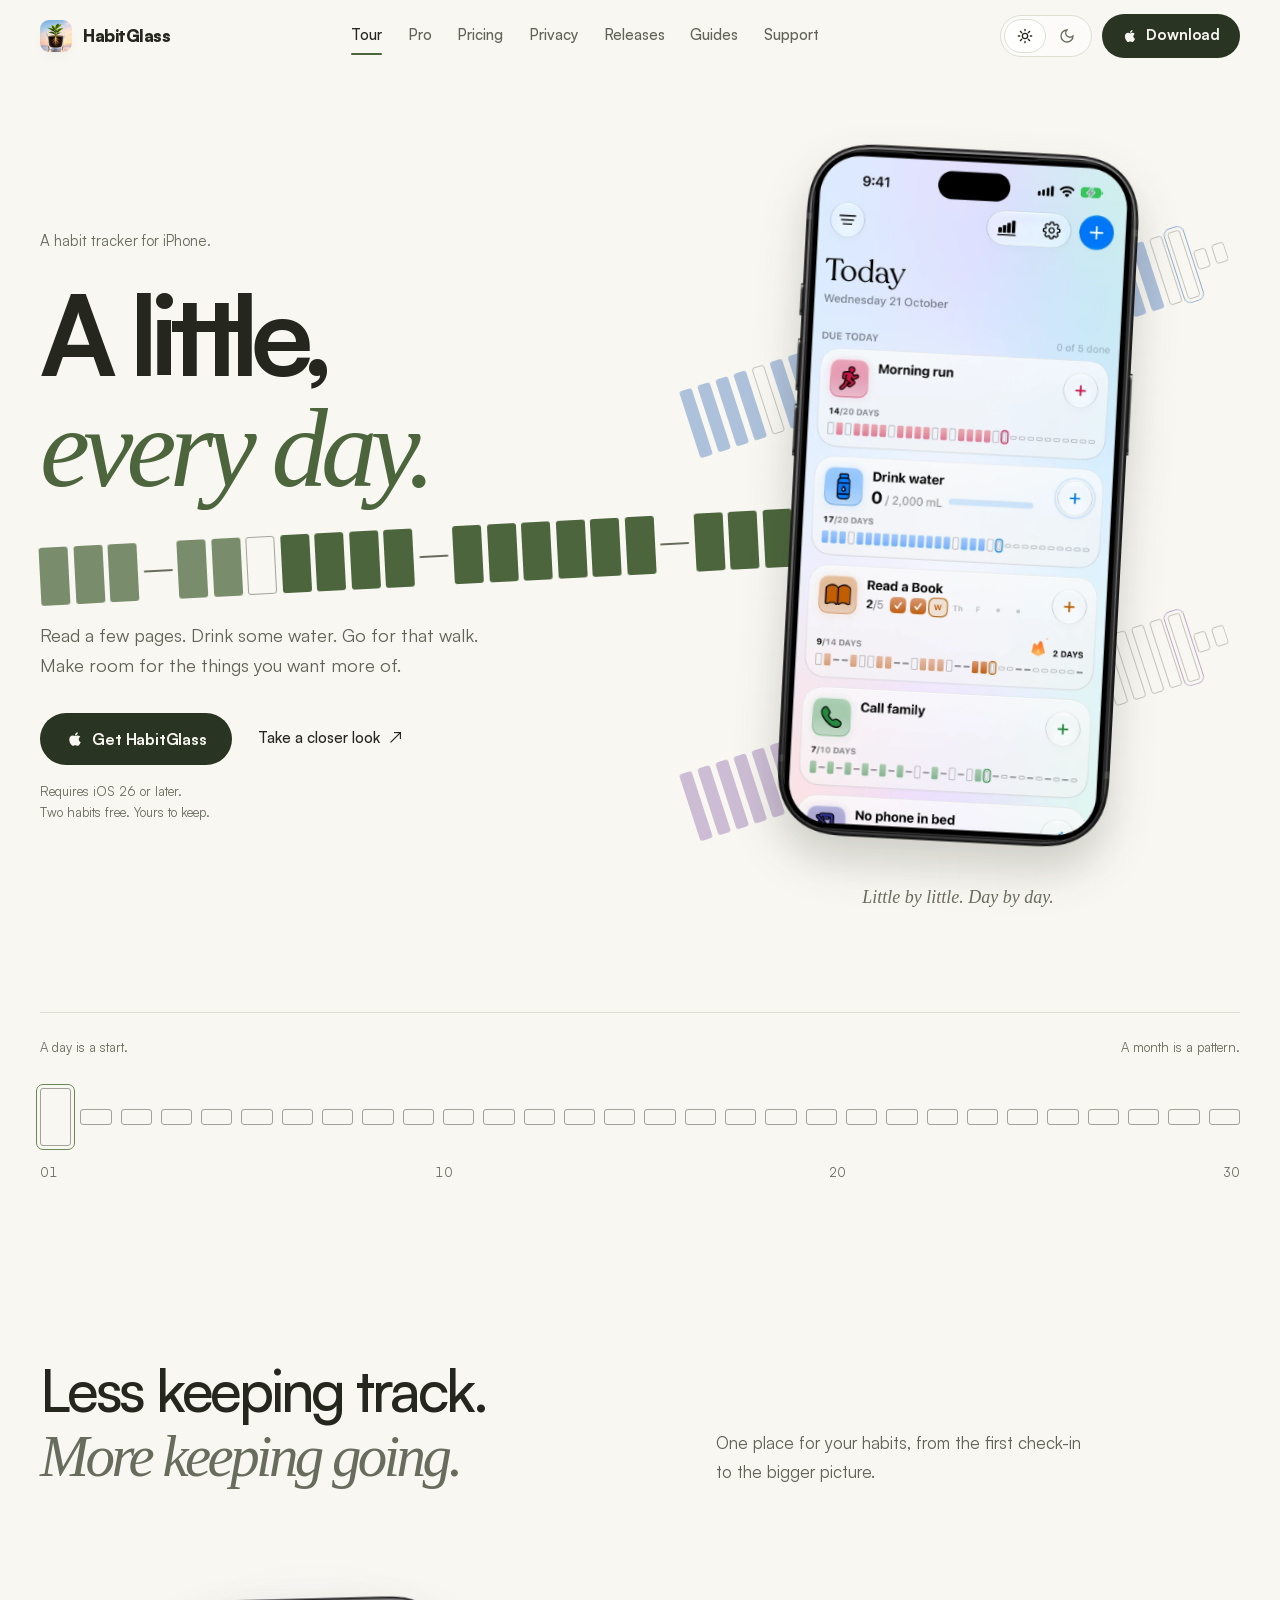
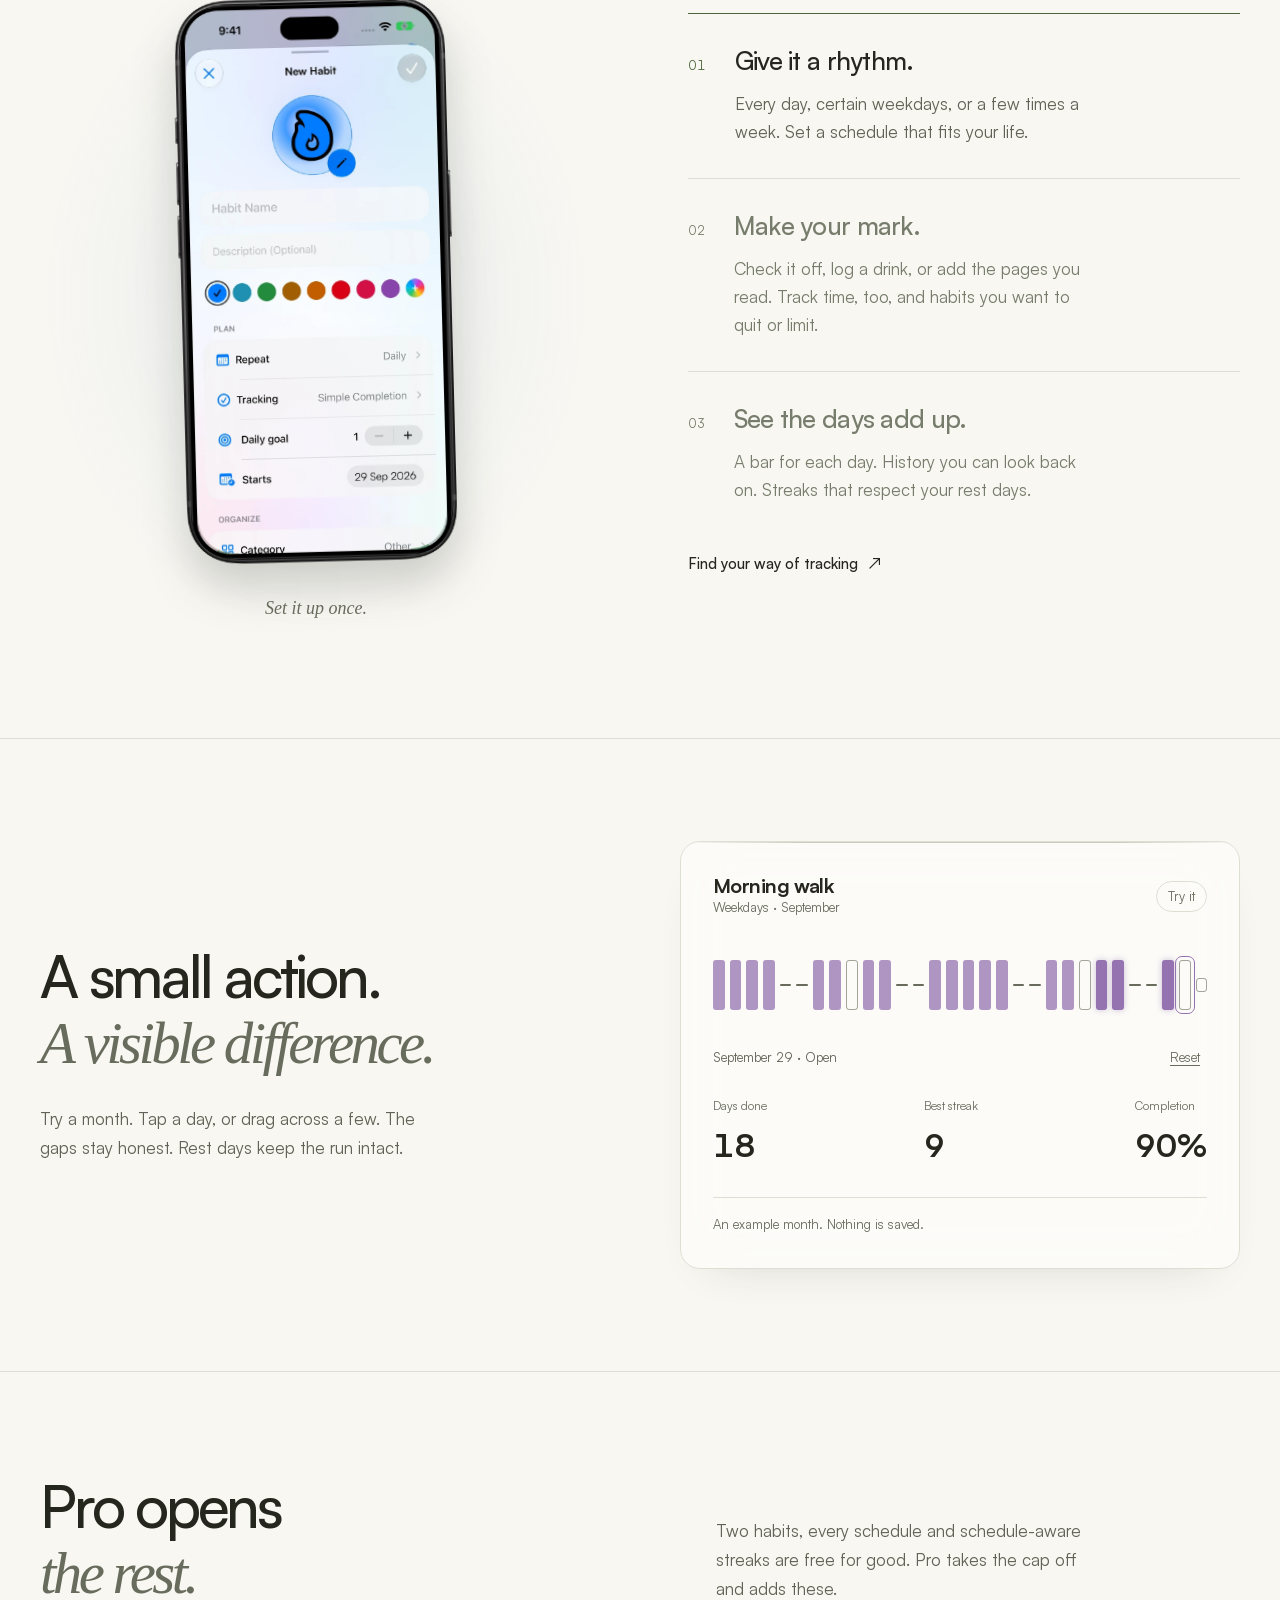
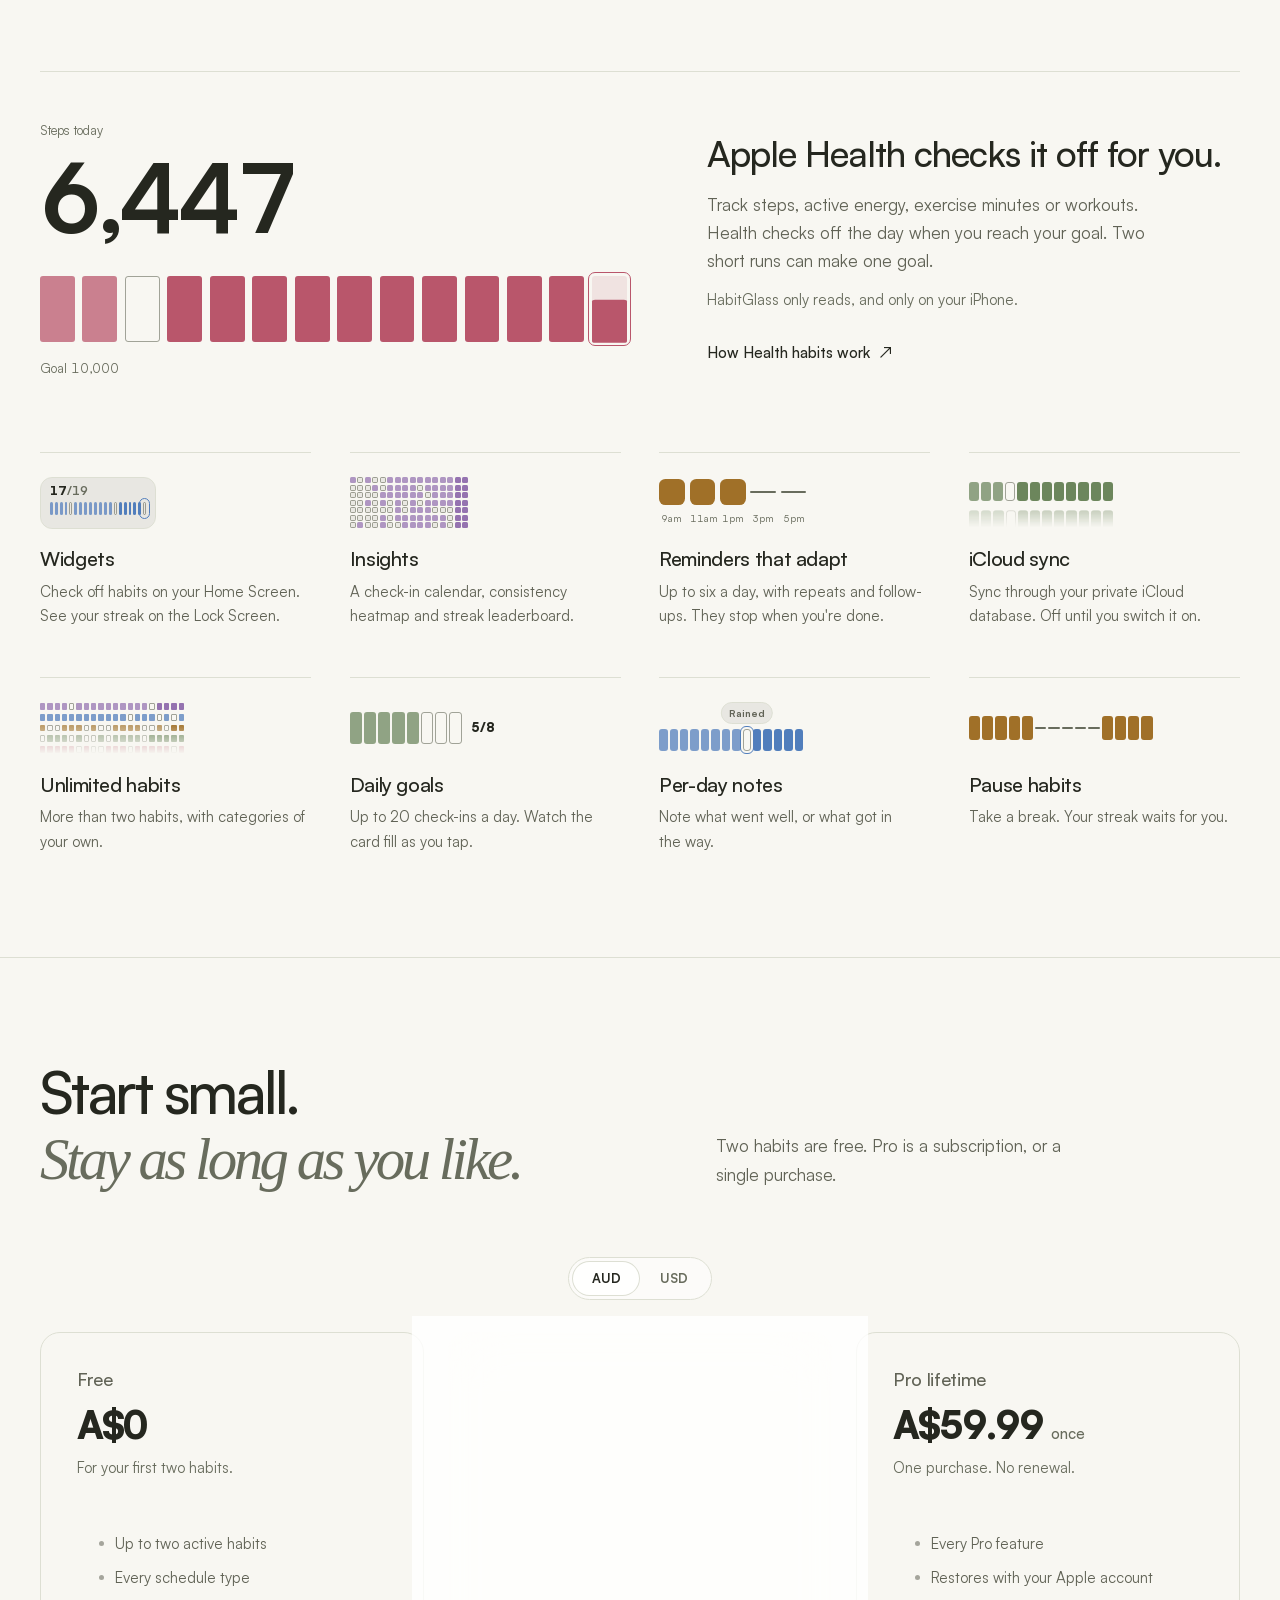
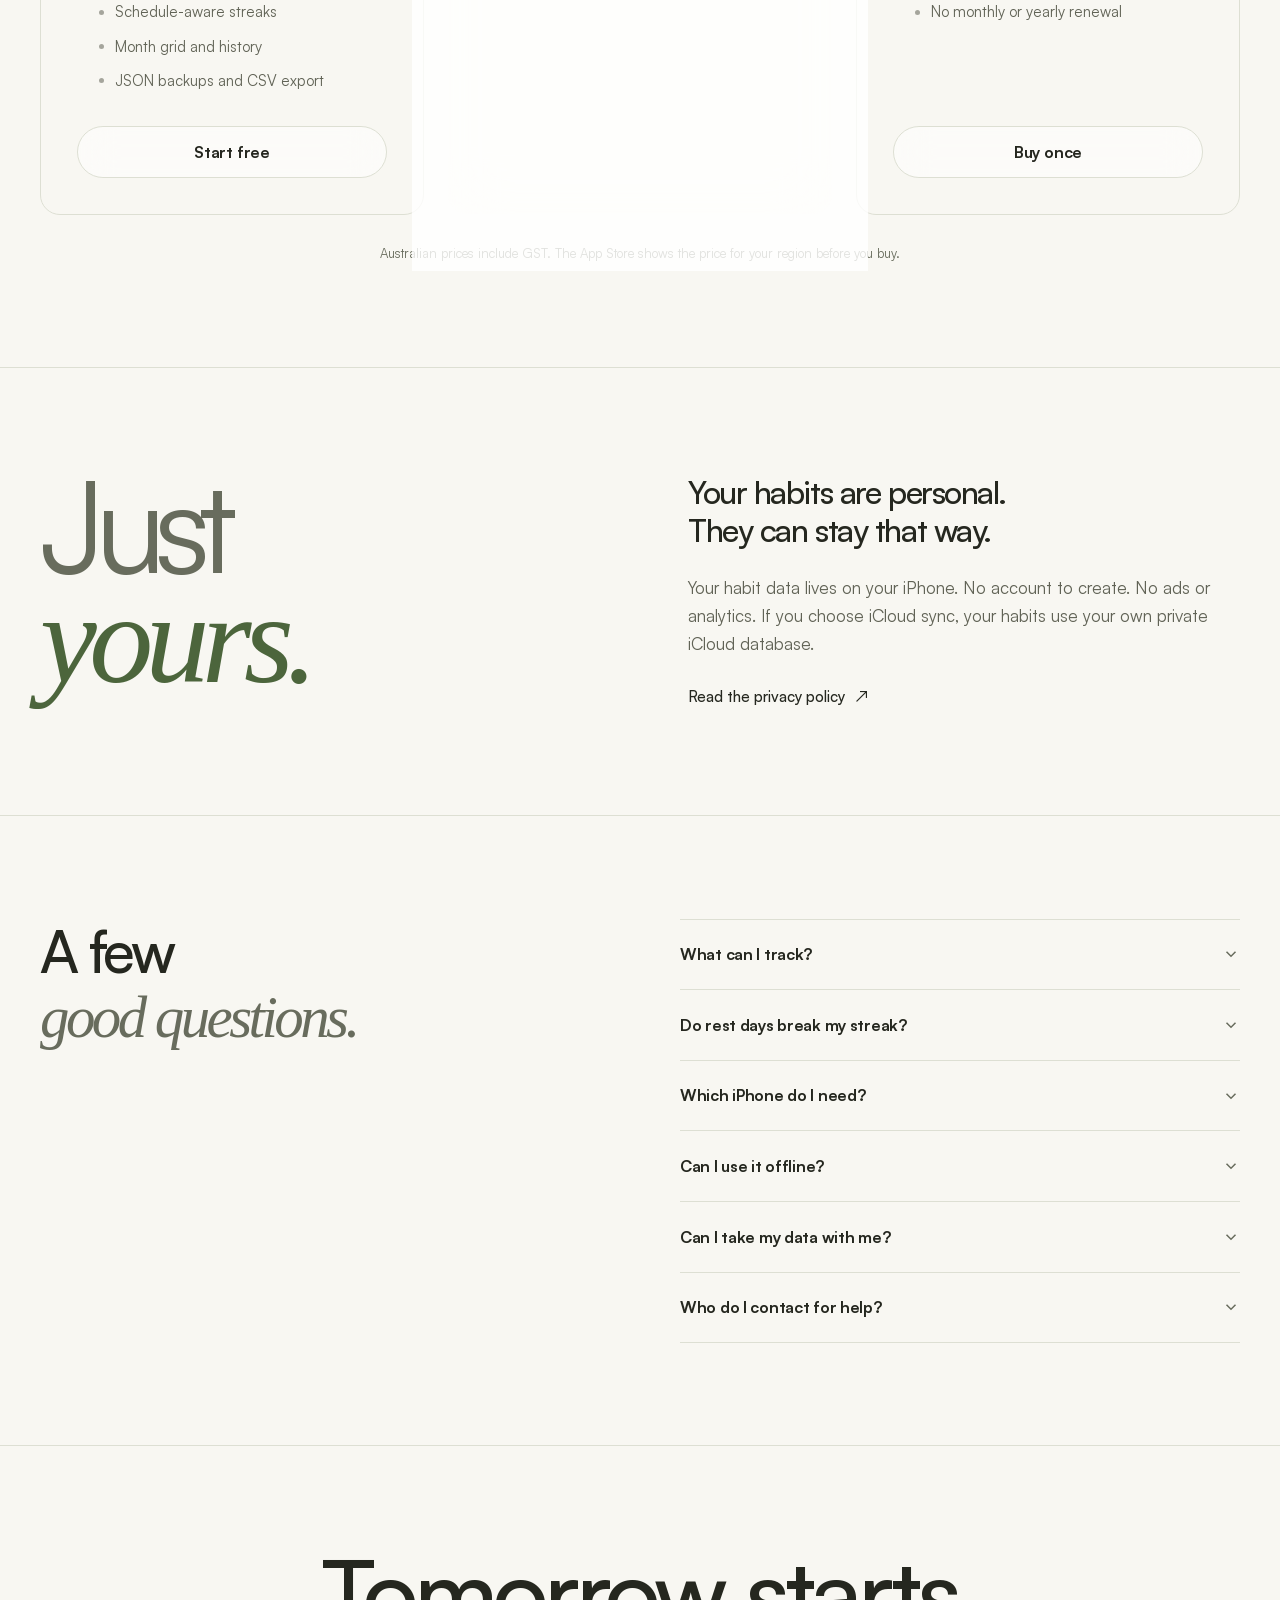
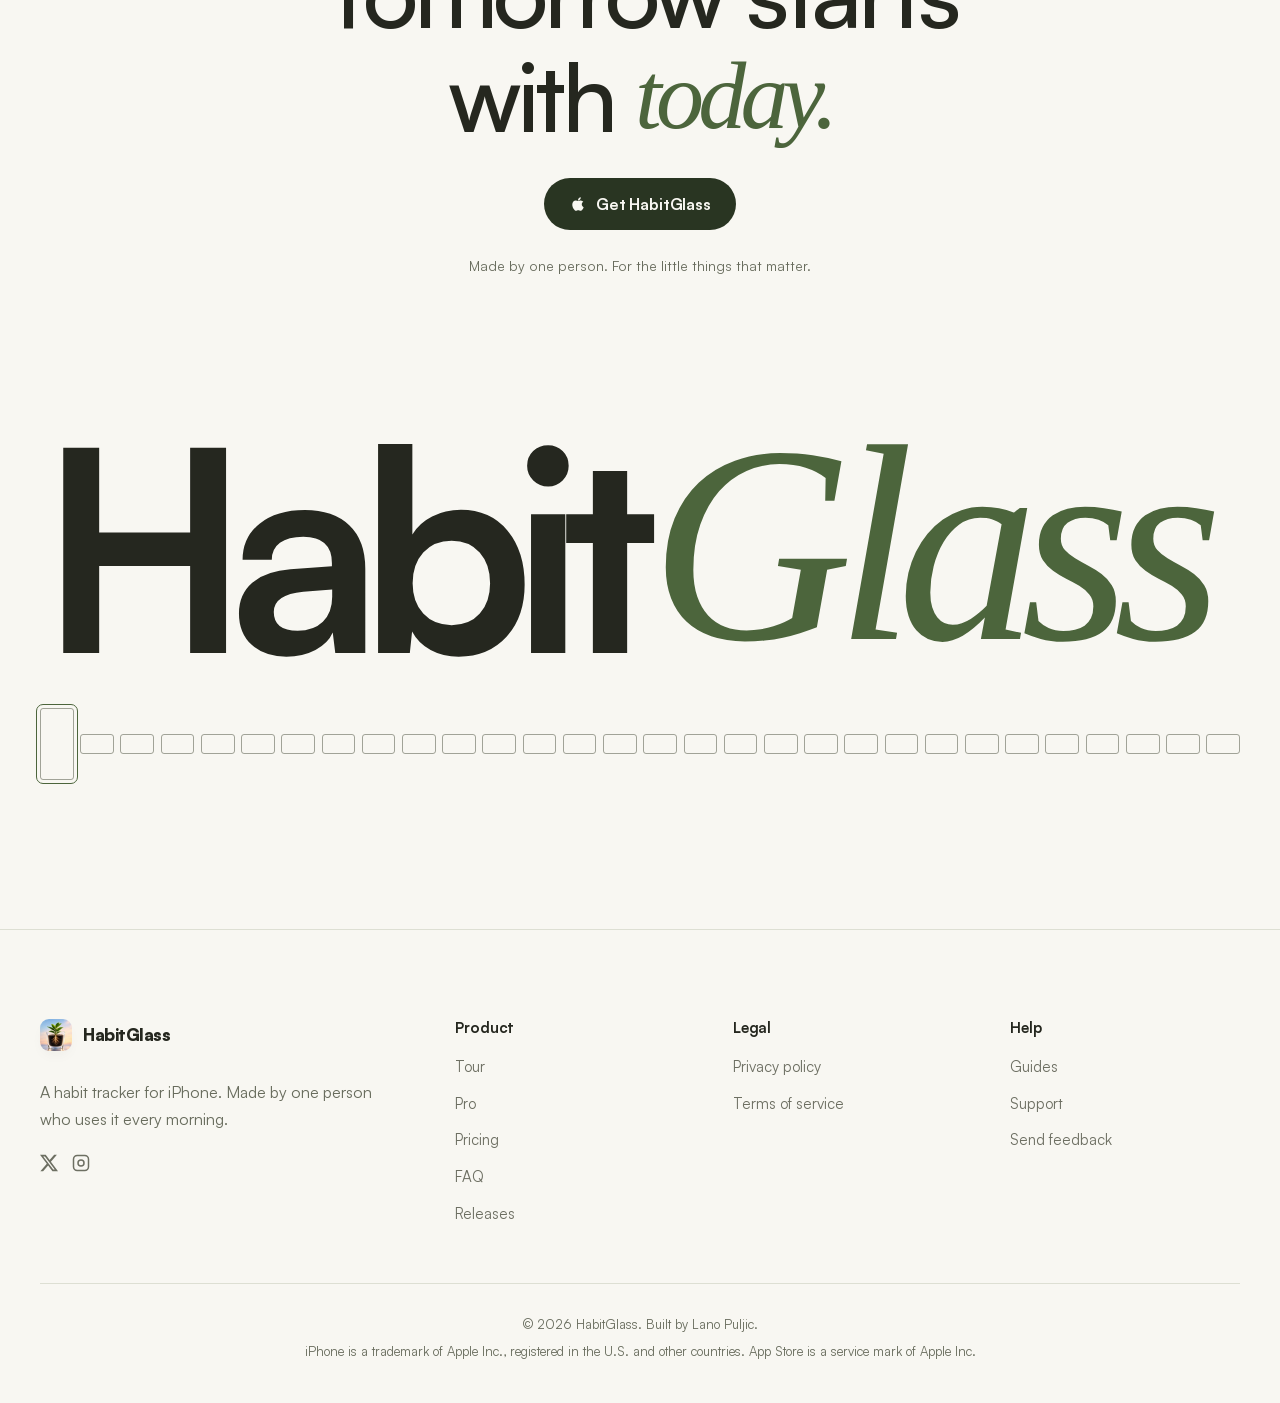
<file: index.html>
<!DOCTYPE html>
<html lang="en" data-theme="dark">
<head>
<meta charset="utf-8">
<meta name="viewport" content="width=device-width, initial-scale=1">
<meta name="theme-color" content="#07080c" media="(prefers-color-scheme: dark)">
<meta name="theme-color" content="#f8f7f2" media="(prefers-color-scheme: light)">
<title>HabitGlass: habit tracker for iPhone</title>
<meta name="description" content="A habit tracker for iPhone. Track water, reading, time and the things you want to do less. See your days add up. Two habits free, no account.">
<link rel="canonical" href="https://habitglass.info/">
<meta property="og:type" content="website">
<meta property="og:site_name" content="HabitGlass">
<meta property="og:title" content="HabitGlass: habit tracker for iPhone">
<meta property="og:description" content="A habit tracker for iPhone. See your days add up. Two habits free, no account.">
<meta property="og:url" content="https://habitglass.info/">
<meta property="og:image" content="https://habitglass.info/assets/og.jpg">
<meta property="og:image:width" content="1200">
<meta property="og:image:height" content="630">
<meta name="twitter:card" content="summary_large_image">
<meta name="twitter:site" content="@habitglass">
<meta name="apple-itunes-app" content="app-id=6807643942">
<meta name="apple-mobile-web-app-title" content="HabitGlass">
<link rel="icon" href="assets/favicon-32.png" sizes="32x32">
<link rel="apple-touch-icon" href="assets/apple-touch-icon.png">
<link rel="preload" href="assets/fonts/satoshi-900.woff2" as="font" type="font/woff2" crossorigin>
<link rel="stylesheet" href="assets/css/site.css">
<link rel="stylesheet" href="assets/css/landing.css">
<script>
  (function () {
    var t;
    try { t = localStorage.getItem('hg-theme'); } catch (e) {}
    if (t !== 'light' && t !== 'dark') t = matchMedia('(prefers-color-scheme: light)').matches ? 'light' : 'dark';
    document.documentElement.dataset.theme = t;
    document.documentElement.classList.add('js');
  })();
</script>
<script type="application/ld+json">
{"@context":"https://schema.org","@graph":[
{"@type":"WebSite","@id":"https://habitglass.info/#website","name":"HabitGlass","url":"https://habitglass.info/"},
{"@type":"MobileApplication","@id":"https://habitglass.info/#app","name":"HabitGlass","alternateName":["Habit Glass","Habit Tracker - HabitGlass"],"description":"A habit tracker for iPhone. Track water, reading, time and the things you want to do less. Two habits free, no account.","applicationCategory":"LifestyleApplication","operatingSystem":"iOS 26.0 or later","url":"https://habitglass.info/","downloadUrl":"https://apps.apple.com/us/app/habit-glass-habit-tracker/id6807643942","installUrl":"https://apps.apple.com/us/app/habit-glass-habit-tracker/id6807643942","image":"https://habitglass.info/assets/icon-512.png","screenshot":"https://habitglass.info/assets/shots/editorial-home-framed-light.webp","offers":{"@type":"Offer","price":"0","priceCurrency":"USD"},"author":{"@type":"Person","name":"Lano Puljic"},"sameAs":["https://apps.apple.com/us/app/habit-glass-habit-tracker/id6807643942","https://x.com/habitglass","https://www.instagram.com/habit_glass/"]}
]}
</script>
</head>
<body class="editorial">
<a class="skip-link" href="#main">Skip to content</a>
<svg width="0" height="0" style="position:absolute" aria-hidden="true" focusable="false">
  <defs>
    <symbol id="i-x" viewBox="0 0 24 24" fill="currentColor"><path d="M18.901 1.153h3.68l-8.04 9.19L24 22.846h-7.406l-5.8-7.584-6.638 7.584H.474l8.6-9.83L0 1.154h7.594l5.243 6.932ZM17.61 20.644h2.039L6.486 3.24H4.298Z"/></symbol>
    <symbol id="i-instagram" viewBox="0 0 24 24" fill="none" stroke="currentColor" stroke-width="2"><rect x="2" y="2" width="20" height="20" rx="5"/><circle cx="12" cy="12" r="4"/><path d="M17.5 6.5h.01"/></symbol>
    <symbol id="i-sun" viewBox="0 0 24 24" fill="none" stroke="currentColor" stroke-width="2" stroke-linecap="round"><circle cx="12" cy="12" r="4"/><path d="M12 2v2M12 20v2M5 5l2 2M17 17l2 2M2 12h2M20 12h2M5 19l2-2M17 7l2-2"/></symbol>
    <symbol id="i-moon" viewBox="0 0 24 24" fill="none" stroke="currentColor" stroke-width="2"><path d="M12 3a6 6 0 0 0 9 9 9 9 0 1 1-9-9Z"/></symbol>
    <symbol id="i-menu" viewBox="0 0 24 24" fill="none" stroke="currentColor" stroke-width="2" stroke-linecap="round"><path d="M4 7h16M4 12h16M4 17h16"/></symbol>
    <symbol id="i-close" viewBox="0 0 24 24" fill="none" stroke="currentColor" stroke-width="2"><path d="m6 6 12 12M6 18 18 6"/></symbol>
    <symbol id="i-arrow" viewBox="0 0 24 24" fill="none" stroke="currentColor" stroke-width="2" stroke-linecap="round" stroke-linejoin="round"><path d="M5 12h14m-6-7 7 7-7 7"/></symbol>
    <symbol id="i-chev" viewBox="0 0 24 24" fill="none" stroke="currentColor" stroke-width="2"><path d="m6 9 6 6 6-6"/></symbol>
    <symbol id="i-qr" viewBox="-2 -2 33 33" fill="currentColor"><path shape-rendering="crispEdges" d="M0 0h7v1H0zM9 0h3v1H9zM13 0h2v1H13zM17 0h3v1H17zM22 0h7v1H22zM0 1h1v1H0zM6 1h1v1H6zM10 1h1v1H10zM12 1h1v1H12zM15 1h3v1H15zM20 1h1v1H20zM22 1h1v1H22zM28 1h1v1H28zM0 2h1v1H0zM2 2h3v1H2zM6 2h1v1H6zM8 2h2v1H8zM11 2h2v1H11zM14 2h1v1H14zM20 2h1v1H20zM22 2h1v1H22zM24 2h3v1H24zM28 2h1v1H28zM0 3h1v1H0zM2 3h3v1H2zM6 3h1v1H6zM8 3h1v1H8zM10 3h1v1H10zM12 3h2v1H12zM15 3h3v1H15zM19 3h1v1H19zM22 3h1v1H22zM24 3h3v1H24zM28 3h1v1H28zM0 4h1v1H0zM2 4h3v1H2zM6 4h1v1H6zM8 4h2v1H8zM12 4h1v1H12zM14 4h1v1H14zM18 4h3v1H18zM22 4h1v1H22zM24 4h3v1H24zM28 4h1v1H28zM0 5h1v1H0zM6 5h1v1H6zM8 5h1v1H8zM14 5h2v1H14zM18 5h1v1H18zM20 5h1v1H20zM22 5h1v1H22zM28 5h1v1H28zM0 6h7v1H0zM8 6h1v1H8zM10 6h1v1H10zM12 6h1v1H12zM14 6h1v1H14zM16 6h1v1H16zM18 6h1v1H18zM20 6h1v1H20zM22 6h7v1H22zM8 7h1v1H8zM10 7h1v1H10zM12 7h1v1H12zM15 7h2v1H15zM19 7h2v1H19zM0 8h1v1H0zM2 8h5v1H2zM9 8h1v1H9zM12 8h2v1H12zM15 8h3v1H15zM19 8h1v1H19zM22 8h5v1H22zM3 9h1v1H3zM8 9h3v1H8zM14 9h1v1H14zM19 9h4v1H19zM24 9h1v1H24zM28 9h1v1H28zM0 10h4v1H0zM6 10h1v1H6zM8 10h1v1H8zM12 10h2v1H12zM15 10h1v1H15zM18 10h1v1H18zM20 10h1v1H20zM22 10h2v1H22zM5 11h1v1H5zM7 11h1v1H7zM9 11h4v1H9zM16 11h1v1H16zM18 11h2v1H18zM21 11h2v1H21zM24 11h2v1H24zM27 11h1v1H27zM1 12h4v1H1zM6 12h1v1H6zM10 12h3v1H10zM15 12h3v1H15zM23 12h1v1H23zM25 12h2v1H25zM0 13h1v1H0zM4 13h2v1H4zM8 13h2v1H8zM19 13h6v1H19zM28 13h1v1H28zM1 14h6v1H1zM8 14h1v1H8zM11 14h1v1H11zM15 14h2v1H15zM18 14h1v1H18zM21 14h1v1H21zM24 14h3v1H24zM2 15h2v1H2zM9 15h1v1H9zM11 15h1v1H11zM16 15h1v1H16zM18 15h3v1H18zM24 15h1v1H24zM27 15h1v1H27zM0 16h2v1H0zM6 16h1v1H6zM9 16h3v1H9zM15 16h5v1H15zM23 16h1v1H23zM25 16h2v1H25zM0 17h2v1H0zM3 17h1v1H3zM5 17h1v1H5zM7 17h1v1H7zM10 17h1v1H10zM12 17h2v1H12zM17 17h3v1H17zM22 17h3v1H22zM26 17h1v1H26zM28 17h1v1H28zM0 18h1v1H0zM2 18h1v1H2zM5 18h4v1H5zM10 18h1v1H10zM12 18h4v1H12zM17 18h1v1H17zM20 18h2v1H20zM24 18h1v1H24zM26 18h1v1H26zM0 19h1v1H0zM3 19h1v1H3zM5 19h1v1H5zM7 19h1v1H7zM9 19h1v1H9zM11 19h1v1H11zM13 19h1v1H13zM15 19h1v1H15zM20 19h2v1H20zM24 19h1v1H24zM27 19h1v1H27zM0 20h1v1H0zM4 20h5v1H4zM10 20h2v1H10zM14 20h4v1H14zM20 20h5v1H20zM26 20h3v1H26zM8 21h1v1H8zM10 21h1v1H10zM17 21h2v1H17zM20 21h1v1H20zM24 21h5v1H24zM0 22h7v1H0zM10 22h3v1H10zM15 22h1v1H15zM18 22h3v1H18zM22 22h1v1H22zM24 22h3v1H24zM0 23h1v1H0zM6 23h1v1H6zM8 23h2v1H8zM11 23h2v1H11zM14 23h2v1H14zM19 23h2v1H19zM24 23h1v1H24zM28 23h1v1H28zM0 24h1v1H0zM2 24h3v1H2zM6 24h1v1H6zM8 24h3v1H8zM16 24h2v1H16zM20 24h5v1H20zM26 24h1v1H26zM0 25h1v1H0zM2 25h3v1H2zM6 25h1v1H6zM8 25h1v1H8zM10 25h1v1H10zM12 25h3v1H12zM18 25h1v1H18zM23 25h1v1H23zM25 25h4v1H25zM0 26h1v1H0zM2 26h3v1H2zM6 26h1v1H6zM8 26h1v1H8zM12 26h4v1H12zM19 26h2v1H19zM22 26h6v1H22zM0 27h1v1H0zM6 27h1v1H6zM12 27h3v1H12zM16 27h1v1H16zM18 27h1v1H18zM20 27h2v1H20zM23 27h3v1H23zM27 27h1v1H27zM0 28h7v1H0zM8 28h1v1H8zM10 28h1v1H10zM13 28h7v1H13zM21 28h1v1H21zM24 28h1v1H24zM26 28h1v1H26z"/></symbol>
    <symbol id="i-apple" viewBox="0 0 24 24" fill="currentColor"><path d="M17.05 20.28c-.98.95-2.05.88-3.08.4-1.09-.5-2.08-.48-3.24 0-1.44.62-2.2.44-3.06-.4C2.79 15.25 3.51 7.59 9.05 7.31c1.35.07 2.29.74 3.08.8 1.18-.24 2.31-.93 3.57-.84 1.51.12 2.65.72 3.4 1.8-3.12 1.87-2.38 5.98.48 7.13-.57 1.5-1.31 2.99-2.54 4.09zM12.03 7.25c-.15-2.23 1.66-4.07 3.74-4.25.29 2.58-2.34 4.5-3.74 4.25z"/></symbol>
  </defs>
</svg>

<header class="site-head">
  <div class="shell">
    <div class="head-row">
      <a class="brand" href="/"><img class="brand-mark" src="assets/brand-mark.webp" alt="" width="32" height="32">HabitGlass</a>
      <nav class="nav" aria-label="Main navigation">
        <a href="#tour">Tour</a><a href="#features">Pro</a><a href="#pricing">Pricing</a><a href="#privacy">Privacy</a><a href="releases.html">Releases</a><a href="guides.html">Guides</a><a href="support.html">Support</a>
      </nav>
      <div class="head-actions">
        <div class="theme-toggle" role="group" aria-label="Appearance">
          <button type="button" data-set-theme="light" aria-pressed="false" title="Light appearance"><svg aria-hidden="true"><use href="#i-sun"/></svg><span class="sr-only">Light</span></button>
          <button type="button" data-set-theme="dark" aria-pressed="true" title="Dark appearance"><svg aria-hidden="true"><use href="#i-moon"/></svg><span class="sr-only">Dark</span></button>
        </div>
        <a class="btn btn-primary btn-sm" href="https://apps.apple.com/us/app/habit-glass-habit-tracker/id6807643942"><svg width="16" height="16" aria-hidden="true"><use href="#i-apple"/></svg>Download</a>
        <button class="menu-btn" type="button" data-menu-toggle aria-expanded="false" aria-controls="mobile-menu"><svg class="icon-open" aria-hidden="true"><use href="#i-menu"/></svg><svg class="icon-close" aria-hidden="true"><use href="#i-close"/></svg><span class="sr-only">Menu</span></button>
      </div>
    </div>
    <div class="mobile-menu glass" id="mobile-menu" hidden>
      <ul><li><a href="#tour">Tour</a></li><li><a href="#features">Pro</a></li><li><a href="#pricing">Pricing</a></li><li><a href="#privacy">Privacy</a></li><li><a href="releases.html">Releases</a></li><li><a href="guides.html">Guides</a></li><li><a href="support.html">Support</a></li></ul>
      <a class="btn btn-primary" href="https://apps.apple.com/us/app/habit-glass-habit-tracker/id6807643942"><svg width="18" height="18" aria-hidden="true"><use href="#i-apple"/></svg>Download</a>
    </div>
  </div>
</header>

<main id="main">
  <section class="hero editorial-hero shell">
    <div class="opening-copy">
      <p class="opening-note">A habit tracker for iPhone.</p>
      <h1>A little,<br><em>every day.</em></h1>
      <div class="opening-rhythm" aria-hidden="true">
        <div class="ribbon ribbon-lead"><div class="month" data-opening-days data-editorial-days="111-1101111-111111-11111111000" data-today="27" style="--c:var(--accent)"></div></div>
      </div>
      <p class="opening-lede">Read a few pages. Drink some water. Go for that walk.<br class="wide-only"> Make room for the things you want more of.</p>
      <div class="cta-row">
        <a class="btn btn-primary has-qr" href="https://apps.apple.com/us/app/habit-glass-habit-tracker/id6807643942"><svg width="18" height="18" aria-hidden="true"><use href="#i-apple"/></svg>Get HabitGlass<span class="store-qr" aria-hidden="true"><svg width="165" height="165"><use href="#i-qr"/></svg>Scan with your iPhone</span></a>
        <a class="quiet-link" href="#tour">Take a closer look <span aria-hidden="true">↗</span></a>
      </div>
      <p class="opening-small">Requires iOS 26 or later.<br>Two habits free. Yours to keep.</p>
    </div>
    <figure class="opening-art">
      <div class="ribbon ribbon-one" aria-hidden="true"><div class="month" data-opening-days data-editorial-days="111101111111011111111111110000" data-today="27" style="--c:var(--day-blue)"></div></div>
      <div class="ribbon ribbon-two" aria-hidden="true"><div class="month" data-opening-days data-editorial-days="111111111011111111111110000000" data-today="27" style="--c:var(--day-lilac)"></div></div>
      <div class="opening-phone">
        <picture data-shot="editorial-home-framed"><source media="(prefers-color-scheme: light)" srcset="assets/shots/editorial-home-framed-light.webp"><img src="assets/shots/editorial-home-framed-dark.webp" width="900" height="1840" fetchpriority="high" alt="HabitGlass Home, showing morning run, water, reading and family habits with a month of day bars."></picture>
      </div>
      <figcaption>Little by little. Day by day.</figcaption>
    </figure>
  </section>

  <section class="month-interlude shell" aria-label="A month of small steps">
    <div class="interlude-label"><span>A day is a start.</span><span>A month is a pattern.</span></div>
    <div class="month" data-editorial-days="111011111011111101111111111000" data-today="27" data-scrub="0.4" style="--c:var(--day-green)" aria-hidden="true"></div>
    <div class="interlude-scale" aria-hidden="true"><span>01</span><span>10</span><span>20</span><span>30</span></div>
  </section>

  <section id="tour" class="editorial-section shell">
    <div class="section-head editorial-heading reveal"><h2>Less keeping track.<br><em>More keeping going.</em></h2><p>One place for your habits, from the first check-in to the bigger picture.</p></div>
    <div class="product-story">
      <div class="story-screen reveal">
        <div class="story-stack">
          <picture data-shot="create-current-framed" data-step="0"><source media="(prefers-color-scheme: light)" srcset="assets/shots/create-current-framed-light.webp"><img src="assets/shots/create-current-framed-dark.webp" width="900" height="1840" loading="lazy" decoding="async" alt="New Habit, with a colour, a daily repeat, the tracking type and a daily goal."></picture>
          <picture data-shot="log-water-framed" data-step="1"><source media="(prefers-color-scheme: light)" srcset="assets/shots/log-water-framed-light.webp"><img src="assets/shots/log-water-framed-dark.webp" width="900" height="1840" loading="lazy" decoding="async" alt="Log Water, with 750 mL of a 2 L goal in the bottle and an Add 200 mL button."></picture>
          <picture data-shot="editorial-detail-framed" data-step="2"><source media="(prefers-color-scheme: light)" srcset="assets/shots/editorial-detail-framed-light.webp"><img src="assets/shots/editorial-detail-framed-dark.webp" width="900" height="1840" loading="lazy" decoding="async" alt="Drink water details with daily progress, a single stats card, consistency grid and history."></picture>
        </div>
        <p class="story-captions"><span data-step="0">Set it up once.</span><span data-step="1">A tap, a drink, a page.</span><span data-step="2">A little perspective goes a long way.</span></p>
      </div>
      <div class="story-copy">
        <article class="story-point reveal"><span class="story-number" aria-hidden="true">01</span><div><h3>Give it a rhythm.</h3><p>Every day, certain weekdays, or a few times a week. Set a schedule that fits your life.</p></div></article>
        <article class="story-point reveal"><span class="story-number" aria-hidden="true">02</span><div><h3>Make your mark.</h3><p>Check it off, log a drink, or add the pages you read. Track time, too, and habits you want to quit or limit.</p></div></article>
        <article class="story-point reveal"><span class="story-number" aria-hidden="true">03</span><div><h3>See the days add up.</h3><p>A bar for each day. History you can look back on. Streaks that respect your rest days.</p></div></article>
        <a class="quiet-link reveal" href="guides.html">Find your way of tracking <span aria-hidden="true">↗</span></a>
      </div>
    </div>
  </section>

  <section class="editorial-section playground-section">
    <div class="shell playground">
      <div class="section-head editorial-heading reveal"><h2>A small action.<br><em>A visible difference.</em></h2><p>Try a month. Tap a day, or drag across a few. The gaps stay honest. Rest days keep the run intact.</p></div>
      <div class="month-card glass reveal" style="--c:var(--day-lilac)">
        <div class="sample-heading"><div><h3>Morning walk</h3><p>Weekdays · September</p></div><span class="sample-label">Try it</span></div>
        <div class="month field" data-field data-seed="1111--11011--11111--11011--100" data-today="29" data-first="1" role="group" aria-label="Try marking days for a weekday habit in September"></div>
        <div class="sample-feedback" data-month-feedback hidden><p data-day-status role="status" aria-atomic="true"></p><button class="sample-reset" type="button" data-month-reset>Reset<span class="sr-only"> example month</span></button></div>
        <dl class="sample-stats"><div><dt>Days done</dt><dd data-out="days">18</dd></div><div><dt>Best streak</dt><dd data-out="best">8</dd></div><div><dt>Completion</dt><dd data-out="rate">90%</dd></div></dl>
        <p class="sample-footnote">An example month. Nothing is saved.</p>
      </div>
    </div>
  </section>

  <section id="features" class="editorial-section shell">
    <div class="section-head editorial-heading reveal"><h2>Pro opens<br><em>the rest.</em></h2><p>Two habits, every schedule and schedule-aware streaks are free for good. Pro takes the cap off and adds these.</p></div>
    <article class="health-lead" style="--tint:var(--day-pink)" data-health-demo>
      <div class="health-demo reveal" aria-hidden="true">
        <p class="health-label">Steps today</p>
        <p class="health-count" data-steps>10,000</p>
        <div class="month" data-health-days></div>
        <p class="health-note"><span>Goal 10,000</span><span data-health-done>Checked off by Apple Health</span></p>
      </div>
      <div class="health-copy reveal" style="--delay:80ms">
        <h3>Apple Health checks it off for you.</h3>
        <p>Track steps, active energy, exercise minutes or workouts. Health checks off the day when you reach your goal. Two short runs can make one goal.</p>
        <p>HabitGlass only reads, and only on your iPhone.</p>
        <a class="quiet-link" href="guides.html#health">How Health habits work <span aria-hidden="true">↗</span></a>
      </div>
    </article>
    <ul class="perks">
      <li class="reveal" style="--tint:var(--day-blue)"><div class="mini" data-mini="widget" aria-hidden="true"></div><h3>Widgets</h3><p>Check off habits on your Home Screen. See your streak on the Lock Screen.</p></li>
      <li class="reveal" style="--tint:var(--day-lilac);--delay:60ms"><div class="mini" data-mini="insights" aria-hidden="true"></div><h3>Insights</h3><p>A check-in calendar, consistency heatmap and streak leaderboard.</p></li>
      <li class="reveal" style="--tint:var(--day-amber);--delay:120ms"><div class="mini" data-mini="reminders" aria-hidden="true"></div><h3>Reminders that adapt</h3><p>Up to six a day, with repeats and follow-ups. They stop when you're done.</p></li>
      <li class="reveal" style="--tint:var(--day-green);--delay:180ms"><div class="mini" data-mini="sync" aria-hidden="true"></div><h3>iCloud sync</h3><p>Sync through your private iCloud database. Off until you switch it on.</p></li>
      <li class="reveal" style="--tint:var(--day-lilac)"><div class="mini" data-mini="unlimited" aria-hidden="true"></div><h3>Unlimited habits</h3><p>More than two habits, with categories of your own.</p></li>
      <li class="reveal" style="--tint:var(--day-green);--delay:60ms"><div class="mini" data-mini="goals" aria-hidden="true"></div><h3>Daily goals</h3><p>Up to 20 check-ins a day. Watch the card fill as you tap.</p></li>
      <li class="reveal" style="--tint:var(--day-blue);--delay:120ms"><div class="mini" data-mini="notes" aria-hidden="true"></div><h3>Per-day notes</h3><p>Note what went well, or what got in the way.</p></li>
      <li class="reveal" style="--tint:var(--day-amber);--delay:180ms"><div class="mini" data-mini="pause" aria-hidden="true"></div><h3>Pause habits</h3><p>Take a break. Your streak waits for you.</p></li>
    </ul>
  </section>

  <section id="pricing" class="editorial-section shell">
    <div class="section-head editorial-heading reveal"><h2>Start small.<br><em>Stay as long as you like.</em></h2><p>Two habits are free. Pro is a subscription, or a single purchase.</p></div>
    <div class="currency-row reveal"><div class="currency" role="group" aria-label="Currency"><button type="button" data-currency="aud" aria-pressed="true">AUD</button><button type="button" data-currency="usd" aria-pressed="false">USD</button></div></div>
    <div class="plans">
      <div class="plan reveal">
        <h3 class="plan-name">Free</h3>
        <p class="plan-price"><span data-price data-aud="A$0" data-usd="US$0">A$0</span></p>
        <p class="plan-sub">For your first two habits.</p>
        <ul class="dots">
          <li>Up to two active habits</li>
          <li>Every schedule type</li>
          <li>Schedule-aware streaks</li>
          <li>Month grid and history</li>
          <li>JSON backups and CSV export</li>
        </ul>
        <a class="btn btn-ghost plan-action" href="https://apps.apple.com/us/app/habit-glass-habit-tracker/id6807643942">Start free</a>
      </div>
      <div class="plan plan-featured glass reveal" style="--delay:80ms">
        <h3 class="plan-name">Pro yearly</h3>
        <p class="plan-price"><span data-price data-aud="A$17.99" data-usd="US$9.99">A$17.99</span><small>/ year</small></p>
        <p class="plan-sub">Or <span data-price data-aud="A$2.99" data-usd="US$1.99">A$2.99</span> a month.</p>
        <ul class="dots">
          <li>Unlimited habits and categories</li>
          <li>Widgets and Apple Health</li>
          <li>Insights, reminders and iCloud sync</li>
          <li>Per-day notes and habit pauses</li>
        </ul>
        <a class="btn btn-primary plan-action" href="https://apps.apple.com/us/app/habit-glass-habit-tracker/id6807643942">Get Pro</a>
      </div>
      <div class="plan reveal" style="--delay:160ms">
        <h3 class="plan-name">Pro lifetime</h3>
        <p class="plan-price"><span data-price data-aud="A$59.99" data-usd="US$39.99">A$59.99</span><small>once</small></p>
        <p class="plan-sub">One purchase. No renewal.</p>
        <ul class="dots">
          <li>Every Pro feature</li>
          <li>Restores with your Apple account</li>
          <li>No monthly or yearly renewal</li>
        </ul>
        <a class="btn btn-ghost plan-action" href="https://apps.apple.com/us/app/habit-glass-habit-tracker/id6807643942">Buy once</a>
      </div>
    </div>
    <p class="pricing-note" data-price-note>Australian prices include GST. The App Store shows the price for your region before you buy.</p>
  </section>

  <section id="privacy" class="editorial-section shell privacy-note">
    <div class="privacy-type reveal" aria-hidden="true">Just<br><em>yours.</em></div>
    <div class="reveal"><h2>Your habits are personal.<br>They can stay that way.</h2><p>Your habit data lives on your iPhone. No account to create. No ads or analytics. If you choose iCloud sync, your habits use your own private iCloud database.</p><a class="quiet-link" href="privacy.html">Read the privacy policy <span aria-hidden="true">↗</span></a></div>
  </section>

  <section id="faq" class="editorial-section shell questions">
    <div class="section-head editorial-heading reveal"><h2>A few<br><em>good questions.</em></h2></div>
    <div class="faq">
      <details class="reveal"><summary>What can I track?<svg class="chev" aria-hidden="true"><use href="#i-chev"/></svg></summary><div class="answer">Simple check-ins, water, reading, time, habits you want to quit, and habits you want to limit. Apple Health tracking is part of Pro. <a class="inline-link" href="guides.html">Read the guides</a>.</div></details>
      <details class="reveal"><summary>Do rest days break my streak?<svg class="chev" aria-hidden="true"><use href="#i-chev"/></svg></summary><div class="answer">No. Streaks follow each habit's schedule. A day you weren't meant to do the habit doesn't count against you.</div></details>
      <details class="reveal"><summary>Which iPhone do I need?<svg class="chev" aria-hidden="true"><use href="#i-chev"/></svg></summary><div class="answer">An iPhone running iOS 26 or later.</div></details>
      <details class="reveal"><summary>Can I use it offline?<svg class="chev" aria-hidden="true"><use href="#i-chev"/></svg></summary><div class="answer">Yes. Track habits and browse your history offline. Purchases and optional iCloud sync need an internet connection.</div></details>
      <details class="reveal"><summary>Can I take my data with me?<svg class="chev" aria-hidden="true"><use href="#i-chev"/></svg></summary><div class="answer">Yes. Export a JSON backup, restore it later, or export CSV for a spreadsheet. These are available on Free, too.</div></details>
      <details class="reveal"><summary>Who do I contact for help?<svg class="chev" aria-hidden="true"><use href="#i-chev"/></svg></summary><div class="answer">Me, directly: <a class="inline-link" href="mailto:support@habitglass.info">support@habitglass.info</a>. Or start with the <a class="inline-link" href="support.html">support page</a>.</div></details>
    </div>
  </section>

  <section class="editorial-section shell editorial-closer">
    <div class="section-head reveal"><h2>Tomorrow starts<br>with <em>today.</em></h2></div>
    <a class="btn btn-primary has-qr reveal" href="https://apps.apple.com/us/app/habit-glass-habit-tracker/id6807643942"><svg width="18" height="18" aria-hidden="true"><use href="#i-apple"/></svg>Get HabitGlass<span class="store-qr" aria-hidden="true"><svg width="165" height="165"><use href="#i-qr"/></svg>Scan with your iPhone</span></a>
    <p class="reveal">Made by one person. For the little things that matter.</p>
    <div class="closer-mark" aria-hidden="true">
      <div class="wordmark">Habit<em>Glass</em></div>
      <div class="month" data-finale data-editorial-days="111111111111111111111111111111" data-today="29" data-scrub="0.55" style="--c:var(--accent)"></div>
    </div>
  </section>
</main>

<footer class="site-foot">
  <div class="shell">
    <div class="foot-grid">
      <div><a class="brand" href="/"><img class="brand-mark" src="assets/brand-mark.webp" alt="" width="32" height="32">HabitGlass</a><p class="foot-blurb">A habit tracker for iPhone. Made by one person who uses it every morning.</p><div class="foot-social"><a href="https://x.com/habitglass" aria-label="HabitGlass on X"><svg width="18" height="18" aria-hidden="true"><use href="#i-x"/></svg></a><a href="https://www.instagram.com/habit_glass/" aria-label="HabitGlass on Instagram"><svg width="18" height="18" aria-hidden="true"><use href="#i-instagram"/></svg></a></div></div>
      <div class="foot-col"><h2>Product</h2><ul><li><a href="#tour">Tour</a></li><li><a href="#features">Pro</a></li><li><a href="#pricing">Pricing</a></li><li><a href="#faq">FAQ</a></li><li><a href="releases.html">Releases</a></li></ul></div>
      <div class="foot-col"><h2>Legal</h2><ul><li><a href="privacy.html">Privacy policy</a></li><li><a href="terms.html">Terms of service</a></li></ul></div>
      <div class="foot-col"><h2>Help</h2><ul><li><a href="guides.html">Guides</a></li><li><a href="support.html">Support</a></li><li><a href="mailto:feedback@habitglass.info?subject=HabitGlass%20feedback">Send feedback</a></li></ul></div>
    </div>
    <div class="foot-base"><span>&copy; <span data-year>2026</span> HabitGlass. Built by Lano Puljic.</span><span>iPhone is a trademark of Apple Inc., registered in the U.S. and other countries. App Store is a service mark of Apple Inc.</span></div>
  </div>
</footer>
<script src="assets/js/site.js" defer></script>
</body>
</html>
</file>
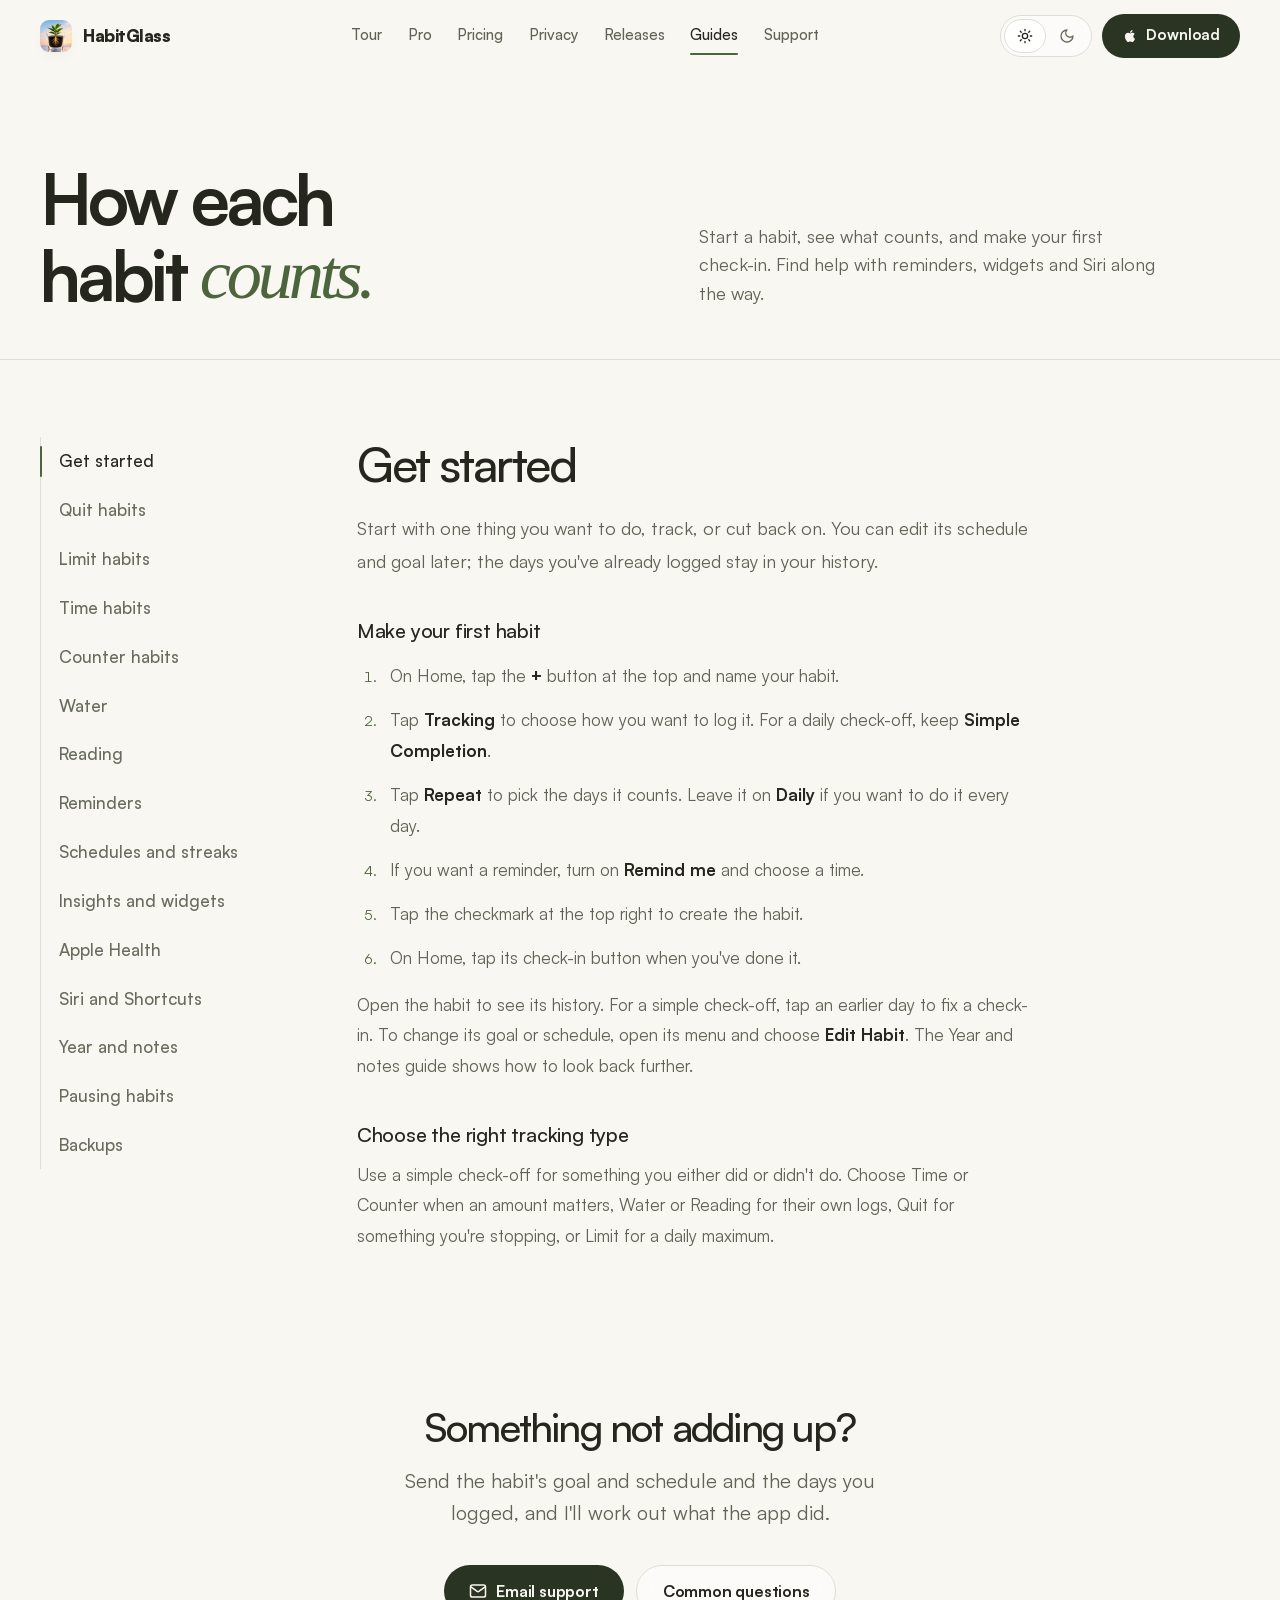
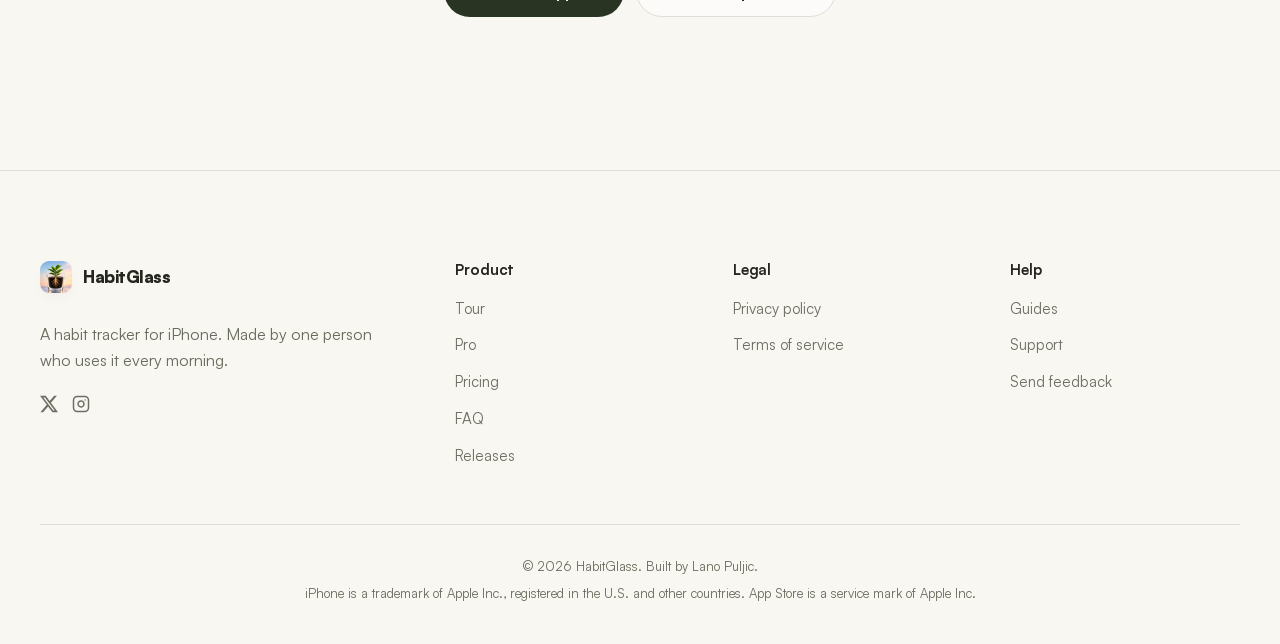
<file: guides.html>
<!DOCTYPE html>
<html lang="en" data-theme="dark">
<head>
<meta charset="utf-8">
<meta name="viewport" content="width=device-width, initial-scale=1">
<title>Guides — HabitGlass</title>
<meta name="description" content="Learn how HabitGlass counts habits, tracks yearly history and notes, pauses routines, restores backups, uses Apple Health, and works with Siri and Shortcuts.">
<link rel="canonical" href="https://habitglass.info/guides.html">
<meta name="theme-color" content="#07080c" media="(prefers-color-scheme: dark)">
<meta name="theme-color" content="#f8f7f2" media="(prefers-color-scheme: light)">
<meta property="og:type" content="article">
<meta property="og:site_name" content="HabitGlass">
<meta property="og:title" content="Guides — HabitGlass">
<meta property="og:description" content="Learn how HabitGlass counts habits, tracks yearly history and notes, pauses routines, restores backups, uses Apple Health, and works with Siri and Shortcuts.">
<meta property="og:url" content="https://habitglass.info/guides.html">
<meta property="og:image" content="https://habitglass.info/assets/og.jpg">
<meta property="og:image:width" content="1200">
<meta property="og:image:height" content="630">
<meta name="twitter:card" content="summary_large_image">
<meta name="twitter:site" content="@habitglass">
<link rel="icon" href="assets/icon-512.png" sizes="512x512">
<link rel="icon" href="assets/favicon-32.png" sizes="32x32">
<link rel="apple-touch-icon" href="assets/apple-touch-icon.png">
<link rel="preload" href="assets/fonts/satoshi-900.woff2" as="font" type="font/woff2" crossorigin>
<link rel="preload" href="assets/fonts/satoshi-400.woff2" as="font" type="font/woff2" crossorigin>
<link rel="stylesheet" href="assets/css/site.css">
<script>
  (function () {
    var t;
    try { t = localStorage.getItem('hg-theme'); } catch (e) {}
    if (t !== 'light' && t !== 'dark') {
      t = window.matchMedia('(prefers-color-scheme: light)').matches ? 'light' : 'dark';
    }
    document.documentElement.dataset.theme = t;
    document.documentElement.classList.add('js');
  })();
</script>
</head>
<body>
<a class="skip-link" href="#main">Skip to content</a>

<svg width="0" height="0" style="position:absolute" aria-hidden="true" focusable="false">
  <defs>
    <symbol id="i-sun" viewBox="0 0 24 24" fill="none" stroke="currentColor" stroke-width="2" stroke-linecap="round" stroke-linejoin="round"><circle cx="12" cy="12" r="4"/><path d="M12 2v2M12 20v2M4.93 4.93l1.41 1.41M17.66 17.66l1.41 1.41M2 12h2M20 12h2M6.34 17.66l-1.41 1.41M19.07 4.93l-1.41 1.41"/></symbol>
    <symbol id="i-moon" viewBox="0 0 24 24" fill="none" stroke="currentColor" stroke-width="2" stroke-linecap="round" stroke-linejoin="round"><path d="M12 3a6 6 0 0 0 9 9 9 9 0 1 1-9-9Z"/></symbol>
    <symbol id="i-chev" viewBox="0 0 24 24" fill="none" stroke="currentColor" stroke-width="2.2" stroke-linecap="round" stroke-linejoin="round"><path d="m6 9 6 6 6-6"/></symbol>
    <symbol id="i-mail" viewBox="0 0 24 24" fill="none" stroke="currentColor" stroke-width="2" stroke-linecap="round" stroke-linejoin="round"><rect x="2" y="4" width="20" height="16" rx="2.5"/><path d="m2.5 6.5 8.4 6a2 2 0 0 0 2.2 0l8.4-6"/></symbol>
    <symbol id="i-sparkle" viewBox="0 0 24 24" fill="none" stroke="currentColor" stroke-width="2" stroke-linecap="round" stroke-linejoin="round"><path d="m12 3-1.9 5.8a2 2 0 0 1-1.3 1.3L3 12l5.8 1.9a2 2 0 0 1 1.3 1.3L12 21l1.9-5.8a2 2 0 0 1 1.3-1.3L21 12l-5.8-1.9a2 2 0 0 1-1.3-1.3Z"/></symbol>
    <symbol id="i-card" viewBox="0 0 24 24" fill="none" stroke="currentColor" stroke-width="2" stroke-linecap="round" stroke-linejoin="round"><rect x="2" y="5" width="20" height="14" rx="2.5"/><path d="M2 10h20"/></symbol>
    <symbol id="i-apple" viewBox="0 0 24 24" fill="currentColor"><path d="M17.05 20.28c-.98.95-2.05.88-3.08.4-1.09-.5-2.08-.48-3.24 0-1.44.62-2.2.44-3.06-.4C2.79 15.25 3.51 7.59 9.05 7.31c1.35.07 2.29.74 3.08.8 1.18-.24 2.31-.93 3.57-.84 1.51.12 2.65.72 3.4 1.8-3.12 1.87-2.38 5.98.48 7.13-.57 1.5-1.31 2.99-2.54 4.09zM12.03 7.25c-.15-2.23 1.66-4.07 3.74-4.25.29 2.58-2.34 4.5-3.74 4.25z"/></symbol>
    <symbol id="i-close" viewBox="0 0 24 24" fill="none" stroke="currentColor" stroke-width="2" stroke-linecap="round"><path d="M18 6 6 18M6 6l12 12"/></symbol>
    <symbol id="i-instagram" viewBox="0 0 24 24" fill="none" stroke="currentColor" stroke-width="2" stroke-linecap="round" stroke-linejoin="round"><rect x="2" y="2" width="20" height="20" rx="5"/><path d="M16 11.37A4 4 0 1 1 12.63 8 4 4 0 0 1 16 11.37z"/><line x1="17.5" y1="6.5" x2="17.51" y2="6.5"/></symbol>
    <symbol id="i-menu" viewBox="0 0 24 24" fill="none" stroke="currentColor" stroke-width="2" stroke-linecap="round"><path d="M4 7h16M4 12h16M4 17h16"/></symbol>
    <symbol id="i-x" viewBox="0 0 24 24" fill="currentColor"><path d="M18.901 1.153h3.68l-8.04 9.19L24 22.846h-7.406l-5.8-7.584-6.638 7.584H.474l8.6-9.83L0 1.154h7.594l5.243 6.932ZM17.61 20.644h2.039L6.486 3.24H4.298Z"/></symbol>
  </defs>
</svg>

<header class="site-head">
  <div class="shell">
    <div class="head-row">
      <a class="brand" href="index.html">
        <img class="brand-mark" src="assets/brand-mark.webp" alt="" width="32" height="32">
        HabitGlass
      </a>

      <nav class="nav" aria-label="Primary">
        <a href="index.html#tour">Tour</a>
        <a href="index.html#features">Pro</a>
        <a href="index.html#pricing">Pricing</a>
        <a href="index.html#privacy">Privacy</a>
        <a href="releases.html">Releases</a>
        <a href="guides.html" aria-current="page">Guides</a>
        <a href="support.html">Support</a>
      </nav>

      <div class="head-actions">
        <div class="theme-toggle" role="group" aria-label="Appearance">
          <button type="button" data-set-theme="light" aria-pressed="false" title="Light appearance">
            <svg aria-hidden="true"><use href="#i-sun"/></svg>
            <span class="sr-only">Light</span>
          </button>
          <button type="button" data-set-theme="dark" aria-pressed="true" title="Dark appearance">
            <svg aria-hidden="true"><use href="#i-moon"/></svg>
            <span class="sr-only">Dark</span>
          </button>
        </div>
        <a class="btn btn-primary btn-sm" href="https://apps.apple.com/us/app/habit-glass-habit-tracker/id6807643942">
          <svg width="16" height="16" aria-hidden="true"><use href="#i-apple"/></svg>
          Download
        </a>
        <button class="menu-btn" type="button" data-menu-toggle aria-expanded="false" aria-controls="mobile-menu">
          <svg class="icon-open" aria-hidden="true"><use href="#i-menu"/></svg>
          <svg class="icon-close" aria-hidden="true"><use href="#i-close"/></svg>
          <span class="sr-only">Menu</span>
        </button>
      </div>
    </div>

    <div class="mobile-menu glass" id="mobile-menu" hidden>
      <ul>
        <li><a href="index.html#tour">Tour</a></li>
        <li><a href="index.html#features">Pro</a></li>
        <li><a href="index.html#pricing">Pricing</a></li>
        <li><a href="index.html#privacy">Privacy</a></li>
        <li><a href="releases.html">Releases</a></li>
        <li><a href="guides.html" aria-current="page">Guides</a></li>
        <li><a href="support.html">Support</a></li>
      </ul>
      <a class="btn btn-primary" href="https://apps.apple.com/us/app/habit-glass-habit-tracker/id6807643942">
        <svg width="18" height="18" aria-hidden="true"><use href="#i-apple"/></svg>
        Download
      </a>
    </div>
  </div>
</header>

<main id="main" class="guides">
  <section class="shell guides-hero">
    <h1>How each habit <em>counts.</em></h1>
    <p class="lede">
      Start a habit, see what counts, and make your first check-in.
      Find help with reminders, widgets and Siri along the way.
    </p>
  </section>

  <section class="band">
    <div class="shell guides-layout">
      <nav class="guides-nav" aria-label="Guides">
        <ul>
          <li><a href="#start" data-guide-link>Get started</a></li>
          <li><a href="#quit" data-guide-link>Quit habits</a></li>
          <li><a href="#limit" data-guide-link>Limit habits</a></li>
          <li><a href="#time" data-guide-link>Time habits</a></li>
          <li><a href="#counter" data-guide-link>Counter habits</a></li>
          <li><a href="#water" data-guide-link>Water</a></li>
          <li><a href="#reading" data-guide-link>Reading</a></li>
          <li><a href="#reminders" data-guide-link>Reminders</a></li>
          <li><a href="#schedule" data-guide-link>Schedules and streaks</a></li>
          <li><a href="#insights" data-guide-link>Insights and widgets</a></li>
          <li><a href="#health" data-guide-link>Apple Health</a></li>
          <li><a href="#shortcuts" data-guide-link>Siri and Shortcuts</a></li>
          <li><a href="#history" data-guide-link>Year and notes</a></li>
          <li><a href="#pausing" data-guide-link>Pausing habits</a></li>
          <li><a href="#backup" data-guide-link>Backups</a></li>
        </ul>
      </nav>

      <div class="guide">
        <article id="start" data-guide>
          <h2>Get started</h2>
          <p>
            Start with one thing you want to do, track, or cut back on. You can edit its
            schedule and goal later; the days you've already logged stay in your history.
          </p>
          <h3>Make your first habit</h3>
          <ol class="guide-steps">
            <li>On Home, tap the <kbd>+</kbd> button at the top and name your habit.</li>
            <li>Tap <kbd>Tracking</kbd> to choose how you want to log it. For a daily check-off, keep <kbd>Simple Completion</kbd>.</li>
            <li>Tap <kbd>Repeat</kbd> to pick the days it counts. Leave it on <kbd>Daily</kbd> if you want to do it every day.</li>
            <li>If you want a reminder, turn on <kbd>Remind me</kbd> and choose a time.</li>
            <li>Tap the checkmark at the top right to create the habit.</li>
            <li>On Home, tap its check-in button when you've done it.</li>
          </ol>
          <p>
            Open the habit to see its history. For a simple check-off, tap an earlier day
            to fix a check-in. To change its goal or schedule, open its menu and choose
            <kbd>Edit Habit</kbd>.
            The <a href="#history">Year and notes</a> guide shows how to look back further.
          </p>
          <h3>Choose the right tracking type</h3>
          <p>
            Use a simple check-off for something you either did or didn't do. Choose
            <a href="#time">Time</a> or <a href="#counter">Counter</a> when an amount matters,
            <a href="#water">Water</a> or <a href="#reading">Reading</a> for their own logs,
            <a href="#quit">Quit</a> for something you're stopping, or
            <a href="#limit">Limit</a> for a daily maximum.
          </p>
        </article>

        <article id="quit" data-guide>
          <h2>Quit habits</h2>
          <p>
            For something you're stopping, like smoking or late-night snacking. Each
            scheduled day after the start date counts as on track unless you log a slip.
            You don't need a daily check-in.
          </p>
          <figure class="guide-example">
            <dl><div><dt>Slips, Monday to Thursday</dt><dd>0</dd></div><div><dt>Your streak</dt><dd>4 days</dd></div></dl>
            <figcaption>Four finished days without a slip. Each one counts.</figcaption>
          </figure>

          <h3>Set one up</h3>
          <p>When you create a habit, tap <kbd>Tracking</kbd> and choose <kbd>Quit Habit</kbd>.</p>

          <h3>Today stays open</h3>
          <p>
            Today counts once it's over, so a bad evening can still go in. Want it on the
            board now? Tap the check-in control on the card, choose <kbd>Stayed On Track</kbd>,
            then tap <kbd>Save</kbd>.
          </p>

          <h3>Didn't open the app?</h3>
          <p>
            That's not a missed day. For a quit habit, the only way to miss a day is a slip,
            and only you can log one. A day you didn't answer counts as on track.
          </p>

          <h3>Logging a slip</h3>
          <p>
            Tap the check-in control on the card, choose <kbd>Had a Slip</kbd>, add a note if it helps,
            then tap <kbd>Save</kbd>. The streak starts again the next day. Every day before the slip stays
            in your history.
          </p>

          <h3>Fixing an earlier day</h3>
          <p>
            Open the habit and tap any day in its history to change it.
            <kbd>Clear Check-In</kbd> takes a logged slip back off, and that day counts as
            on track again.
          </p>

          <h3>From a reminder or the widget</h3>
          <p>
            Quit habits get one daily reminder, without repeats or follow-ups. Tapping it,
            or the habit on a widget, opens the check-in. Nothing gets logged for you.
          </p>
        </article>

        <article id="limit" data-guide>
          <h2>Limit habits</h2>
          <p>
            For something you want to cut back on rather than stop, like no more than 2
            coffees a day. Set a <kbd>Daily Limit</kbd> when you create the habit and log each
            one. A day only counts against you once you go over.
          </p>
          <figure class="guide-example">
            <dl><div><dt>Within your limit</dt><dd>2 coffees</dd></div><div><dt>Over your limit</dt><dd>3 coffees</dd></div></dl>
            <figcaption>With a daily limit of 2, only the third coffee takes you over.</figcaption>
          </figure>

          <h3>Set one up</h3>
          <p>
            When you create a habit, tap <kbd>Tracking</kbd>, choose <kbd>Limit Habit</kbd>,
            then set its <kbd>Daily Limit</kbd>.
          </p>

          <h3>Logging one</h3>
          <p>
            Tap <kbd>+</kbd> on the card to open <kbd>Log Occurrences</kbd>. <kbd>Logged</kbd>
            is today's total, not how many to add. If you've already logged one coffee,
            set it to 2 for the next one, then tap <kbd>Save</kbd>. The card shows your
            total, like <b class="n">2 / 2</b> within limit.
          </p>

          <h3>Today stays open</h3>
          <p>
            Being at or under the limit only counts once the day is over, so a third coffee
            at night still goes in. Going over counts straight away and ends the streak. Every
            day before it stays in your history.
          </p>

          <h3>Didn't log anything?</h3>
          <p>
            A day with nothing logged is zero, which is within any limit. Like a quit habit,
            you only miss a day by going over.
          </p>

          <h3>Changing the limit</h3>
          <p>
            Edit the habit to change it. The new limit starts today, and earlier days keep the
            limit they had, so tightening it doesn't rescore last week.
          </p>

          <h3>Fixing an earlier day</h3>
          <p>
            Open the habit and tap an earlier day in History to set that day's total,
            just as you would today.
          </p>

          <h3>From a reminder or the widget</h3>
          <p>
            Limit habits get one daily reminder, without repeats or follow-ups, and it still
            comes on days you've logged some. Tapping it, or the habit on a widget, opens
            <kbd>Log Occurrences</kbd>.
          </p>
        </article>

        <article id="time" data-guide>
          <h2>Time habits</h2>
          <p>
            Track how long you spend on something. Set a goal per day, like 30 minutes of
            stretching, or per week, like 3 hours of guitar. A weekly goal adds up every
            minute you log that week, however you spread it.
          </p>
          <figure class="guide-example">
            <dl><div><dt>Sessions this week</dt><dd>3</dd></div><div><dt>Weekly goal met</dt><dd>3 hours</dd></div></dl>
            <figcaption>45 minutes, then 1 hour 15 minutes, then 1 hour. It all adds up.</figcaption>
          </figure>

          <h3>Logging a session</h3>
          <p>
            Tap the check-in button on the card to open <kbd>Log Time</kbd>, set the time in minutes or
            hours, and tap <kbd>Add</kbd>.
          </p>
          <p>
            A daily goal completes once the full time is in.
            A weekly goal's streak counts weeks, and the week you're in can't break it
            before it ends.
          </p>

          <h3>Logged too much?</h3>
          <p>
            Tap <kbd>Adjust</kbd> to undo the last log, remove 5, 15 or 30 minutes, remove a
            custom amount, or reset today. A day holds up to 24 hours.
          </p>

          <h3>Missed a session?</h3>
          <p>
            Tap an earlier day in the habit's History to add the time to that day.
            <kbd>Adjust</kbd> works there too, and today's total stays as it was.
          </p>

          <h3>From a reminder or the widget</h3>
          <p>
            A reminder or widget tap opens today's time log, since only you know how long
            it took.
          </p>
        </article>

        <article id="counter" data-guide>
          <h2>Counter habits</h2>
          <p>
            Count anything with a number: reps, kilometres, pages, words. Pick a unit, set a
            goal per day, like 50 push-ups, or per week, like 20 km of running, and log as
            you go. Everything you log adds up.
          </p>
          <figure class="guide-example">
            <dl><div><dt>Runs this week</dt><dd>3</dd></div><div><dt>Weekly goal met</dt><dd>20 km</dd></div></dl>
            <figcaption>8 km, then 3.5 km, then 8.5 km. Decimals add up too.</figcaption>
          </figure>

          <h3>Choosing a unit</h3>
          <p>
            Pick reps, sets, kilometres, miles, kilograms, pounds, pages, words or servings,
            or choose <kbd>Custom</kbd> and type your own, like laps. Changing the unit later
            keeps the numbers you've logged, so 5 km switched to miles reads 5 mi.
          </p>

          <h3>Logging</h3>
          <p>
            Tap the button on the card to open <kbd>Log Progress</kbd>, set the amount, and
            tap <kbd>Add</kbd>. The steps fit the unit: one rep at a time, or half a
            kilometre. A daily goal completes once the day's total reaches it.
          </p>

          <h3>Per day or per week</h3>
          <p>
            Set <kbd>Goal Period</kbd> to Per Week and everything you log that week counts,
            however you spread it. Days with something logged fill in on the week, and the
            streak counts weeks.
          </p>

          <h3 id="counter-health">Track distance with Apple Health</h3>
          <p>
            Choose kilometres or miles and turn on <kbd>Track with Apple Health</kbd>.
            With Pro and your permission, HabitGlass reads everyday walking and running
            distance from your iPhone or Apple Watch toward the same daily or weekly goal.
            This includes movement outside recorded workouts, and updates may take up to an hour.
          </p>
          <p>
            While linked, the card opens Apple Health progress instead of a manual log.
            Health distance and manual entries never add together. Your earlier logs stay
            saved, and you can turn the switch off to log manually again, even without Pro.
            Health readings stay on your iPhone; only earned completion is saved and synced.
          </p>

          <h3>Logged too much?</h3>
          <p>
            Tap <kbd>Adjust</kbd> to undo the last log, remove a custom amount, or reset the
            day. Resetting asks first and keeps your notes and other days.
          </p>

          <h3>Missed a day?</h3>
          <p>
            Tap an earlier day in the habit's History to add to that day or fix it.
            <kbd>Adjust</kbd> works there too, and today's total stays as it was.
          </p>

          <h3>From a reminder or the widget</h3>
          <p>
            With a daily goal, tap <kbd>Complete</kbd> on a reminder or <kbd>+</kbd> on the
            widget to log without opening the app. HabitGlass adds one reminder's share of
            the goal, like 17 of 50 reps over 3 reminders, or just what's left. Once the goal
            is met, those taps don't add anything. A weekly goal has no share to guess, so
            the tap opens <kbd>Log Progress</kbd> instead.
          </p>
        </article>

        <article id="water" data-guide>
          <h2>Water</h2>
          <p>
            Set a daily goal and a reminder schedule. HabitGlass splits your goal into
            one sip per reminder, so each check-in brings you closer to a full bottle.
          </p>
          <figure class="guide-example">
            <dl><div><dt>Daily goal</dt><dd>2,000 mL</dd></div><div><dt>Each reminder</dt><dd>≈160 mL</dd></div></dl>
            <figcaption>13 hourly reminders, from 7:30 am to 7:30 pm, split the goal into sips.</figcaption>
          </figure>
          <h3>Logging a sip</h3>
          <ol class="guide-steps">
            <li>On Home, tap <kbd>+</kbd> on the water card to open <kbd>Log Water</kbd>.</li>
            <li>Under <kbd>Amount to Add</kbd>, keep the suggested sip or enter what you drank. Use the plus and minus buttons to adjust it in 50 mL steps.</li>
            <li>Tap <kbd>Add</kbd> with the amount shown on the button to record it.</li>
          </ol>
          <figure class="guide-phone">
            <div class="guide-phone-shot">
              <picture data-shot="log-water-framed"><source media="(prefers-color-scheme: light)" srcset="assets/shots/log-water-framed-light.webp"><img src="assets/shots/log-water-framed-dark.webp" width="900" height="1840" loading="lazy" decoding="async" alt="Log Water open over Home, showing 750 mL consumed, Amount to Add set to 200 mL, and the Add 200 mL button."></picture>
              <svg class="guide-callout" viewBox="0 0 900 1840" aria-hidden="true" focusable="false"><path d="M652 1644 L732 1572 M732 1572 L698 1580 M732 1572 L724 1606"/><rect class="guide-callout-label" x="416" y="1644" width="236" height="86" rx="43"/><text x="534" y="1700" text-anchor="middle">Tap Add</text></svg>
            </div>
            <figcaption>Tap <kbd>Add</kbd> to record the amount.</figcaption>
          </figure>
          <p>
            With the 2,000 mL goal above, the sheet suggests 160 mL, one reminder's share.
            You can change it to the amount you actually drank, as in the 200 mL example.
          </p>
          <p>
            The last tick fills when you reach 2,000 mL. The bottle's badge turns green
            and reads <span class="state">Goal Met</span>. The day is done and reminders
            stop, but you can still log more.
          </p>

          <h3>Logged too much?</h3>
          <p>
            Tap <kbd>Adjust</kbd>, or the amount inside the bottle, to remove 100, 250 or
            500 mL, remove a custom amount, or reset today. Resetting asks first and keeps
            your notes and earlier days. To change the goal itself, edit the habit.
          </p>

          <h3>From a reminder or the widget</h3>
          <p>
            Tap <kbd>Complete</kbd> on a reminder or <kbd>+</kbd> on the widget to log a sip
            without opening the app. HabitGlass adds 160 mL, one reminder's share of your
            2,000 mL goal, or just what's left if you're closer than that. Once the goal is
            met, those taps don't add anything.
          </p>

          <h3>See your progress</h3>
          <p>Open the water habit to see today's total, your goal and your history together.</p>
        </article>

        <article id="reading" data-guide>
          <h2>Reading</h2>
          <p>
            Reading splits a daily goal of pages or minutes into one tick per reminder, like
            water does. Set 30 pages a day with 6 reminders and each tick is 5 pages. Read
            12 pages and you're on <b class="n">2/6</b>. The day completes at 30.
          </p>
          <figure class="guide-example">
            <dl><div><dt>Daily goal</dt><dd>30 pages</dd></div><div><dt>Each tick</dt><dd>5 pages</dd></div></dl>
            <figcaption>Six reminders split your daily goal into six ticks.</figcaption>
          </figure>

          <h3>Set up a book</h3>
          <ol class="guide-steps">
            <li>When creating the habit, choose <kbd>Book / Reading</kbd> under <kbd>Tracking</kbd>.</li>
            <li>Under <kbd>Book</kbd>, tap <kbd>Add Book</kbd> to choose what you're reading.</li>
            <li>Choose <kbd>Goal</kbd>, set the <kbd>Daily Goal</kbd>, then save the habit.</li>
          </ol>

          <h3>Logging your reading</h3>
          <p>
            Tap the check-in button on the reading card to open <kbd>Read a Book</kbd>.
            Choose <kbd>Pages</kbd> to enter how many you read, or <kbd>Current Page</kbd>
            to update your place. If your goal is in minutes, log the time you read.
            Tap <kbd>Save</kbd> to add the session to today's progress.
          </p>
          <figure class="guide-phone">
            <div class="guide-phone-shot">
              <picture data-shot="log-book-framed"><source media="(prefers-color-scheme: light)" srcset="assets/shots/log-book-framed-light.webp"><img src="assets/shots/log-book-framed-dark.webp" width="900" height="1840" loading="lazy" decoding="async" alt="Read a Book open over Home, with Pages selected, 20 pages entered, and the Save button below."></picture>
              <svg class="guide-callout" viewBox="0 0 900 1840" aria-hidden="true" focusable="false"><path d="M652 1644 L732 1572 M732 1572 L698 1580 M732 1572 L724 1606"/><rect class="guide-callout-label" x="404" y="1644" width="260" height="86" rx="43"/><text x="534" y="1700" text-anchor="middle">Tap Save</text></svg>
            </div>
            <figcaption>Tap <kbd>Save</kbd> to add the session to today.</figcaption>
          </figure>

          <h3>Reading by the clock</h3>
          <p>
            Set a minutes goal and log the time you read. Pages are optional, so you don't
            have to move your bookmark. If you finish a book halfway through the day, its
            pages still count after you start the next one.
          </p>

          <h3>From a reminder or the widget</h3>
          <p>
            A reading reminder or widget tap opens the reading log, so you can say exactly
            how much you read. Nothing gets checked off for you.
          </p>
        </article>

        <article id="health" data-guide>
          <h2>Apple Health</h2>
          <p>
            Link a habit to Apple Health and it checks itself off once Health shows the goal
            met. Pick one reading: steps, active energy, exercise minutes or workouts. Apple
            Health habits are part of Pro.
          </p>
          <figure class="guide-example">
            <dl><div><dt>Daily step goal</dt><dd>10,000</dd></div><div><dt>When Health reaches it</dt><dd>Day done</dd></div></dl>
            <figcaption>7,400 steps in the morning and 2,600 in the evening complete the day.</figcaption>
          </figure>

          <h3>Setting one up</h3>
          <ol class="guide-steps">
            <li>In the habit, tap <kbd>Tracking</kbd> and choose <kbd>Apple Health</kbd>.</li>
            <li>Pick a reading and set your daily goal.</li>
            <li>For workouts, choose which types count, or leave it on <kbd>Any Workout</kbd>.</li>
            <li>Read what HabitGlass needs, then allow access in Health.</li>
          </ol>
          <p>Health asks for that reading only. Every matching workout that day adds up, so two short runs can make one goal.</p>

          <h3>When it checks off</h3>
          <p>
            HabitGlass checks the day off when it receives a Health reading that meets your
            goal. A Watch can take a while to sync, so the app checks the last two days too.
            It can update with the app closed, but Health stays locked while your iPhone is;
            sometimes the check-in lands when you next unlock or open the app.
          </p>

          <h3>Progress and completion alerts</h3>
          <p>
            Apple Health reminders can show your latest reading and goal, such as
            <kbd>6,240 of 10,000 steps as of 4:10 PM</kbd>. In the habit's Apple Health
            settings, turn on <kbd>Notify When Done</kbd> to get an alert when you reach
            your goal. It can take up to an hour.
          </p>

          <h3>Checking in by hand</h3>
          <p>
            Left the Watch at home? Tap the check-in button as usual. The card says
            <kbd>checked in by hand</kbd> next to what Health has so far. Health only ever
            adds check-ins, so it never takes yours back.
          </p>

          <h3>From a reminder or the widget</h3>
          <p>
            Reminders come at the times you set, 7 pm for a new habit, and stop once Health
            shows you're done. There are no repeats or follow-up nudges, since a locked
            iPhone can't always tell in time. <kbd>Complete</kbd> on a reminder, or a widget
            tap, checks the day in by hand.
          </p>

          <h3>Your Health data</h3>
          <p>
            HabitGlass only reads, and only on your iPhone. Readings are never saved, synced
            to iCloud or put in backups. What syncs is the check-in itself, like any other.
            To change access, open the Health app, tap your profile picture, then Apps.
          </p>

          <h3>If Pro ends</h3>
          <p>
            The habit and its history stay, and you check it in by hand. You can switch it to
            any other tracking type.
          </p>
        </article>

        <article id="reminders" data-guide>
          <h2>Reminders</h2>
          <p>
            Every habit can remind you once a day for free. Pro adds more times, your own
            words, and reminders that repeat or follow up.
          </p>
          <figure class="guide-example">
            <dl><div><dt>Free</dt><dd>1 time</dd></div><div><dt>Pro</dt><dd>Up to 6</dd></div></dl>
            <figcaption>Reminder times per day. Pro also adds custom text, repeats and follow-ups.</figcaption>
          </figure>

          <h3>Free: one reminder a day</h3>
          <p>
            Turn on <kbd>Remind me</kbd> in the habit and pick a time. It goes off on each day
            the habit is scheduled, and stays quiet once that day is done.
          </p>
          <h3>Weekly and monthly goals</h3>
          <p>Reminders stop once you meet the goal, then start again next week or month.</p>

          <h3>Pro: several set times</h3>
          <p>
            Tap <kbd>Add Time</kbd> for up to 6 times a day, like 8 am and 10 pm for brushing
            your teeth. For a simple check-off habit, two times set a target of two
            check-ins that day. Measured habits use the times to split their daily goal;
            weekly goals, Apple Health, quit and limit habits have their own rules below.
            Once a daily goal is met, the rest stay quiet.
          </p>

          <h3>Pro: your own words</h3>
          <p>
            Write what the reminder says, like "Floss too", under
            <kbd>Reminder Text</kbd>. It shows on every reminder for that habit. Leave it
            empty and HabitGlass writes its own.
          </p>

          <h3>Pro: repeats and follow-ups</h3>
          <p>
            <kbd>Repeat</kbd> reminds you every 30 minutes to 4 hours between two times,
            which suits water. Follow-up nudges send up to 5 more after the day's last
            reminder if you haven't finished, and stop as soon as you do.
          </p>

          <h3>Quit and limit habits</h3>
          <p>
            Quit and limit habits get one daily reminder, without repeats or follow-ups. With
            Pro you can still write its text.
          </p>

          <h3>Apple Health habits</h3>
          <p>
            Apple Health habits keep every set time you add, but the day still takes one
            check-off, and there are no repeats or follow-ups. Each reminder stops once Health
            shows the goal met.
          </p>

          <h3>Measured and weekly goals</h3>
          <p>
            Water, reading and daily counter goals use reminder times to divide the goal
            into smaller steps. Time and weekly counter goals open a log so you can enter
            the amount you did.
          </p>

          <h3>If Pro ends</h3>
          <p>
            Your reminders keep coming. Each habit gets its first time with HabitGlass's own
            text, and a habit set to repeat gets one daily reminder. Your other times and
            your text stay saved, and come back if you subscribe again.
          </p>
        </article>

        <article id="schedule" data-guide>
          <h2>Schedules and streaks</h2>
          <p>
            A schedule decides which days count for a habit. Set it when you create or edit
            the habit, under <kbd>Repeat</kbd>.
          </p>

          <h3>Choose a schedule <span class="release-status"><span aria-hidden="true"></span>Coming in 1.10</span></h3>
          <ul class="dots">
            <li><kbd>Days of Week</kbd> repeats on the days you pick, such as Monday, Wednesday and Friday. Tap <kbd>Every Day</kbd>, <kbd>Weekdays</kbd> or <kbd>Weekends</kbd> to pick them in one go.</li>
            <li>Turn on <kbd>Every Other Week</kbd> under <kbd>Days of Week</kbd> to repeat on your days every second week, starting with the week of the start date.</li>
            <li><kbd>Times per Week or Month</kbd> sets a number of check-ins on any days: 1 to 7 <kbd>Per Week</kbd>, or 1 to 31 <kbd>Per Month</kbd>. The count starts over each week, or on the first of the month.</li>
            <li><kbd>Custom Interval</kbd> repeats every 2 to 30 days, 1 to 12 weeks, 1 to 12 months, or 1 to 10 years from the start date. A short month uses its last day; February 29 uses February 28 in other years.</li>
            <li><kbd>Once</kbd> is due on the date you pick. Finish it early or late and it stays in <kbd>Done</kbd> for the rest of that day, then moves to Archived without losing its history.</li>
            <li>For a schedule that skips weeks, months or years, <kbd>Repeat</kbd> shows its next dates as you set it up.</li>
          </ul>
          <h3>Custom intervals</h3>
          <ul class="dots">
            <li>Turn on <kbd>Count From Last Done</kbd> for chores like mopping every two weeks. The habit shows up when it's due and stays due until you check it off. The next date is two weeks from the day you did it, early or late.</li>
            <li>Its streak counts the times you did it by the due date. Paused days don't use up the interval.</li>
            <li>While it's overdue, its reminder comes every day until you check it off.</li>
          </ul>
          <p>
            Set the first day of the week in <kbd>Settings</kbd>, under <kbd>General</kbd>.
            Weekly goals, calendars and streaks use that day as their boundary.
          </p>

          <h3>How streaks count</h3>
          <p>
            Streaks follow the schedule: a day that isn't due doesn't break a daily streak.
            Weekly habits build a week streak by reaching their check-in target. Today stays
            open until the day ends, so you have time to finish.
          </p>
          <h3>Monthly goals</h3>
          <p>
            A monthly goal builds a month streak. Home shows it under <kbd>This month</kbd>
            until you reach the goal. Your check-ins count on any unpaused day in the month.
          </p>
          <p>
            Home groups weekly habits under <kbd>This week</kbd> until their target is met.
            Habits that aren't due today appear under <kbd>Not today</kbd>; finished habits
            appear under <kbd>Done</kbd>.
          </p>
        </article>

        <article id="insights" data-guide>
          <h2>Insights and widgets</h2>
          <p>
            Insights and widgets are part of Pro. Open Insights from Home to see progress
            across habits. Choose <kbd>7 Days</kbd>, <kbd>4 Weeks</kbd> or <kbd>3 Months</kbd>
            for coaching, habit performance, a check-in calendar and a consistency heatmap.
          </p>

          <h3>See your year</h3>
          <p>
            Tap <kbd>View Year</kbd> under the check-in calendar to see every month across
            your habits, each day shaded by how much of it you got done, and your best month.
            Tap a month or a day to open it in the calendar.
          </p>

          <h3>Add a widget</h3>
          <p>With Pro, add a widget from your iPhone's Home Screen or Lock Screen edit controls:</p>
          <ul class="dots">
            <li><kbd>Today</kbd> shows a checklist. Touch and hold it to choose which habits it lists.</li>
            <li><kbd>Habit Focus</kbd> shows the next habit due. Touch and hold it to pin one habit instead.</li>
            <li><kbd>Habit Streak</kbd> puts a habit's streak and today's progress on the Lock Screen.</li>
          </ul>
          <p>
            Tap a habit to open it. Widget check-in buttons work for habits that support a
            direct check-in. Without Pro, widgets open the upgrade screen.
          </p>
        </article>

        <article id="shortcuts" data-guide>
          <h2>Siri and Shortcuts</h2>
          <p>
            Check off a habit, log water, or hear how today is going without opening
            HabitGlass. Ask Siri, or build the same actions into a shortcut, an automation or
            the Action button. All of it is free.
          </p>
          <figure class="guide-example">
            <dl><div><dt>Your shortcut</dt><dd>Log Water</dd></div><div><dt>Added each run</dt><dd>250 mL</dd></div></dl>
            <figcaption>Set up the shortcut below, then say “Hey Siri, Log Water”.</figcaption>
          </figure>

          <h3>Ask Siri</h3>
          <p>Say these with your own habit's name in place of Morning run:</p>
          <ul class="dots">
            <li>“Check off Morning run in HabitGlass” completes the whole daily target. Saying it again leaves the day done.</li>
            <li>“Log water in HabitGlass” asks how much, in millilitres. With more than one water habit, it asks which one too.</li>
            <li>“Check today's progress in HabitGlass” tells you how many habits are left today.</li>
            <li>“Check progress for Morning run in HabitGlass” tells you where that habit stands.</li>
          </ul>
          <p>
            The same four are in the Shortcuts app under HabitGlass, ready to run.
          </p>

          <h3>Which habits work</h3>
          <p>
            <kbd>Check Off Habit</kbd> completes plain and Apple Health habits, so those are
            the only ones it lists. Water takes an amount through <kbd>Log Amount</kbd>. Time,
            reading, quit and limit habits still log in the app. Checking off an Apple Health
            habit counts as checked in by hand, and nothing is written to Health.
          </p>

          <h3>Add to a counter</h3>
          <p>
            <kbd>Log Count</kbd> adds an amount to a counter habit in its own unit, like
            20 reps or 5 km. Say “Log a count in HabitGlass”, or “Add to Push-ups in
            HabitGlass”, and Siri asks how much. Each run adds more, even after the goal is
            met.
          </p>

          <h3>Make a water shortcut</h3>
          <ol class="guide-steps">
            <li>Open Shortcuts and tap <kbd>+</kbd>.</li>
            <li>Search for <kbd>Log Amount</kbd> and add it.</li>
            <li>Set the amount to <b class="n">250</b> and leave the unit on <kbd>Milliliters</kbd>.</li>
            <li>Pick your water habit.</li>
            <li>Name the shortcut <kbd>Log Water</kbd>.</li>
          </ol>
          <p>Tap play once. HabitGlass confirms that it logged 250 mL.</p>
          <p>
            Now “Hey Siri, Log Water” adds a drink. Every run adds another 250 mL, even after
            the goal is met. Leave the amount empty to be asked each time, or switch the unit
            to Liters to log 0.25.
          </p>

          <h3>On the Action button or Lock Screen</h3>
          <p>
            On an iPhone with an Action button, open Settings, then <kbd>Action Button</kbd>,
            swipe to <kbd>Shortcut</kbd> and pick Log Water. Press and hold the Action button
            to log a drink. The
            Shortcut control puts it in Control Center or on the Lock Screen too.
          </p>

          <h3>Check off with an NFC tag</h3>
          <p>Put a tag by your running shoes to check off Morning run with a tap. Your iPhone needs to support NFC automations.</p>
          <ol class="guide-steps">
            <li>In Shortcuts, open <kbd>Automation</kbd> and tap <kbd>+</kbd>.</li>
            <li>Choose <kbd>NFC</kbd> and scan your tag.</li>
            <li>Pick <kbd>Run Immediately</kbd>.</li>
            <li>Add <kbd>Check Off Habit</kbd> and choose Morning run.</li>
          </ol>
          <p>
            Other triggers work the same way: a time of day, arriving somewhere, a Focus, or
            an Apple Watch workout.
          </p>

          <h3>Use your progress in a shortcut</h3>
          <p>
            <kbd>Get Habit Progress</kbd> returns Completed Today, Check-Ins Today, Daily
            Target, Due Today, Paused and Weekly Goal Met. Put it in an
            <kbd>If</kbd> action to build your own nudge, like a 6 pm automation that sends a
            notification when Morning run isn't Completed Today. Weekly Goal Met is separate
            from Completed Today for weekly habits.
          </p>
          <p>
            <kbd>Get Today's Progress</kbd> returns Completed, Total and Remaining for the
            habits due today, the same count as Home. Weekly goals come back separately,
            and paused habits aren't counted.
          </p>
          <h3>Monthly goal status</h3>
          <p>
            <kbd>Get Habit Progress</kbd> also returns Monthly Goal Met. Monthly goals come
            back separately from today's completion in <kbd>Get Today's Progress</kbd>.
          </p>
          <p>
            For a quit habit, Completed Today means you checked in on track, and Slipped Today
            means you logged a slip. A limit habit returns Logged Today and Daily Limit, like
            <b class="n">1 / 2</b>, and Slipped Today once you go over. Its Completed Today is
            always off, since a day under the limit only counts once it's over.
          </p>

          <h3>Ideas to try</h3>
          <ul class="dots">
            <li>Put an NFC tag on your water bottle. Tapping it runs <kbd>Log Amount</kbd> with the bottle's size, like 500 mL.</li>
            <li>Tag your toothbrush holder or yoga mat, and a tap checks off Floss or Stretch.</li>
            <li>When an Apple Watch workout ends, check off Morning run.</li>
            <li>When you arrive at the gym, check off Gym.</li>
            <li>At 9 pm, run <kbd>Get Today's Progress</kbd>. If Remaining is more than 0, show a notification with how many are left.</li>
            <li>When your iPhone goes on the charger at night, have Siri read out today's progress.</li>
            <li>Set the Action button to Log Water, so one press logs a glass.</li>
            <li>Add a shortcut to your Home Screen from its share menu, for a one-tap check-off next to your other apps.</li>
          </ul>

          <h3>When an action can't run</h3>
          <p>
            A deleted or archived habit needs picking again. A paused habit says so; resume it
            in HabitGlass first. If HabitGlass can't save, the action tells you rather than
            saying it worked. With your iPhone locked, iOS may ask you to unlock it first.
          </p>
        </article>

        <article id="history" data-guide>
          <h2>Year and notes</h2>
          <p>
            Habit details hold your month-by-month history. Open a habit to see its calendar,
            add or edit a note on a day, and review the year without losing the daily view.
          </p>
          <h3>Review the year</h3>
          <ol class="guide-steps">
            <li>Open a habit and scroll to its History.</li>
            <li>Tap <kbd>View Year</kbd> to see the best month and a dot grid for each month.</li>
            <li>Use the year controls to move through earlier years.</li>
            <li>Tap a month or a day to return to that point in History.</li>
          </ol>
          <p>
            The best month uses completion rate, or most check-ins for a weekly habit.
          </p>
          <figure class="guide-phone">
            <picture data-shot="guide-year-framed"><source media="(prefers-color-scheme: light)" srcset="assets/shots/guide-year-framed-light.webp"><img src="assets/shots/guide-year-framed-dark.webp" width="900" height="1840" loading="lazy" decoding="async" alt="Year view showing September 2026 as the best month, then monthly progress grids from January to June."></picture>
            <figcaption>Year view, with the best month at the top.</figcaption>
          </figure>
          <h3>Start at the first month</h3>
          <p>The year opens at the month the habit began, without earlier empty months.</p>

          <h3>See a day's totals</h3>
          <p>
            Touch and hold a day in History to open <kbd>Day Details</kbd>. See the water,
            time, counts, and reading you logged that day, including progress above your goal.
            Reading totals include every book you logged that day. A manual check-in on its own
            has no recorded amount.
          </p>
          <p>
            A day with some progress but not its goal fills part way up its square, with the
            percentage underneath. Scoring doesn't change: a partial day doesn't count as done
            and doesn't add to a streak.
          </p>
          <p>
            Apple Health habits read the selected day's steps, energy, exercise minutes, or
            workouts from Health on your iPhone. These readings require Pro and Health access.
            If no reading is available, Day Details says so. Viewing a day doesn't change its check-in.
          </p>

          <h3>Add or change a day note</h3>
          <p>
            Day notes are part of Pro. Days with notes have a dot on the calendar. The
            <kbd>Notes</kbd> card shows notes in the selected month; tap a note there to edit
            it. Changing a check-in doesn't erase its note.
          </p>
          <h3>From a day in History</h3>
          <p>
            Touch and hold a day, then choose <kbd>Add Note</kbd> or <kbd>Edit Note</kbd>.
            For quit and limit habits, choose <kbd>Edit Log</kbd> to change the note with
            that day's log.
          </p>
        </article>

        <article id="pausing" data-guide>
          <h2>Pausing habits</h2>
          <p>
            Pause a habit for a trip, illness or another break. Its pause dates are excluded
            from its schedule and streak, so the break doesn't count as missed progress.
            Starting or changing a pause requires Pro; resuming or cancelling one is free.
          </p>

          <h3>Set a pause</h3>
          <ol class="guide-steps">
            <li>Open the habit's menu and choose <kbd>Pause Habit</kbd>.</li>
            <li>Choose the first and last paused days on the calendar.</li>
            <li>Optionally turn on <kbd>No End Date</kbd> to keep the pause open.</li>
            <li>Add a reason, such as <kbd>Travelling</kbd>, then tap <kbd>Pause Habit</kbd>.</li>
          </ol>
          <p>The habit card and its details show the pause and reason while it is active.</p>

          <h3>Change or end a pause</h3>
          <p>
            Open the habit menu and choose <kbd>Edit Pause</kbd> to change its dates or reason.
            Choose <kbd>Resume Habit</kbd> to end a running pause; days already paused stay
            paused. For a pause that hasn't started, choose <kbd>Cancel Pause</kbd> to remove it.
          </p>
        </article>

        <article id="backup" data-guide>
          <h2>Backups</h2>
          <p>
            Export a JSON backup before changing phones or to keep a copy of your habits and
            history. Backups are free. CSV exports are for spreadsheets; they aren't restore
            files.
          </p>
          <h3>Save a backup</h3>
          <ol class="guide-steps">
            <li>Open <kbd>Settings</kbd>, then <kbd>Data &amp; Backup</kbd>.</li>
            <li>Tap <kbd>Export Backup</kbd> and save or share the JSON file somewhere safe.</li>
            <li>For a spreadsheet, choose <kbd>Export Spreadsheet</kbd> instead.</li>
          </ol>
          <p>Export a fresh backup before each restore if you want a recent way back.</p>
          <figure class="guide-phone">
            <picture data-shot="guide-backup-framed"><source media="(prefers-color-scheme: light)" srcset="assets/shots/guide-backup-framed-light.webp"><img src="assets/shots/guide-backup-framed-dark.webp" width="900" height="1840" loading="lazy" decoding="async" alt="Data &amp; Backup screen with Export Backup, Export Spreadsheet and Import Backup."></picture>
            <figcaption>Data &amp; Backup holds export and import together.</figcaption>
          </figure>

          <h3>Restore a backup</h3>
          <ol class="guide-steps">
            <li>In <kbd>Data &amp; Backup</kbd>, tap <kbd>Import Backup</kbd> and choose a HabitGlass JSON backup in Files.</li>
            <li>Review its habits, check-ins and history dates before restoring.</li>
            <li>If you already have habits on this iPhone, tap <kbd>Save Current Data First</kbd> to export them, or cancel.</li>
            <li>Tap <kbd>Restore This Backup</kbd> to replace the current habits and history.</li>
          </ol>
          <p>
            Restoring deletes the current habits and their history on this iPhone, then
            brings back the backup's data. If iCloud sync is on, the replacement also
            reaches your other devices. Save your current data first if you might need it.
            Health readings aren't included in backups.
          </p>

          <h3>Check iCloud sync</h3>
          <p>
            The <kbd>iCloud Sync</kbd> row near the top of <kbd>Settings</kbd> says whether sync
            is off, waiting, syncing or has no issues. When it needs you, like signing in to
            your Apple Account or freeing up iCloud storage, it says what to do. Turning it on
            or off takes effect after you close and reopen HabitGlass. iCloud sync is part of Pro.
          </p>
        </article>
      </div>
    </div>
  </section>

  <!-- ============================================================== contact -->
  <section class="band">
    <div class="shell guides-foot reveal">
      <h2>Something not adding up?</h2>
      <p class="lede">
        Send the habit's goal and schedule and the days you logged, and I'll work out what
        the app did.
      </p>
      <div class="cta-row">
        <a class="btn btn-primary" href="mailto:support@habitglass.info?subject=HabitGlass%20support">
          <svg width="18" height="18" aria-hidden="true"><use href="#i-mail"/></svg>
          Email support
        </a>
        <a class="btn btn-ghost" href="support.html#questions">Common questions</a>
      </div>
    </div>
  </section>
</main>

<footer class="site-foot">
  <div class="shell">
    <div class="foot-grid">
      <div>
        <a class="brand" href="index.html">
          <img class="brand-mark" src="assets/brand-mark.webp" alt="" width="32" height="32">
          HabitGlass
        </a>
        <p class="foot-blurb">
          A habit tracker for iPhone. Made by one person who uses it every morning.
        </p>
        <div class="foot-social">
          <a href="https://x.com/habitglass" aria-label="HabitGlass on X">
            <svg width="18" height="18" aria-hidden="true"><use href="#i-x"/></svg>
          </a>
          <a href="https://www.instagram.com/habit_glass/" aria-label="HabitGlass on Instagram">
            <svg width="18" height="18" aria-hidden="true"><use href="#i-instagram"/></svg>
          </a>
        </div>
      </div>

      <div class="foot-col">
        <h2>Product</h2>
        <ul>
          <li><a href="index.html#tour">Tour</a></li>
          <li><a href="index.html#features">Pro</a></li>
          <li><a href="index.html#pricing">Pricing</a></li>
          <li><a href="index.html#faq">FAQ</a></li>
          <li><a href="releases.html">Releases</a></li>
        </ul>
      </div>

      <div class="foot-col">
        <h2>Legal</h2>
        <ul>
          <li><a href="privacy.html">Privacy policy</a></li>
          <li><a href="terms.html">Terms of service</a></li>
        </ul>
      </div>

      <div class="foot-col">
        <h2>Help</h2>
        <ul>
          <li><a href="guides.html">Guides</a></li>
          <li><a href="support.html">Support</a></li>
          <li><a href="mailto:feedback@habitglass.info?subject=HabitGlass%20feedback">Send feedback</a></li>
        </ul>
      </div>
    </div>

    <div class="foot-base">
      <span>&copy; <span data-year>2026</span> HabitGlass. Built by Lano Puljic.</span>
      <span>iPhone is a trademark of Apple Inc., registered in the U.S. and other countries. App Store is a service mark of Apple Inc.</span>
    </div>
  </div>
</footer>

<script src="assets/js/site.js" defer></script>
</body>
</html>
</file>
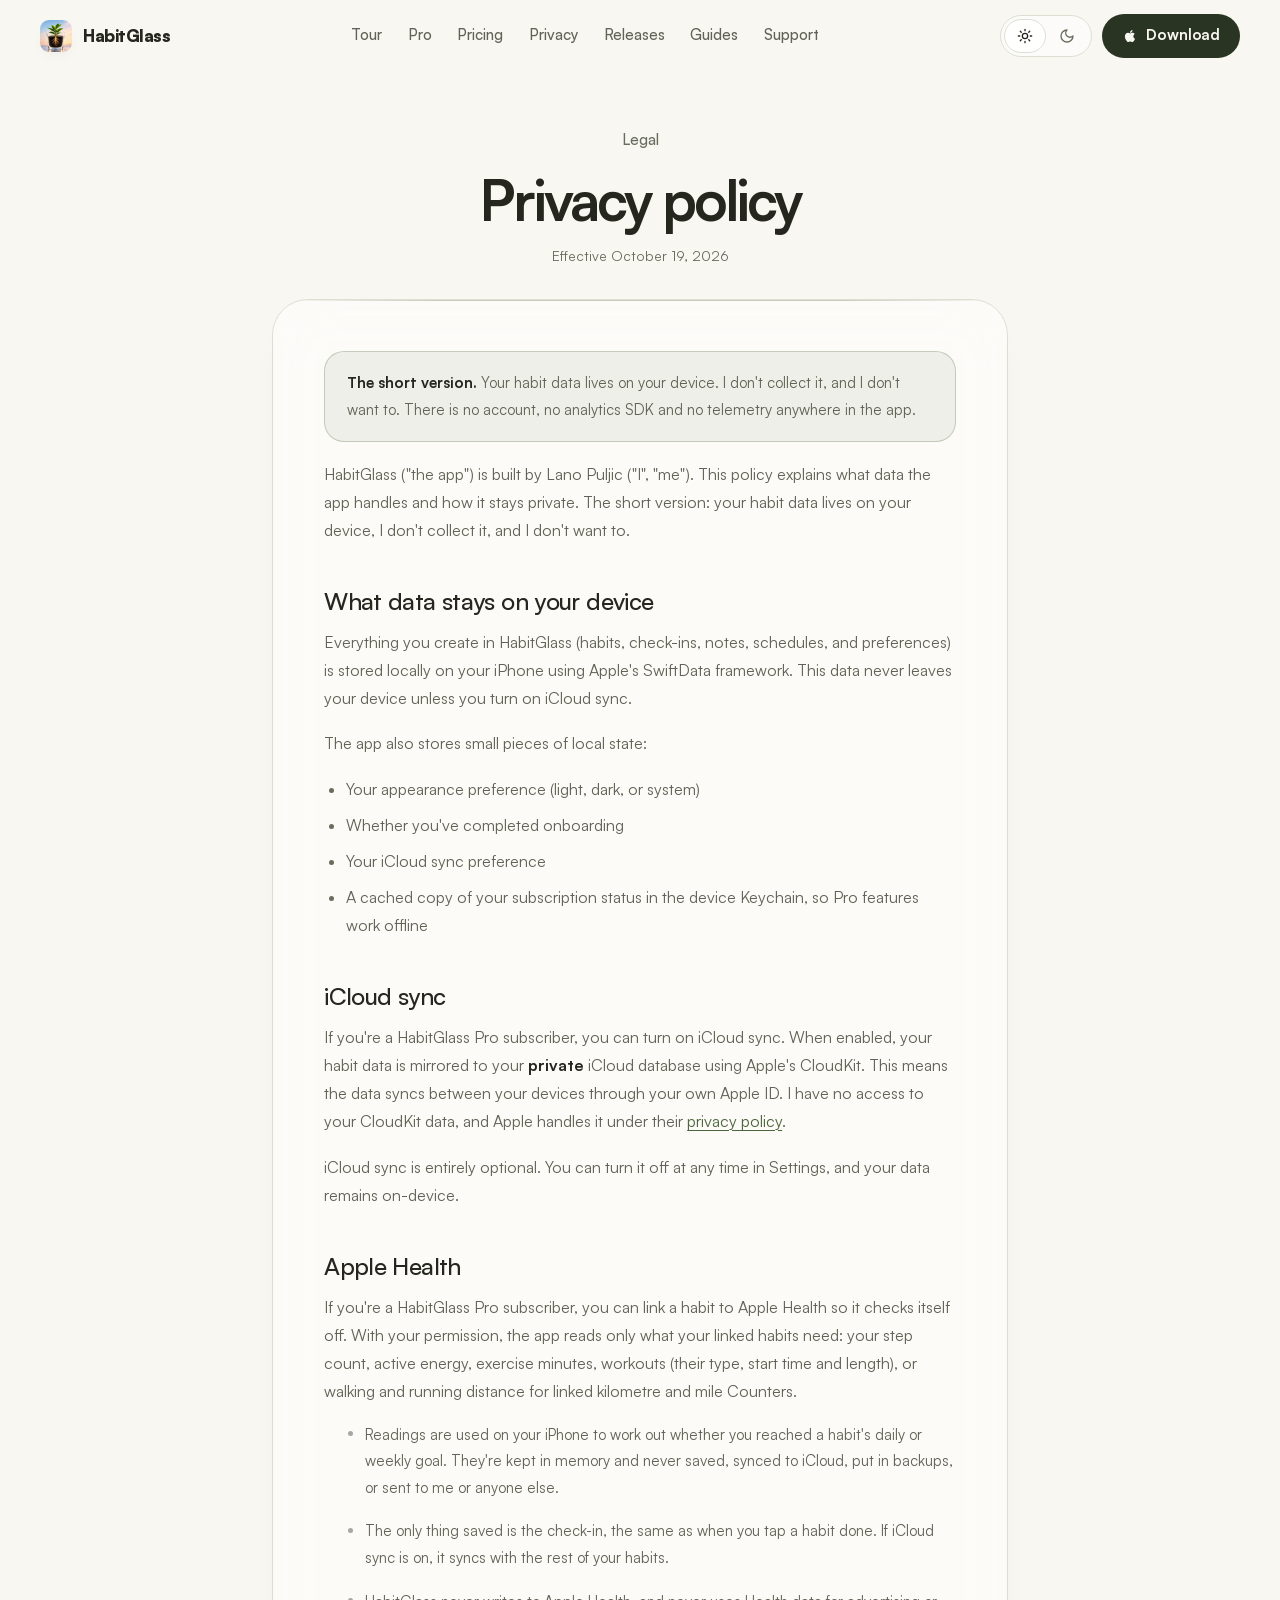
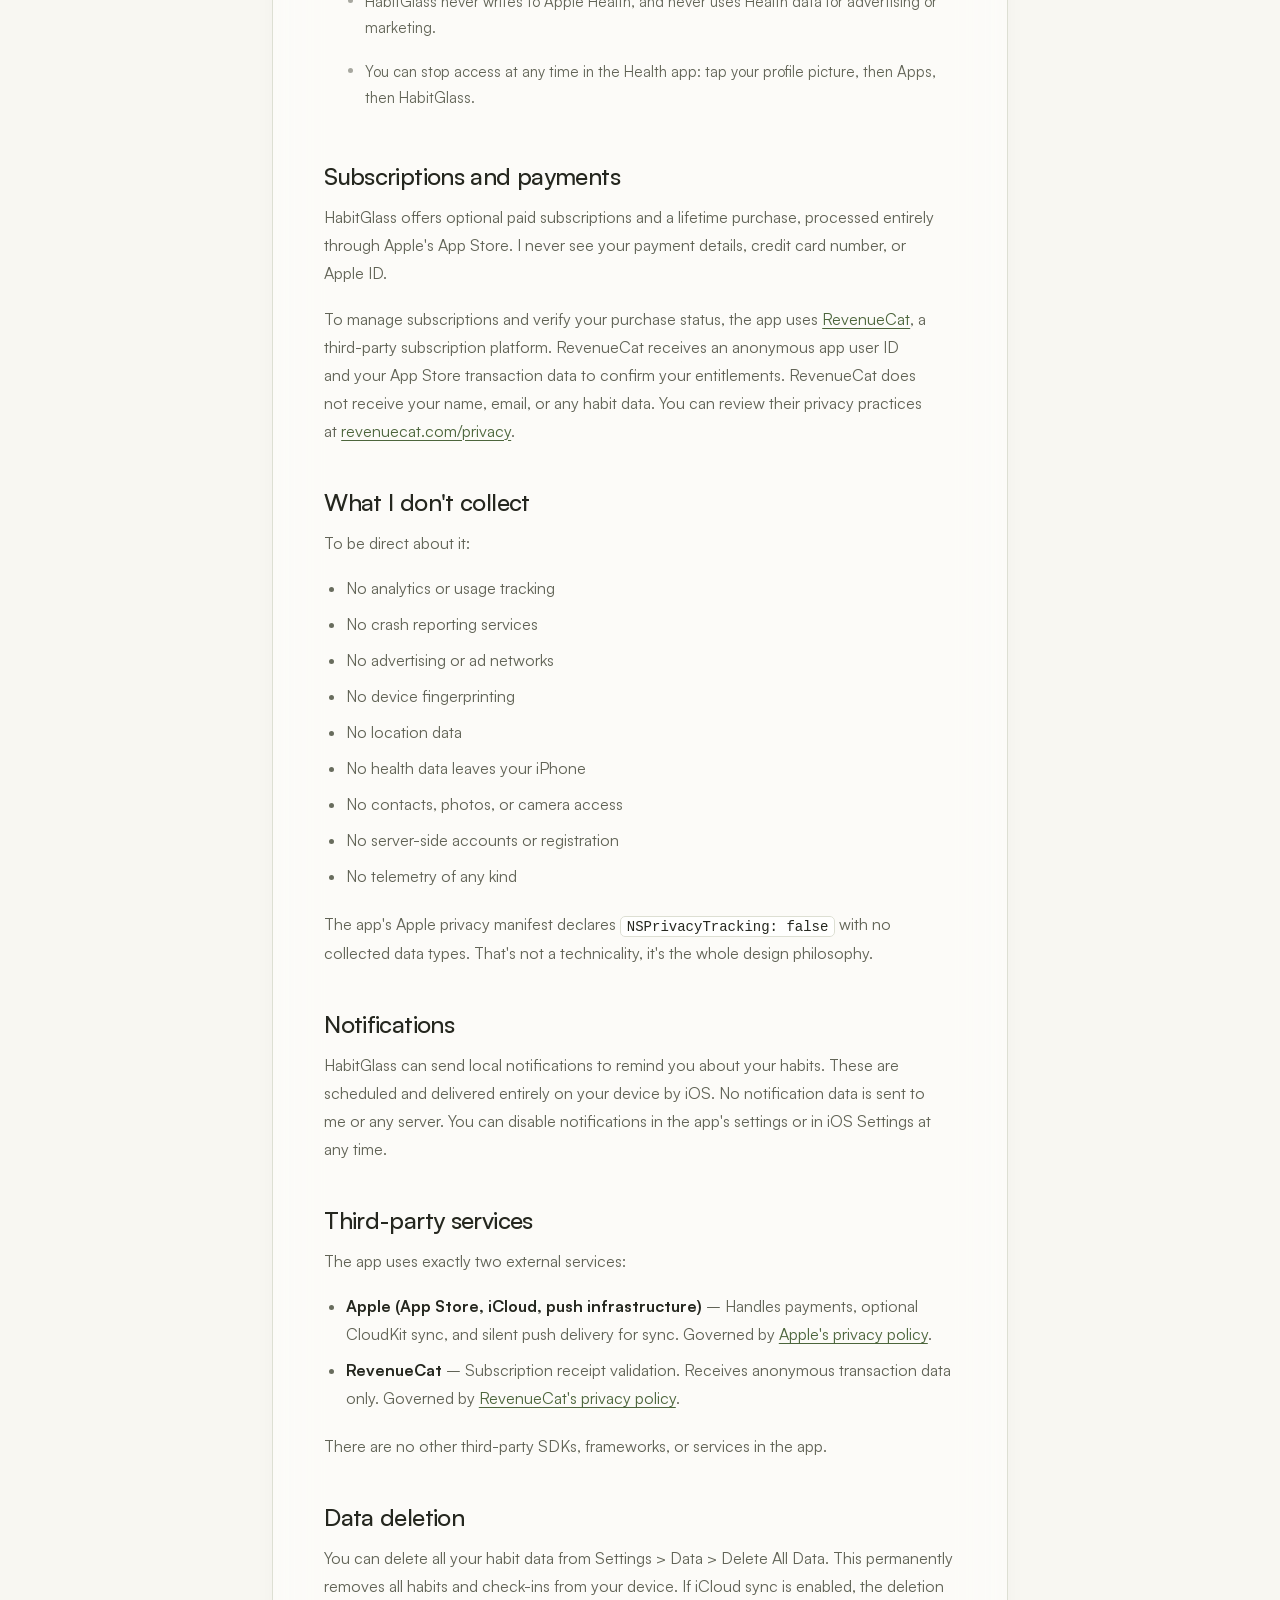
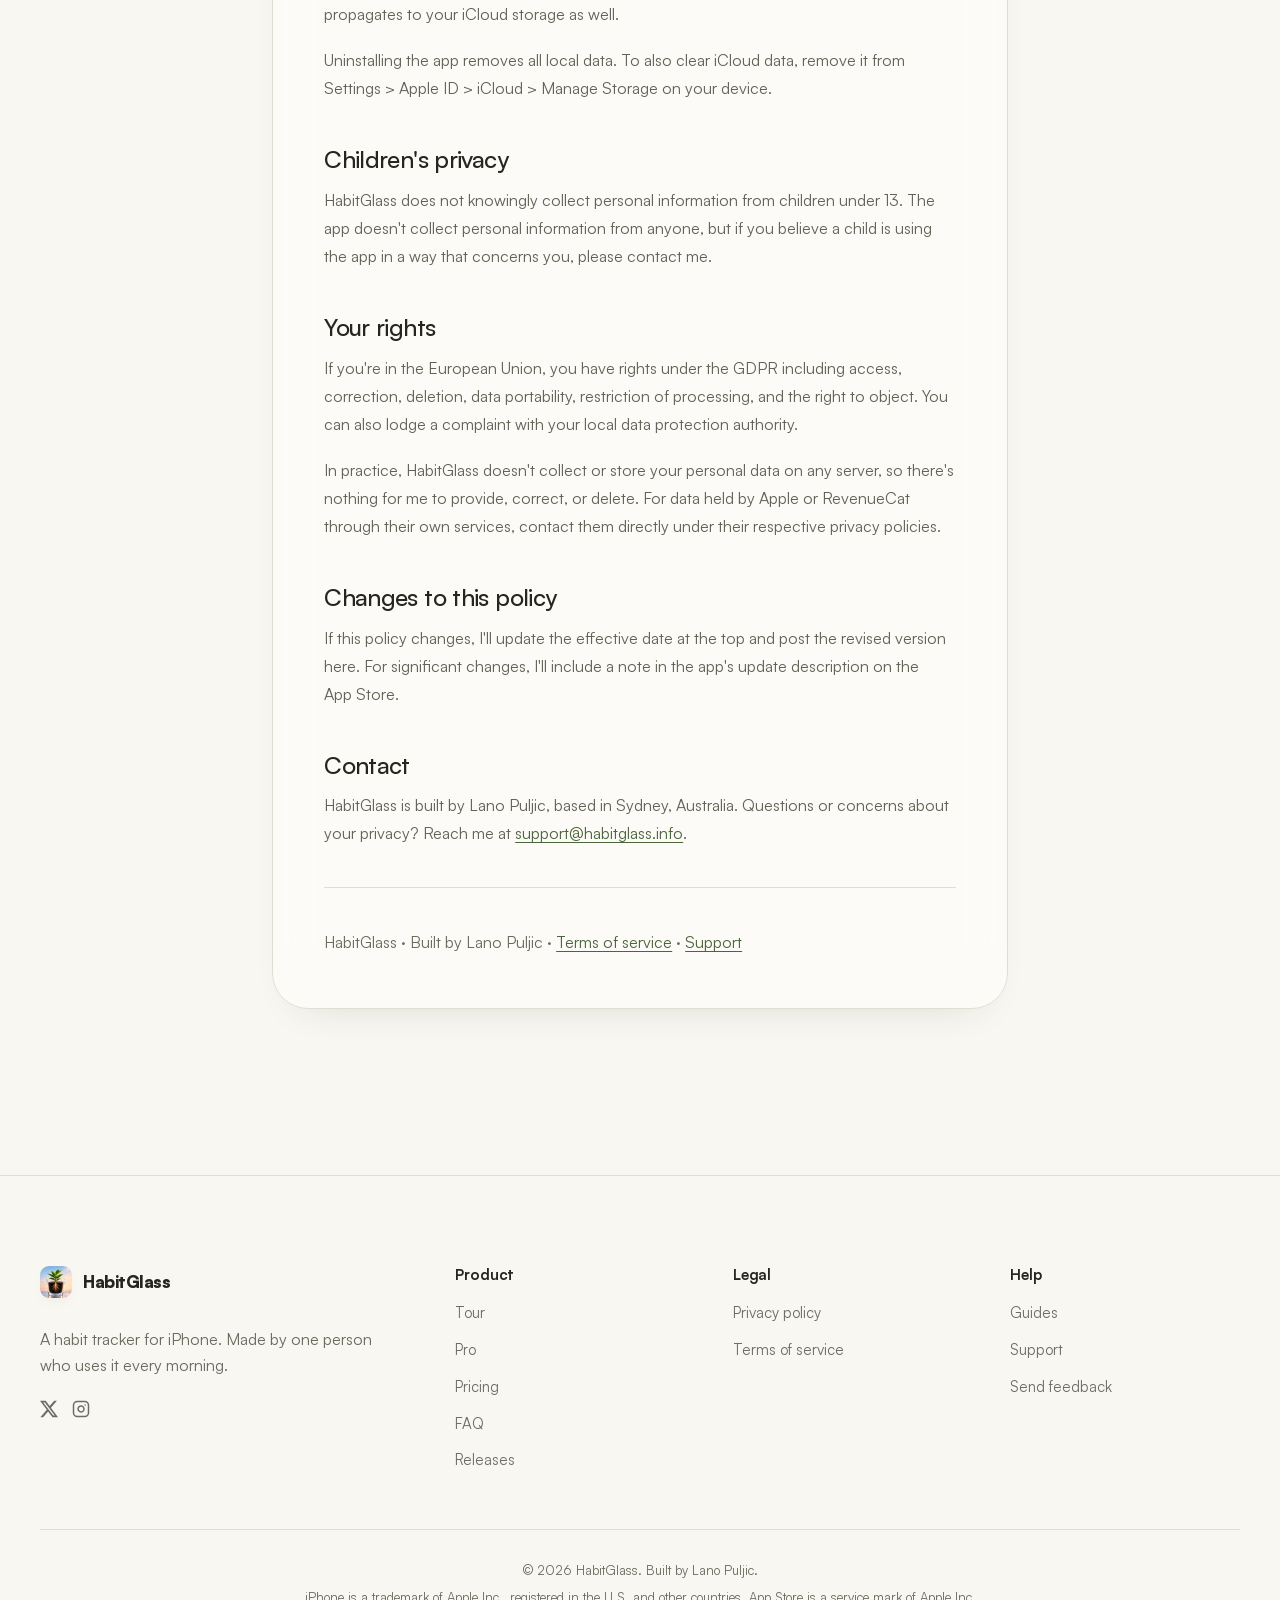
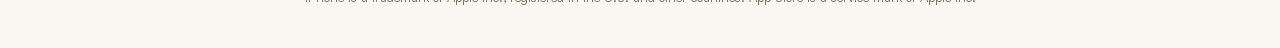
<file: privacy.html>
<!DOCTYPE html>
<html lang="en" data-theme="dark">
<head>
<meta charset="utf-8">
<meta name="viewport" content="width=device-width, initial-scale=1">
<title>Privacy policy — HabitGlass</title>
<meta name="description" content="Your habit data lives on your device. HabitGlass has no accounts, no analytics and no telemetry. Here is the whole policy in plain English.">
<link rel="canonical" href="https://habitglass.info/privacy.html">
<meta name="theme-color" content="#07080c" media="(prefers-color-scheme: dark)">
<meta name="theme-color" content="#f8f7f2" media="(prefers-color-scheme: light)">
<meta property="og:type" content="article">
<meta property="og:site_name" content="HabitGlass">
<meta property="og:title" content="Privacy policy — HabitGlass">
<meta property="og:description" content="Your habit data lives on your device. No accounts, no analytics, no telemetry.">
<meta property="og:url" content="https://habitglass.info/privacy.html">
<meta property="og:image" content="https://habitglass.info/assets/og.jpg">
<meta property="og:image:width" content="1200">
<meta property="og:image:height" content="630">
<meta name="twitter:card" content="summary_large_image">
<meta name="twitter:site" content="@habitglass">
<link rel="icon" href="assets/icon-512.png" sizes="512x512">
<link rel="icon" href="assets/favicon-32.png" sizes="32x32">
<link rel="apple-touch-icon" href="assets/apple-touch-icon.png">
<link rel="preload" href="assets/fonts/satoshi-900.woff2" as="font" type="font/woff2" crossorigin>
<link rel="preload" href="assets/fonts/satoshi-400.woff2" as="font" type="font/woff2" crossorigin>
<link rel="stylesheet" href="assets/css/site.css">
<script>
  (function () {
    var t;
    try { t = localStorage.getItem('hg-theme'); } catch (e) {}
    if (t !== 'light' && t !== 'dark') {
      t = window.matchMedia('(prefers-color-scheme: light)').matches ? 'light' : 'dark';
    }
    document.documentElement.dataset.theme = t;
    document.documentElement.classList.add('js');
  })();
</script>
</head>
<body>
<a class="skip-link" href="#main">Skip to content</a>

<svg width="0" height="0" style="position:absolute" aria-hidden="true" focusable="false">
  <defs>
    <symbol id="i-sun" viewBox="0 0 24 24" fill="none" stroke="currentColor" stroke-width="2" stroke-linecap="round" stroke-linejoin="round"><circle cx="12" cy="12" r="4"/><path d="M12 2v2M12 20v2M4.93 4.93l1.41 1.41M17.66 17.66l1.41 1.41M2 12h2M20 12h2M6.34 17.66l-1.41 1.41M19.07 4.93l-1.41 1.41"/></symbol>
    <symbol id="i-moon" viewBox="0 0 24 24" fill="none" stroke="currentColor" stroke-width="2" stroke-linecap="round" stroke-linejoin="round"><path d="M12 3a6 6 0 0 0 9 9 9 9 0 1 1-9-9Z"/></symbol>
    <symbol id="i-apple" viewBox="0 0 24 24" fill="currentColor"><path d="M17.05 20.28c-.98.95-2.05.88-3.08.4-1.09-.5-2.08-.48-3.24 0-1.44.62-2.2.44-3.06-.4C2.79 15.25 3.51 7.59 9.05 7.31c1.35.07 2.29.74 3.08.8 1.18-.24 2.31-.93 3.57-.84 1.51.12 2.65.72 3.4 1.8-3.12 1.87-2.38 5.98.48 7.13-.57 1.5-1.31 2.99-2.54 4.09zM12.03 7.25c-.15-2.23 1.66-4.07 3.74-4.25.29 2.58-2.34 4.5-3.74 4.25z"/></symbol>
    <symbol id="i-close" viewBox="0 0 24 24" fill="none" stroke="currentColor" stroke-width="2" stroke-linecap="round"><path d="M18 6 6 18M6 6l12 12"/></symbol>
    <symbol id="i-instagram" viewBox="0 0 24 24" fill="none" stroke="currentColor" stroke-width="2" stroke-linecap="round" stroke-linejoin="round"><rect x="2" y="2" width="20" height="20" rx="5"/><path d="M16 11.37A4 4 0 1 1 12.63 8 4 4 0 0 1 16 11.37z"/><line x1="17.5" y1="6.5" x2="17.51" y2="6.5"/></symbol>
    <symbol id="i-menu" viewBox="0 0 24 24" fill="none" stroke="currentColor" stroke-width="2" stroke-linecap="round"><path d="M4 7h16M4 12h16M4 17h16"/></symbol>
    <symbol id="i-x" viewBox="0 0 24 24" fill="currentColor"><path d="M18.901 1.153h3.68l-8.04 9.19L24 22.846h-7.406l-5.8-7.584-6.638 7.584H.474l8.6-9.83L0 1.154h7.594l5.243 6.932ZM17.61 20.644h2.039L6.486 3.24H4.298Z"/></symbol>
  </defs>
</svg>

<header class="site-head">
  <div class="shell">
    <div class="head-row">
      <a class="brand" href="index.html">
        <img class="brand-mark" src="assets/brand-mark.webp" alt="" width="32" height="32">
        HabitGlass
      </a>

      <nav class="nav" aria-label="Primary">
        <a href="index.html#tour">Tour</a>
        <a href="index.html#features">Pro</a>
        <a href="index.html#pricing">Pricing</a>
        <a href="index.html#privacy">Privacy</a>
        <a href="releases.html">Releases</a>
        <a href="guides.html">Guides</a>
        <a href="support.html">Support</a>
      </nav>

      <div class="head-actions">
        <div class="theme-toggle" role="group" aria-label="Appearance">
          <button type="button" data-set-theme="light" aria-pressed="false" title="Light appearance">
            <svg aria-hidden="true"><use href="#i-sun"/></svg>
            <span class="sr-only">Light</span>
          </button>
          <button type="button" data-set-theme="dark" aria-pressed="true" title="Dark appearance">
            <svg aria-hidden="true"><use href="#i-moon"/></svg>
            <span class="sr-only">Dark</span>
          </button>
        </div>
        <a class="btn btn-primary btn-sm" href="https://apps.apple.com/us/app/habit-glass-habit-tracker/id6807643942">
          <svg width="16" height="16" aria-hidden="true"><use href="#i-apple"/></svg>
          Download
        </a>
        <button class="menu-btn" type="button" data-menu-toggle aria-expanded="false" aria-controls="mobile-menu">
          <svg class="icon-open" aria-hidden="true"><use href="#i-menu"/></svg>
          <svg class="icon-close" aria-hidden="true"><use href="#i-close"/></svg>
          <span class="sr-only">Menu</span>
        </button>
      </div>
    </div>

    <div class="mobile-menu glass" id="mobile-menu" hidden>
      <ul>
        <li><a href="index.html#tour">Tour</a></li>
        <li><a href="index.html#features">Pro</a></li>
        <li><a href="index.html#pricing">Pricing</a></li>
        <li><a href="index.html#privacy">Privacy</a></li>
        <li><a href="releases.html">Releases</a></li>
        <li><a href="guides.html">Guides</a></li>
        <li><a href="support.html">Support</a></li>
      </ul>
      <a class="btn btn-primary" href="https://apps.apple.com/us/app/habit-glass-habit-tracker/id6807643942">
        <svg width="18" height="18" aria-hidden="true"><use href="#i-apple"/></svg>
        Download
      </a>
    </div>
  </div>
</header>

<main id="main">
  <div class="shell doc-head">
    <p class="kicker" style="margin-bottom:0">Legal</p>
    <h1>Privacy policy</h1>
    <p class="meta">Effective October 19, 2026</p>
  </div>

  <div class="shell" style="padding-bottom:clamp(3rem,7vw,6rem)">
    <article class="doc glass prose">
      <p class="callout">
        <strong>The short version.</strong> Your habit data lives on your device.
        I don't collect it, and I don't want to. There is no account, no analytics
        SDK and no telemetry anywhere in the app.
      </p>

      <p>
        HabitGlass ("the app") is built by Lano Puljic ("I", "me"). This policy
        explains what data the app handles and how it stays private. The short
        version: your habit data lives on your device, I don't collect it, and I
        don't want to.
      </p>

      <h2 id="on-device">What data stays on your device</h2>
      <p>
        Everything you create in HabitGlass (habits, check-ins, notes, schedules,
        and preferences) is stored locally on your iPhone using Apple's SwiftData
        framework. This data never leaves your device unless you turn on iCloud
        sync.
      </p>
      <p>The app also stores small pieces of local state:</p>
      <ul>
        <li>Your appearance preference (light, dark, or system)</li>
        <li>Whether you've completed onboarding</li>
        <li>Your iCloud sync preference</li>
        <li>A cached copy of your subscription status in the device Keychain, so Pro features work offline</li>
      </ul>

      <h2 id="icloud">iCloud sync</h2>
      <p>
        If you're a HabitGlass Pro subscriber, you can turn on iCloud sync. When
        enabled, your habit data is mirrored to your <strong>private</strong>
        iCloud database using Apple's CloudKit. This means the data syncs between
        your devices through your own Apple ID. I have no access to your CloudKit
        data, and Apple handles it under their
        <a href="https://www.apple.com/legal/privacy/">privacy policy</a>.
      </p>
      <p>
        iCloud sync is entirely optional. You can turn it off at any time in
        Settings, and your data remains on-device.
      </p>

      <h2 id="apple-health">Apple Health</h2>
      <p>
        If you're a HabitGlass Pro subscriber, you can link a habit to Apple
        Health so it checks itself off. With your permission, the app reads only
        what your linked habits need: your step count, active energy, exercise
        minutes, workouts (their type, start time and length), or walking and
        running distance for linked kilometre and mile Counters.
      </p>
      <ul class="dots">
        <li>Readings are used on your iPhone to work out whether you reached a habit's daily or weekly goal. They're kept in memory and never saved, synced to iCloud, put in backups, or sent to me or anyone else.</li>
        <li>The only thing saved is the check-in, the same as when you tap a habit done. If iCloud sync is on, it syncs with the rest of your habits.</li>
        <li>HabitGlass never writes to Apple Health, and never uses Health data for advertising or marketing.</li>
        <li>You can stop access at any time in the Health app: tap your profile picture, then Apps, then HabitGlass.</li>
      </ul>

      <h2 id="payments">Subscriptions and payments</h2>
      <p>
        HabitGlass offers optional paid subscriptions and a lifetime purchase,
        processed entirely through Apple's App Store. I never see your payment
        details, credit card number, or Apple ID.
      </p>
      <p>
        To manage subscriptions and verify your purchase status, the app uses
        <a href="https://www.revenuecat.com">RevenueCat</a>, a third-party
        subscription platform. RevenueCat receives an anonymous app user ID and
        your App Store transaction data to confirm your entitlements. RevenueCat
        does not receive your name, email, or any habit data. You can review their
        privacy practices at
        <a href="https://www.revenuecat.com/privacy/">revenuecat.com/privacy</a>.
      </p>

      <h2 id="not-collected">What I don't collect</h2>
      <p>To be direct about it:</p>
      <ul>
        <li>No analytics or usage tracking</li>
        <li>No crash reporting services</li>
        <li>No advertising or ad networks</li>
        <li>No device fingerprinting</li>
        <li>No location data</li>
        <li>No health data leaves your iPhone</li>
        <li>No contacts, photos, or camera access</li>
        <li>No server-side accounts or registration</li>
        <li>No telemetry of any kind</li>
      </ul>
      <p>
        The app's Apple privacy manifest declares <code>NSPrivacyTracking: false</code>
        with no collected data types. That's not a technicality, it's the whole
        design philosophy.
      </p>

      <h2 id="notifications">Notifications</h2>
      <p>
        HabitGlass can send local notifications to remind you about your habits.
        These are scheduled and delivered entirely on your device by iOS. No
        notification data is sent to me or any server. You can disable
        notifications in the app's settings or in iOS Settings at any time.
      </p>

      <h2 id="third-parties">Third-party services</h2>
      <p>The app uses exactly two external services:</p>
      <ul>
        <li>
          <strong>Apple (App Store, iCloud, push infrastructure)</strong> &ndash;
          Handles payments, optional CloudKit sync, and silent push delivery for
          sync. Governed by
          <a href="https://www.apple.com/legal/privacy/">Apple's privacy policy</a>.
        </li>
        <li>
          <strong>RevenueCat</strong> &ndash;
          Subscription receipt validation. Receives anonymous transaction data
          only. Governed by
          <a href="https://www.revenuecat.com/privacy/">RevenueCat's privacy policy</a>.
        </li>
      </ul>
      <p>There are no other third-party SDKs, frameworks, or services in the app.</p>

      <h2 id="deletion">Data deletion</h2>
      <p>
        You can delete all your habit data from Settings &gt; Data &gt; Delete All
        Data. This permanently removes all habits and check-ins from your device.
        If iCloud sync is enabled, the deletion propagates to your iCloud storage
        as well.
      </p>
      <p>
        Uninstalling the app removes all local data. To also clear iCloud data,
        remove it from Settings &gt; Apple ID &gt; iCloud &gt; Manage Storage on
        your device.
      </p>

      <h2 id="children">Children's privacy</h2>
      <p>
        HabitGlass does not knowingly collect personal information from children
        under 13. The app doesn't collect personal information from anyone, but if
        you believe a child is using the app in a way that concerns you, please
        contact me.
      </p>

      <h2 id="rights">Your rights</h2>
      <p>
        If you're in the European Union, you have rights under the GDPR including
        access, correction, deletion, data portability, restriction of processing,
        and the right to object. You can also lodge a complaint with your local
        data protection authority.
      </p>
      <p>
        In practice, HabitGlass doesn't collect or store your personal data on
        any server, so there's nothing for me to provide, correct, or delete. For
        data held by Apple or RevenueCat through their own services, contact them
        directly under their respective privacy policies.
      </p>

      <h2 id="changes">Changes to this policy</h2>
      <p>
        If this policy changes, I'll update the effective date at the top and post
        the revised version here. For significant changes, I'll include a note in
        the app's update description on the App Store.
      </p>

      <h2 id="contact">Contact</h2>
      <p>
        HabitGlass is built by Lano Puljic, based in Sydney, Australia.
        Questions or concerns about your privacy? Reach me at
        <a href="mailto:support@habitglass.info">support@habitglass.info</a>.
      </p>

      <hr>
      <p class="muted" style="margin-bottom:0">
        HabitGlass &middot; Built by Lano Puljic &middot;
        <a href="terms.html">Terms of service</a> &middot;
        <a href="support.html">Support</a>
      </p>
    </article>
  </div>
</main>

<footer class="site-foot">
  <div class="shell">
    <div class="foot-grid">
      <div>
        <a class="brand" href="index.html">
          <img class="brand-mark" src="assets/brand-mark.webp" alt="" width="32" height="32">
          HabitGlass
        </a>
        <p class="foot-blurb">
          A habit tracker for iPhone. Made by one person who uses it every morning.
        </p>
        <div class="foot-social">
          <a href="https://x.com/habitglass" aria-label="HabitGlass on X">
            <svg width="18" height="18" aria-hidden="true"><use href="#i-x"/></svg>
          </a>
          <a href="https://www.instagram.com/habit_glass/" aria-label="HabitGlass on Instagram">
            <svg width="18" height="18" aria-hidden="true"><use href="#i-instagram"/></svg>
          </a>
        </div>
      </div>

      <div class="foot-col">
        <h2>Product</h2>
        <ul>
          <li><a href="index.html#tour">Tour</a></li>
          <li><a href="index.html#features">Pro</a></li>
          <li><a href="index.html#pricing">Pricing</a></li>
          <li><a href="index.html#faq">FAQ</a></li>
          <li><a href="releases.html">Releases</a></li>
        </ul>
      </div>

      <div class="foot-col">
        <h2>Legal</h2>
        <ul>
          <li><a href="privacy.html">Privacy policy</a></li>
          <li><a href="terms.html">Terms of service</a></li>
        </ul>
      </div>

      <div class="foot-col">
        <h2>Help</h2>
        <ul>
          <li><a href="guides.html">Guides</a></li>
          <li><a href="support.html">Support</a></li>
          <li><a href="mailto:feedback@habitglass.info?subject=HabitGlass%20feedback">Send feedback</a></li>
        </ul>
      </div>
    </div>

    <div class="foot-base">
      <span>&copy; <span data-year>2026</span> HabitGlass. Built by Lano Puljic.</span>
      <span>iPhone is a trademark of Apple Inc., registered in the U.S. and other countries. App Store is a service mark of Apple Inc.</span>
    </div>
  </div>
</footer>

<script src="assets/js/site.js" defer></script>
</body>
</html>
</file>
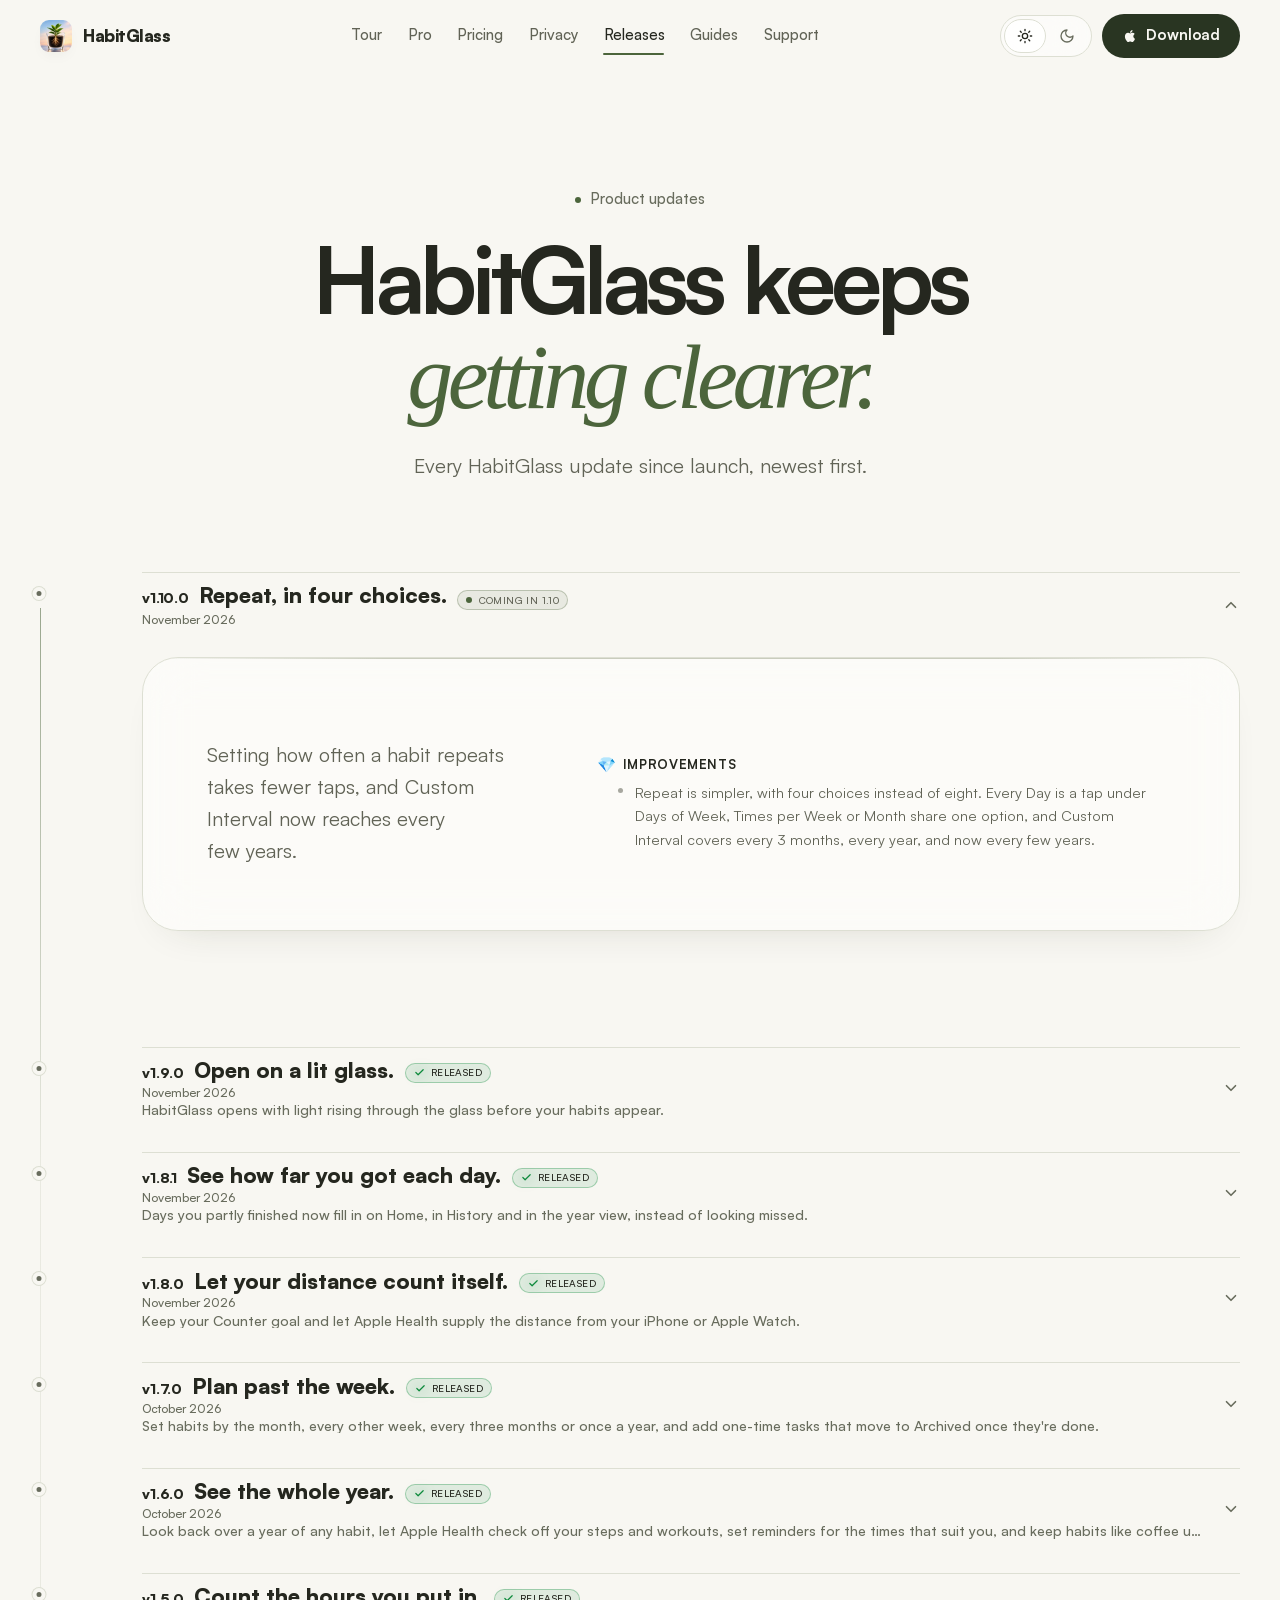
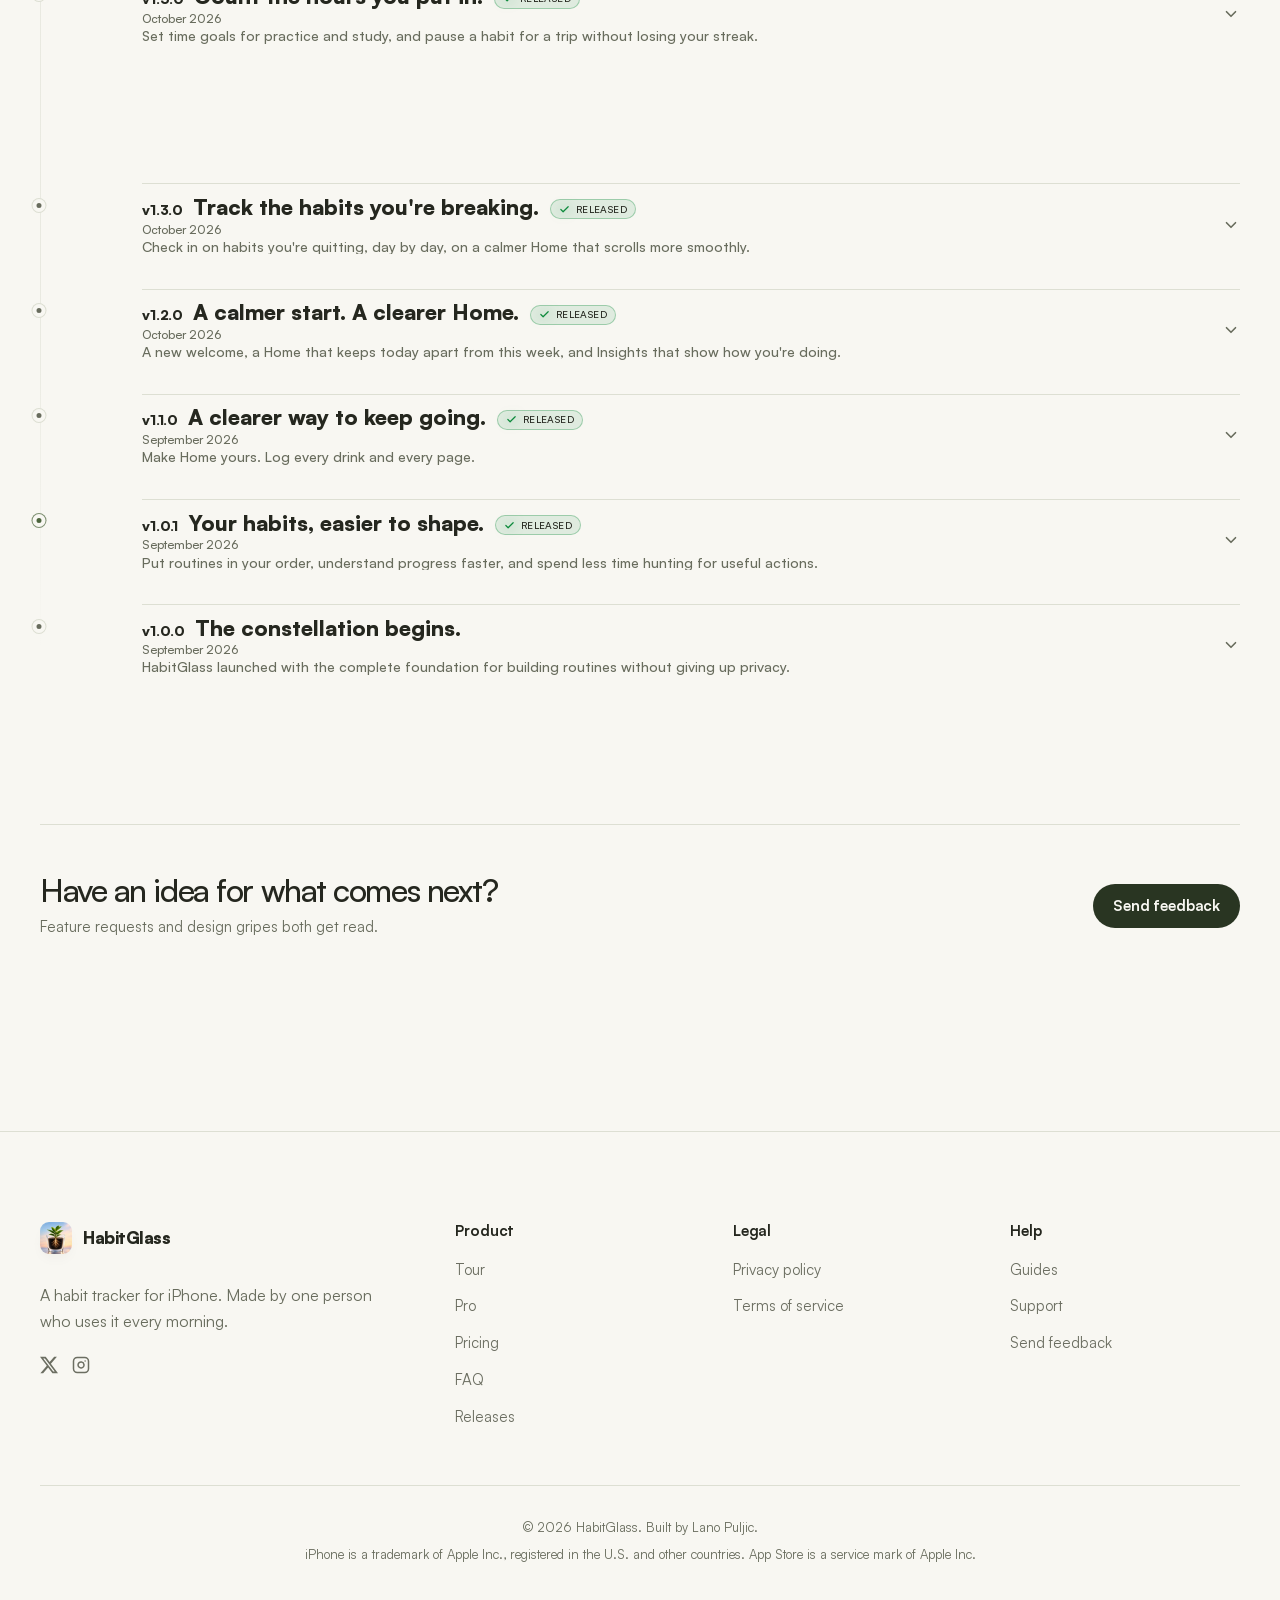
<file: releases.html>
<!DOCTYPE html>
<html lang="en" data-theme="dark">
<head>
<meta charset="utf-8">
<meta name="viewport" content="width=device-width, initial-scale=1">
<title>What’s new — HabitGlass</title>
<meta name="description" content="HabitGlass release notes for every version since launch, newest first: new features, improvements and fixes for the iPhone habit tracker.">
<link rel="canonical" href="https://habitglass.info/releases.html">
<meta name="theme-color" content="#07080c" media="(prefers-color-scheme: dark)">
<meta name="theme-color" content="#f8f7f2" media="(prefers-color-scheme: light)">
<meta property="og:type" content="website">
<meta property="og:site_name" content="HabitGlass">
<meta property="og:title" content="What’s new — HabitGlass">
<meta property="og:description" content="Every HabitGlass update since launch, newest first.">
<meta property="og:url" content="https://habitglass.info/releases.html">
<meta property="og:image" content="https://habitglass.info/assets/og.jpg">
<meta property="og:image:width" content="1200">
<meta property="og:image:height" content="630">
<meta name="twitter:card" content="summary_large_image">
<meta name="twitter:site" content="@habitglass">
<link rel="icon" href="assets/icon-512.png" sizes="512x512">
<link rel="icon" href="assets/favicon-32.png" sizes="32x32">
<link rel="apple-touch-icon" href="assets/apple-touch-icon.png">
<link rel="preload" href="assets/fonts/satoshi-900.woff2" as="font" type="font/woff2" crossorigin>
<link rel="preload" href="assets/fonts/satoshi-400.woff2" as="font" type="font/woff2" crossorigin>
<link rel="stylesheet" href="assets/css/site.css">
<script>
  (function () {
    var t;
    try { t = localStorage.getItem('hg-theme'); } catch (e) {}
    if (t !== 'light' && t !== 'dark') {
      t = window.matchMedia('(prefers-color-scheme: light)').matches ? 'light' : 'dark';
    }
    document.documentElement.dataset.theme = t;
    document.documentElement.classList.add('js');
  })();
</script>
</head>
<body>
<a class="skip-link" href="#main">Skip to content</a>

<svg width="0" height="0" style="position:absolute" aria-hidden="true" focusable="false">
  <defs>
    <symbol id="i-sun" viewBox="0 0 24 24" fill="none" stroke="currentColor" stroke-width="2" stroke-linecap="round" stroke-linejoin="round"><circle cx="12" cy="12" r="4"/><path d="M12 2v2M12 20v2M4.93 4.93l1.41 1.41M17.66 17.66l1.41 1.41M2 12h2M20 12h2M6.34 17.66l-1.41 1.41M19.07 4.93l-1.41 1.41"/></symbol>
    <symbol id="i-moon" viewBox="0 0 24 24" fill="none" stroke="currentColor" stroke-width="2" stroke-linecap="round" stroke-linejoin="round"><path d="M12 3a6 6 0 0 0 9 9 9 9 0 1 1-9-9Z"/></symbol>
    <symbol id="i-check" viewBox="0 0 24 24" fill="none" stroke="currentColor" stroke-width="2.6" stroke-linecap="round" stroke-linejoin="round"><path d="M20 6 9 17l-5-5"/></symbol>
    <symbol id="i-chev" viewBox="0 0 24 24" fill="none" stroke="currentColor" stroke-width="2.2" stroke-linecap="round" stroke-linejoin="round"><path d="m6 9 6 6 6-6"/></symbol>
    <symbol id="i-x" viewBox="0 0 24 24" fill="currentColor"><path d="M18.901 1.153h3.68l-8.04 9.19L24 22.846h-7.406l-5.8-7.584-6.638 7.584H.474l8.6-9.83L0 1.154h7.594l5.243 6.932ZM17.61 20.644h2.039L6.486 3.24H4.298Z"/></symbol>
    <symbol id="i-instagram" viewBox="0 0 24 24" fill="none" stroke="currentColor" stroke-width="2" stroke-linecap="round" stroke-linejoin="round"><rect x="2" y="2" width="20" height="20" rx="5"/><path d="M16 11.37A4 4 0 1 1 12.63 8 4 4 0 0 1 16 11.37z"/><line x1="17.5" y1="6.5" x2="17.51" y2="6.5"/></symbol>
    <symbol id="i-left" viewBox="0 0 24 24" fill="none" stroke="currentColor" stroke-width="2.2" stroke-linecap="round" stroke-linejoin="round"><path d="m15 18-6-6 6-6"/></symbol>
    <symbol id="i-right" viewBox="0 0 24 24" fill="none" stroke="currentColor" stroke-width="2.2" stroke-linecap="round" stroke-linejoin="round"><path d="m9 18 6-6-6-6"/></symbol>
    <symbol id="i-apple" viewBox="0 0 24 24" fill="currentColor"><path d="M17.05 20.28c-.98.95-2.05.88-3.08.4-1.09-.5-2.08-.48-3.24 0-1.44.62-2.2.44-3.06-.4C2.79 15.25 3.51 7.59 9.05 7.31c1.35.07 2.29.74 3.08.8 1.18-.24 2.31-.93 3.57-.84 1.51.12 2.65.72 3.4 1.8-3.12 1.87-2.38 5.98.48 7.13-.57 1.5-1.31 2.99-2.54 4.09zM12.03 7.25c-.15-2.23 1.66-4.07 3.74-4.25.29 2.58-2.34 4.5-3.74 4.25z"/></symbol>
    <symbol id="i-close" viewBox="0 0 24 24" fill="none" stroke="currentColor" stroke-width="2" stroke-linecap="round"><path d="M18 6 6 18M6 6l12 12"/></symbol>
    <symbol id="i-menu" viewBox="0 0 24 24" fill="none" stroke="currentColor" stroke-width="2" stroke-linecap="round"><path d="M4 7h16M4 12h16M4 17h16"/></symbol>
  </defs>
</svg>

<header class="site-head">
  <div class="shell">
    <div class="head-row">
      <a class="brand" href="index.html">
        <img class="brand-mark" src="assets/brand-mark.webp" alt="" width="32" height="32">
        HabitGlass
      </a>

      <nav class="nav" aria-label="Primary">
        <a href="index.html#tour">Tour</a>
        <a href="index.html#features">Pro</a>
        <a href="index.html#pricing">Pricing</a>
        <a href="index.html#privacy">Privacy</a>
        <a href="releases.html" aria-current="page">Releases</a>
        <a href="guides.html">Guides</a>
        <a href="support.html">Support</a>
      </nav>

      <div class="head-actions">
        <div class="theme-toggle" role="group" aria-label="Appearance">
          <button type="button" data-set-theme="light" aria-pressed="false" title="Light appearance">
            <svg aria-hidden="true"><use href="#i-sun"/></svg>
            <span class="sr-only">Light</span>
          </button>
          <button type="button" data-set-theme="dark" aria-pressed="true" title="Dark appearance">
            <svg aria-hidden="true"><use href="#i-moon"/></svg>
            <span class="sr-only">Dark</span>
          </button>
        </div>
        <a class="btn btn-primary btn-sm" href="https://apps.apple.com/us/app/habit-glass-habit-tracker/id6807643942">
          <svg width="16" height="16" aria-hidden="true"><use href="#i-apple"/></svg>
          Download
        </a>
        <button class="menu-btn" type="button" data-menu-toggle aria-expanded="false" aria-controls="mobile-menu">
          <svg class="icon-open" aria-hidden="true"><use href="#i-menu"/></svg>
          <svg class="icon-close" aria-hidden="true"><use href="#i-close"/></svg>
          <span class="sr-only">Menu</span>
        </button>
      </div>
    </div>

    <div class="mobile-menu glass" id="mobile-menu" hidden>
      <ul>
        <li><a href="index.html#tour">Tour</a></li>
        <li><a href="index.html#features">Pro</a></li>
        <li><a href="index.html#pricing">Pricing</a></li>
        <li><a href="index.html#privacy">Privacy</a></li>
        <li><a href="releases.html" aria-current="page">Releases</a></li>
        <li><a href="guides.html">Guides</a></li>
        <li><a href="support.html">Support</a></li>
      </ul>
      <a class="btn btn-primary" href="https://apps.apple.com/us/app/habit-glass-habit-tracker/id6807643942">
        <svg width="18" height="18" aria-hidden="true"><use href="#i-apple"/></svg>
        Download
      </a>
    </div>
  </div>
</header>

<main id="main" class="release-page">
  <section class="release-hero">
    <div class="shell release-hero-inner">
      <p class="hero-eyebrow"><span aria-hidden="true"></span>Product updates</p>
      <h1>HabitGlass keeps<br><em>getting clearer.</em></h1>
      <p class="lede">Every HabitGlass update since launch, newest first.</p>
    </div>
  </section>

  <section class="release-stream">
    <div class="shell">
      <article class="release-entry release-launch reveal" aria-labelledby="release-1100">
        <div class="release-meta">
          <span class="release-version">v1.10.0</span>
          <span class="release-status"><span aria-hidden="true"></span>Coming in 1.10</span>
          <time datetime="2026-11">November 2026</time>
        </div>
        <div class="release-card release-card-compact glass">
          <div>
            <h2 id="release-1100">Repeat, in four choices.</h2>
            <p class="lede">Setting how often a habit repeats takes fewer taps, and Custom Interval now reaches every few years.</p>
          </div>
          <div class="release-highlight-groups">
            <section class="release-highlight-group" aria-label="Improvements">
              <h3 class="release-highlight-title"><span aria-hidden="true">💎</span>Improvements</h3>
              <ul class="launch-grid release-layout-highlights">
                <li>Repeat is simpler, with four choices instead of eight. Every Day is a tap under Days of Week, Times per Week or Month share one option, and Custom Interval covers every 3 months, every year, and now every few years.</li>
              </ul>
            </section>
          </div>
        </div>
      </article>

      <article class="release-entry release-launch reveal" aria-labelledby="release-190">
        <div class="release-meta">
          <span class="release-version">v1.9.0</span>
          <span class="release-status release-status-released"><svg aria-hidden="true"><use href="#i-check"/></svg>Released</span>
          <time datetime="2026-11">November 2026</time>
        </div>
        <div class="release-card release-card-compact glass">
          <div>
            <h2 id="release-190">Open on a lit glass.</h2>
            <p class="lede">HabitGlass opens with light rising through the glass before your habits appear.</p>
          </div>
          <div class="release-highlight-groups">
            <section class="release-highlight-group" aria-label="Improvements">
              <h3 class="release-highlight-title"><span aria-hidden="true">💎</span>Improvements</h3>
              <ul class="launch-grid release-layout-highlights">
                <li>Opening HabitGlass looks more polished. The glass lights up from its roots before your habits appear.</li>
                <li>A habit's consistency grid now scrolls back through a full year.</li>
                <li>The icon on New Habit floats on a glow of the habit's colour.</li>
                <li>The field you're typing in lights up in the habit's colour.</li>
                <li>Closing a new habit you haven't touched no longer asks to discard it.</li>
                <li>Archived has a fresh look and shows how to delete a habit.</li>
              </ul>
            </section>
            <section class="release-highlight-group" aria-label="Fixes">
              <h3 class="release-highlight-title"><span aria-hidden="true">🐞</span>Fixes</h3>
              <ul class="launch-grid release-layout-highlights">
                <li>The plus on Add a Habit is visible again.</li>
              </ul>
            </section>
          </div>
        </div>
      </article>

      <article class="release-entry release-launch reveal" aria-labelledby="release-181">
        <div class="release-meta">
          <span class="release-version">v1.8.1</span>
          <span class="release-status release-status-released"><svg aria-hidden="true"><use href="#i-check"/></svg>Released</span>
          <time datetime="2026-11">November 2026</time>
        </div>
        <div class="release-card release-card-compact glass">
          <div>
            <h2 id="release-181">See how far you got each day.</h2>
            <p class="lede">Days you partly finished now fill in on Home, in History and in the year view, instead of looking missed.</p>
          </div>
          <div class="release-highlight-groups">
            <section class="release-highlight-group" aria-label="New features">
              <h3 class="release-highlight-title"><span aria-hidden="true">✨</span>New Features</h3>
              <ul class="launch-grid release-layout-highlights">
                <li>Pick Black under Custom Background for a plain, near-black backdrop.</li>
              </ul>
            </section>
            <section class="release-highlight-group" aria-label="Improvements">
              <h3 class="release-highlight-title"><span aria-hidden="true">💎</span>Improvements</h3>
              <ul class="launch-grid release-layout-highlights">
                <li>Home, History, and View Year fill each day to how far you got, so 2,300 of 10,000 steps or half your water no longer looks like a missed day.</li>
                <li>Settings scrolls smoothly, including with iCloud Sync on.</li>
                <li>Home scrolls more smoothly. Streak flames hold still while you scroll and carry on when you stop.</li>
                <li>Each Settings row has its own colour, so they're easier to tell apart.</li>
                <li>New habits start on a colour none of your other habits use, so they're easier to tell apart on Home.</li>
                <li>Pale custom habit colours stay easy to see in light mode.</li>
                <li>Closing a habit you've changed asks whether to save or discard it, so a new colour, schedule, or reminder isn't lost by accident.</li>
              </ul>
            </section>
          </div>
        </div>
      </article>

      <article class="release-entry release-launch reveal" aria-labelledby="release-180">
        <div class="release-meta">
          <span class="release-version">v1.8.0</span>
          <span class="release-status release-status-released"><svg aria-hidden="true"><use href="#i-check"/></svg>Released</span>
          <time datetime="2026-11">November 2026</time>
        </div>
        <div class="release-card release-card-compact glass">
          <div>
            <h2 id="release-180">Let your distance count itself.</h2>
            <p class="lede">Keep your Counter goal and let Apple Health supply the distance from your iPhone or Apple Watch.</p>
          </div>
          <div class="release-highlight-groups">
            <section class="release-highlight-group" aria-label="New features">
              <h3 class="release-highlight-title"><span aria-hidden="true">✨</span>New Features</h3>
              <ul class="launch-grid release-layout-highlights">
                <li>Turn on Track with Apple Health for kilometre and mile Counters to fill daily or weekly distance goals automatically. Part of Pro.</li>
              </ul>
            </section>
          </div>
        </div>
      </article>

      <article class="release-entry release-launch reveal" aria-labelledby="release-170">
        <div class="release-meta">
          <span class="release-version">v1.7.0</span>
          <span class="release-status release-status-released"><svg aria-hidden="true"><use href="#i-check"/></svg>Released</span>
          <time datetime="2026-10">October 2026</time>
        </div>
        <div class="release-card release-card-compact glass">
          <div>
            <p class="kicker">The schedule update</p>
            <h2 id="release-170">Plan past the week.</h2>
            <p class="lede">Set habits by the month, every other week, every three months or once a year, and add one-time tasks that move to Archived once they're done.</p>
          </div>
          <div class="release-highlight-groups">
            <section class="release-highlight-group" aria-label="New features">
              <h3 class="release-highlight-title"><span aria-hidden="true">✨</span>New Features</h3>
              <ul class="launch-grid release-layout-highlights">
                <li>Touch and hold a day in History to see its steps, water, reading, time, counts, and notes.</li>
                <li>Plan habits by the month, every other week, every three months, or every year, and see the next dates as you set them up.</li>
                <li>Add one-time tasks with a due date. Finish one early or late, and it stays in Done for the rest of that day, then leaves Home for Archived with its history saved.</li>
                <li>See every habit's year together in Insights. Tap View Year under the Check-in Calendar for each month's progress and your best month. Part of Pro.</li>
                <li>Count reps, kilometres, pages, or a unit you name toward a daily or weekly goal with Counter habits. Log from the habit, a widget, a reminder, or Shortcuts.</li>
                <li>Repeat a habit every few days, weeks, or months with Custom Interval.</li>
                <li>Turn on Count From Last Done for chores like mopping every two weeks. The habit stays due until you check it off, then comes back two weeks from the day you did it.</li>
              </ul>
            </section>
            <section class="release-highlight-group" aria-label="Improvements">
              <h3 class="release-highlight-title"><span aria-hidden="true">💎</span>Improvements</h3>
              <ul class="launch-grid release-layout-highlights">
                <li>Add time you forgot to log, or fix time you got wrong, by tapping an earlier day in a time habit's History.</li>
                <li>Reminders for a weekly goal stop once you've met it, and start again the next week.</li>
                <li>View Year starts at the month a habit began, instead of a page of empty months before it.</li>
                <li>Insights and habit details use the same cards as Home.</li>
                <li>Check iCloud sync status in Settings and see what to do when it needs attention.</li>
                <li>Streak flames on finished and paused habits hold still, so Home scrolls more smoothly.</li>
              </ul>
            </section>
          </div>
        </div>
      </article>

      <article class="release-entry release-launch reveal" aria-labelledby="release-160">
        <div class="release-meta">
          <span class="release-version">v1.6.0</span>
          <span class="release-status release-status-released"><svg aria-hidden="true"><use href="#i-check"/></svg>Released</span>
          <time datetime="2026-10">October 2026</time>
        </div>
        <div class="release-card release-card-compact glass">
          <div>
            <p class="kicker">The year update</p>
            <h2 id="release-160">See the whole year.</h2>
            <p class="lede">Look back over a year of any habit, let Apple Health check off your steps and workouts, set reminders for the times that suit you, and keep habits like coffee under a daily limit.</p>
          </div>
          <div class="release-highlight-groups">
            <section class="release-highlight-group" aria-label="New features">
              <h3 class="release-highlight-title"><span aria-hidden="true">✨</span>New Features</h3>
              <ul class="launch-grid release-layout-highlights">
                <li>Check off habits, log water, and ask about your progress with Siri and Shortcuts. Build automations with NFC tags, your Action button, and more.</li>
                <li>Set several reminder times for a habit, like 8 am and 10 pm for brushing your teeth, and write what each reminder says. Both are part of Pro.</li>
                <li>Tap View Year under a habit's History for its best month and dot grids per month. Tap a month or a day to open it in History.</li>
                <li>Limit habits, like no more than 2 coffees a day. Log each one, and a day only counts against you once you go over. Changing the limit later leaves earlier days as they were.</li>
                <li>Link a habit to Apple Health and it checks itself off when you reach your steps, active energy, exercise minutes or workout goal. You can still check in by hand, and your Health data stays on your iPhone. Part of Pro.</li>
              </ul>
            </section>
            <section class="release-highlight-group" aria-label="Improvements">
              <h3 class="release-highlight-title"><span aria-hidden="true">💎</span>Improvements</h3>
              <ul class="launch-grid release-layout-highlights">
                <li>Browse this month's notes from habit details, and tap a note to edit it.</li>
                <li>Habit details show all four stats on one card instead of four separate ones.</li>
                <li>Streak flames warm and grow as you approach your goal, then flare when you reach it, on Home and in habit details.</li>
                <li>Quit habits count every day as on track unless you log a slip, so you only need to open the app when something goes wrong.</li>
                <li>Say why you're pausing a habit, like "Travelling", and its card and details show it until the pause ends.</li>
                <li>Pick a pause's first and last day on a calendar, or turn on No End Date to keep it paused until you resume.</li>
              </ul>
            </section>
            <section class="release-highlight-group" aria-label="Fixes">
              <h3 class="release-highlight-title"><span aria-hidden="true">🐞</span>Fixes</h3>
              <ul class="launch-grid release-layout-highlights">
                <li>The in-app update notice now shows up right after a new release instead of up to a day later.</li>
                <li>Unchecking a habit no longer deletes the note you wrote for that day.</li>
                <li>If you checked in on two devices while offline, unchecking that day or changing its count now clears it properly.</li>
                <li>Best streaks and completion rates count your whole history, not just the last three years.</li>
                <li>Spreadsheet exports no longer mix up the check-ins of two habits with the same name.</li>
                <li>Check-ins stay on the day you logged them when you travel to another time zone, so your streak doesn't break.</li>
              </ul>
            </section>
          </div>
        </div>
      </article>

      <article class="release-entry release-launch reveal" aria-labelledby="release-150">
        <div class="release-meta">
          <span class="release-version">v1.5.0</span>
          <span class="release-status release-status-released"><svg aria-hidden="true"><use href="#i-check"/></svg>Released</span>
          <time datetime="2026-10">October 2026</time>
        </div>
        <div class="release-card release-card-compact glass">
          <div>
            <p class="kicker">The time update</p>
            <h2 id="release-150">Count the hours you put in.</h2>
            <p class="lede">Set time goals for practice and study, and pause a habit for a trip without losing your streak.</p>
          </div>
          <div class="release-highlight-groups">
            <section class="release-highlight-group" aria-label="New features">
              <h3 class="release-highlight-title"><span aria-hidden="true">✨</span>New Features</h3>
              <ul class="launch-grid release-layout-highlights">
                <li>Track habits by time spent. Set a goal per day or per week, like 3 hours of guitar a week, and log each session in minutes.</li>
                <li>Pause a habit for the days you choose, like a trip or a sick week, without losing its history or streak. Pausing is part of Pro.</li>
              </ul>
            </section>
            <section class="release-highlight-group" aria-label="Improvements">
              <h3 class="release-highlight-title"><span aria-hidden="true">💎</span>Improvements</h3>
              <ul class="launch-grid release-layout-highlights">
                <li>Choosing a theme in Settings › Appearance brings a little sky through sunset into starlight, with softer reflections and habits lighting up after dark.</li>
                <li>Choosing a Home layout previews real habit cards that glide into Cards, Rows, or Tiles as you switch.</li>
                <li>Home responds sooner after launch and switches between Cards, Rows, and Tiles more smoothly.</li>
              </ul>
            </section>
          </div>
        </div>
      </article>

      <article class="release-entry release-launch reveal" aria-labelledby="release-140">
        <div class="release-meta">
          <span class="release-version">v1.4.0</span>
          <span class="release-status release-status-released"><svg aria-hidden="true"><use href="#i-check"/></svg>Released</span>
          <time datetime="2026-10">October 2026</time>
        </div>
        <div class="release-card release-layouts glass">
          <div class="release-copy">
            <p class="kicker">More control, clearer reminders</p>
            <h2 id="release-140">A more personal HabitGlass.</h2>
            <p class="lede">A guided start, a more personal Home, and a new Today widget.</p>
            <div class="release-highlight-groups">
              <section class="release-highlight-group" aria-label="New features">
              <h3 class="release-highlight-title"><span aria-hidden="true">✨</span>New Features</h3>
              <ul class="launch-grid release-layout-highlights">
                <li>Try the interactive welcome tour: check in on a sample habit, choose a Home layout, and preview a reminder.</li>
                <li>Compare every Pro plan at the end of the tour, or upgrade from Home when you reach the three-habit free limit. Not Now keeps you on Free.</li>
                <li>Choose which day starts your week in Settings › General. Calendars, weekly goals, and streaks follow your choice; past weekly results are recalculated.</li>
                <li>Choose a custom background, or let its colors shift with the time of day.</li>
                <li>Preview and manage your habit reminders together in Settings › Notifications.</li>
                <li>Add the Today widget to see the day's habits on your Home Screen and check them off as you go. Touch and hold it to choose which habits it lists.</li>
              </ul>
              </section>
              <section class="release-highlight-group" aria-label="Improvements">
              <h3 class="release-highlight-title"><span aria-hidden="true">💎</span>Improvements</h3>
              <ul class="launch-grid release-layout-highlights">
                <li>Settings opens in a large sheet, with dedicated pages for General, Appearance, Notifications, About, Support, and Data &amp; Backup.</li>
                <li>The Habit Focus widget shows how many habits remain today and follows Home's order when choosing the next one.</li>
                <li>Habit cards have clearer, softer glass surfaces. Preview app icons and Glass Plant icon backgrounds before setting them.</li>
              </ul>
              </section>
              <section class="release-highlight-group" aria-label="Fixes">
              <h3 class="release-highlight-title"><span aria-hidden="true">🐞</span>Fixes</h3>
              <ul class="launch-grid release-layout-highlights">
                <li>Reminders now respect each habit's scheduled days and start date, refresh after iCloud changes, clear when habits are turned off or archived, and open the right habit or logging screen.</li>
                <li>Widget ticks and icons stay visible on Clear and Tinted Home Screens. Habit Focus keeps the same next habit as Home after backup imports and iCloud sync.</li>
              </ul>
              </section>
            </div>
          </div>
          <div id="onboarding-video" class="release-slideshow" role="group" aria-label="HabitGlass v1.4.0 onboarding video">
            <div class="release-slides">
              <figure class="release-slide release-slide-video is-active">
                <div class="release-video-phone">
                  <video controls muted playsinline preload="none" poster="assets/video/onboarding-tour-poster.jpg" data-release-video tabindex="0" aria-label="Watch the HabitGlass onboarding tour. Tap or press Space to pause while playing.">
                    <source src="assets/video/onboarding-tour.mp4" type="video/mp4">
                    <p><a href="assets/video/onboarding-tour.mp4">Download the onboarding tour video</a>.</p>
                  </video>
                  <img src="assets/video/onboarding-frame-overlay.png" alt="" aria-hidden="true">
                </div>
              </figure>
            </div>
            <p class="release-video-caption">The HabitGlass onboarding tour</p>
          </div>
        </div>
      </article>

      <article class="release-entry release-launch reveal" aria-labelledby="release-130">
        <div class="release-meta">
          <span class="release-version">v1.3.0</span>
          <span class="release-status release-status-released"><svg aria-hidden="true"><use href="#i-check"/></svg>Released</span>
          <time datetime="2026-10">October 2026</time>
        </div>
        <div class="release-card release-card-compact glass">
          <div>
            <p class="kicker">The quitting update</p>
            <h2 id="release-130">Track the habits you're breaking.</h2>
            <p class="lede">Check in on habits you're quitting, day by day, on a calmer Home that scrolls more smoothly.</p>
          </div>
          <div class="release-highlight-groups">
            <section class="release-highlight-group" aria-label="New features">
              <h3 class="release-highlight-title"><span aria-hidden="true">✨</span>New Features</h3>
              <ul class="launch-grid release-layout-highlights">
                <li>Track habits you're quitting with daily on-track or slip check-ins. Correct past days without losing earlier progress.</li>
              </ul>
            </section>
            <section class="release-highlight-group" aria-label="Improvements">
              <h3 class="release-highlight-title"><span aria-hidden="true">💎</span>Improvements</h3>
              <ul class="launch-grid release-layout-highlights">
                <li>Finished habit cards keep descriptions, progress labels, and history outlines visible on iOS 27.</li>
                <li>Habit cards have calmer surfaces that keep progress clear over colorful backgrounds.</li>
                <li>Home scrolls more smoothly, even with finished habits on screen.</li>
              </ul>
            </section>
          </div>
        </div>
      </article>

      <article class="release-entry release-launch reveal" aria-labelledby="release-120">
        <div class="release-meta">
          <span class="release-version">v1.2.0</span>
          <span class="release-status release-status-released"><svg aria-hidden="true"><use href="#i-check"/></svg>Released</span>
          <time datetime="2026-10">October 2026</time>
        </div>
        <div class="release-card release-layouts glass">
          <div class="release-copy">
            <p class="kicker">The Home update</p>
            <h2 id="release-120">A calmer start. A clearer Home.</h2>
            <p class="lede">A new welcome, a Home that keeps today apart from this week, and Insights that show how you're doing.</p>
            <div class="release-highlight-groups">
              <section class="release-highlight-group" aria-label="New features">
                <h3 class="release-highlight-title"><span aria-hidden="true">✨</span>New Features</h3>
                <ul class="launch-grid release-layout-highlights">
                  <li>A new welcome: a trail of light climbs toward sunrise as you set up your first habits and try your first check-in.</li>
                  <li>Redesigned Insights show your completion, the trend against the previous period, and a Coach's Take, from 7 days up to a year. Tap any day in the calendar to see what you finished.</li>
                  <li>Home now sorts weekly goals into This week, habits that aren't due into Not today, and finished habits into Done, so a 3-times-a-week habit no longer counts against today. Turn on Collapse Done in Settings › Home Layout to fold finished habits away until tomorrow.</li>
                  <li>Habit cards lead with today's progress, your current streak, and your month as daily bars, in every Home layout and in widgets. Water and reading goals show on every card.</li>
                  <li>Choose your theme, app color, and app icon under Appearance. Keep the original icon or pick a new Light or Dark plant icon.</li>
                  <li>After you add a habit, HabitGlass offers to set a daily reminder for it.</li>
                  <li>Fix a reading log from the Adjust menu: undo the last log, remove pages or minutes, or reset today. Your bookmark moves back with removed pages.</li>
                  <li>Feel a tap when opening or leaving habit details, or editing habits. Turn off haptics in Settings.</li>
                </ul>
              </section>
              <section class="release-highlight-group" aria-label="Improvements">
                <h3 class="release-highlight-title"><span aria-hidden="true">💎</span>Improvements</h3>
                <ul class="launch-grid release-layout-highlights">
                  <li>Habit cards and widgets count your month in days, like 22/27 days, and weekly goals count the weeks you hit, like 3/4 weeks.</li>
                  <li>Bubble rows and Mini constellations are now called Rows and Tiles.</li>
                  <li>Insights, habit details, and widgets feel quicker, especially with a long history.</li>
                </ul>
              </section>
              <section class="release-highlight-group" aria-label="Fixes">
                <h3 class="release-highlight-title"><span aria-hidden="true">🐞</span>Fixes</h3>
                <ul class="launch-grid release-layout-highlights">
                  <li>Reminders you set up before allowing notifications now start as soon as you allow them, without reopening the app.</li>
                </ul>
              </section>
            </div>
          </div>

          <div class="release-slideshow" data-slideshow role="region" aria-roledescription="carousel" aria-label="HabitGlass v1.2.0 screens">

            <div class="release-slides">
              <figure class="release-slide is-active" data-label="Home">
                <picture data-shot="home-current-framed">
                  <source media="(prefers-color-scheme: light)" srcset="assets/shots/home-current-framed-light.webp">
                  <img src="assets/shots/home-current-framed-dark.webp" width="900" height="1840" loading="lazy" alt="HabitGlass Home under Today, with Drink water and Read a Book due, Meditate and Morning run done, and each card showing its month as daily bars with a streak.">
                </picture>
              </figure>
              <figure class="release-slide" data-label="Insights">
                <picture data-shot="release-120-insights-framed">
                  <source media="(prefers-color-scheme: light)" srcset="assets/shots/release-120-insights-framed-light.webp">
                  <img src="assets/shots/release-120-insights-framed-dark.webp" width="900" height="1840" loading="lazy" alt="Insights at 81% complete for the last 30 days, up 57 points, with a Coach's Take naming the strongest, most improved, and weakest habits.">
                </picture>
              </figure>
              <figure class="release-slide" data-label="Habit performance">
                <picture data-shot="release-120-performance-framed">
                  <source media="(prefers-color-scheme: light)" srcset="assets/shots/release-120-performance-framed-light.webp">
                  <img src="assets/shots/release-120-performance-framed-dark.webp" width="900" height="1840" loading="lazy" alt="Insights listing each habit's completion rate and trend, above a 24-week consistency heatmap.">
                </picture>
              </figure>
              <figure class="release-slide" data-label="Check-in calendar">
                <picture data-shot="release-120-calendar-framed">
                  <source media="(prefers-color-scheme: light)" srcset="assets/shots/release-120-calendar-framed-light.webp">
                  <img src="assets/shots/release-120-calendar-framed-dark.webp" width="900" height="1840" loading="lazy" alt="The Insights check-in calendar for September, with glowing perfect days, part-filled rings, and Monday's habits listed below.">
                </picture>
              </figure>
            </div>

            <div class="slide-controls">
              <button class="slide-arrow" type="button" data-slide-prev aria-label="Previous screen">
                <svg aria-hidden="true"><use href="#i-left"/></svg>
              </button>
              <div class="slide-meta">
                <p class="slide-caption" aria-live="polite" data-slide-caption>Home</p>
                <div class="slide-dots" data-slide-dots></div>
              </div>
              <button class="slide-arrow" type="button" data-slide-next aria-label="Next screen">
                <svg aria-hidden="true"><use href="#i-right"/></svg>
              </button>
            </div>
          </div>
        </div>
      </article>

      <article class="release-entry release-launch reveal" aria-labelledby="release-110">
        <div class="release-meta">
          <span class="release-version">v1.1.0</span>
          <span class="release-status release-status-released"><svg aria-hidden="true"><use href="#i-check"/></svg>Released</span>
          <time datetime="2026-09">September 2026</time>
        </div>
        <div class="release-card release-layouts glass">
          <div class="release-copy">
            <p class="kicker">Free for everyone</p>
            <h2 id="release-110">A clearer way to keep going.</h2>
            <p class="lede">Make Home yours. Log every drink and every page.</p>
            <div class="release-highlight-groups">
              <section class="release-highlight-group" aria-label="UI changes">
                <h3 class="release-highlight-title"><span aria-hidden="true">🎨</span>UI Changes</h3>
                <ul class="launch-grid release-layout-highlights">
                  <li>Choose Cards, Bubble rows, or Mini constellations for Home.</li>
                  <li>Preview layouts in Settings, then switch with dots or a swipe.</li>
                  <li>Choose an app accent color with presets or a custom color picker, then keep or tint the original background separately.</li>
                  <li>Keep Home screen icons neutral or have them follow the selected accent.</li>
                  <li>Home layout dots follow the selected app accent.</li>
                </ul>
              </section>
              <section class="release-highlight-group" aria-label="New features">
                <h3 class="release-highlight-title"><span aria-hidden="true">✨</span>New Features</h3>
                <ul class="launch-grid release-layout-highlights">
                  <li>Personalize habits and custom categories with full-color emoji or SF Symbols.</li>
                  <li>Attach books to Read a Book, log pages, and keep finished books in history.</li>
                  <li>See your book in 3D while logging, with a bookmark that moves to the next page.</li>
                  <li>Track water against a daily goal with a live bottle and quick amount controls.</li>
                  <li>Reach your water goal and the bottle celebrates with a shimmer and a Goal Met check.</li>
                </ul>
              </section>
            </div>
          </div>
          <div class="release-slideshow" data-slideshow role="region" aria-roledescription="carousel" aria-label="HabitGlass v1.1.0 screens">

            <div class="release-slides">
              <figure class="release-slide is-active" data-label="Cards">
                <picture data-shot="release-110-home-framed">
                  <source media="(prefers-color-scheme: light)" srcset="assets/shots/release-110-home-framed-light.webp">
                  <img src="assets/shots/release-110-home-framed-dark.webp" width="900" height="1840" loading="lazy" alt="HabitGlass Home with Drink water, Meditate, and Read a Book cards and their monthly bubble clouds.">
                </picture>
              </figure>
              <figure class="release-slide" data-label="Log Water">
                <picture data-shot="release-110-log-water-framed">
                  <source media="(prefers-color-scheme: light)" srcset="assets/shots/release-110-log-water-framed-light.webp">
                  <img src="assets/shots/release-110-log-water-framed-dark.webp" width="900" height="1840" loading="lazy" alt="Log Water with the bottle at 1.4 of 2 litres, the goal beside it, and an Add 200 mL button.">
                </picture>
              </figure>
              <figure class="release-slide" data-label="Goal met">
                <picture data-shot="log-water-goal-framed">
                  <source media="(prefers-color-scheme: light)" srcset="assets/shots/log-water-goal-framed-light.webp">
                  <img src="assets/shots/log-water-goal-framed-dark.webp" width="900" height="1840" loading="lazy" alt="Log Water with a full bottle, a check beside Consumed, and a green Goal Met badge.">
                </picture>
              </figure>
              <figure class="release-slide" data-label="Read a Book">
                <picture data-shot="log-reading-framed">
                  <source media="(prefers-color-scheme: light)" srcset="assets/shots/log-reading-framed-light.webp">
                  <img src="assets/shots/log-reading-framed-dark.webp" width="900" height="1840" loading="lazy" alt="Read a Book with a 3D copy of Atomic Habits, page controls, and an optional note.">
                </picture>
              </figure>
              <figure class="release-slide" data-label="Water details">
                <picture data-shot="water-detail-framed">
                  <source media="(prefers-color-scheme: light)" srcset="assets/shots/water-detail-framed-light.webp">
                  <img src="assets/shots/water-detail-framed-dark.webp" width="900" height="1840" loading="lazy" alt="Drink water details showing the daily goal, streaks, and history.">
                </picture>
              </figure>
              <figure class="release-slide" data-label="Reading details">
                <picture data-shot="read-book-detail-framed">
                  <source media="(prefers-color-scheme: light)" srcset="assets/shots/read-book-detail-framed-light.webp">
                  <img src="assets/shots/read-book-detail-framed-dark.webp" width="900" height="1840" loading="lazy" alt="Read a Book details with Atomic Habits, streaks, and the consistency calendar.">
                </picture>
              </figure>
              <figure class="release-slide" data-label="Book tracking">
                <picture data-shot="book-tracking-framed">
                  <source media="(prefers-color-scheme: light)" srcset="assets/shots/book-tracking-framed-light.webp">
                  <img src="assets/shots/book-tracking-framed-dark.webp" width="900" height="1840" loading="lazy" alt="Atomic Habits book details with reading progress and book actions.">
                </picture>
              </figure>
              <figure class="release-slide" data-label="Bubble rows">
                <picture data-shot="release-110-rows-framed">
                  <source media="(prefers-color-scheme: light)" srcset="assets/shots/release-110-rows-framed-light.webp">
                  <img src="assets/shots/release-110-rows-framed-dark.webp" width="900" height="1840" loading="lazy" alt="HabitGlass Home with compact Bubble rows and a small activity cloud beside each habit.">
                </picture>
              </figure>
              <figure class="release-slide" data-label="Mini constellations">
                <picture data-shot="release-110-tiles-framed">
                  <source media="(prefers-color-scheme: light)" srcset="assets/shots/release-110-tiles-framed-light.webp">
                  <img src="assets/shots/release-110-tiles-framed-dark.webp" width="900" height="1840" loading="lazy" alt="HabitGlass Home with Mini constellations arranged in a two-column grid.">
                </picture>
              </figure>
            </div>

            <div class="slide-controls">
              <button class="slide-arrow" type="button" data-slide-prev aria-label="Previous screen">
                <svg aria-hidden="true"><use href="#i-left"/></svg>
              </button>
              <div class="slide-meta">
                <p class="slide-caption" aria-live="polite" data-slide-caption>Cards</p>
                <div class="slide-dots" data-slide-dots></div>
              </div>
              <button class="slide-arrow" type="button" data-slide-next aria-label="Next screen">
                <svg aria-hidden="true"><use href="#i-right"/></svg>
              </button>
            </div>
          </div>
        </div>
      </article>

        <article class="release-entry release-featured reveal" aria-labelledby="release-101">
          <div class="release-meta">
            <span class="release-version">v1.0.1</span>
            <span class="release-status release-status-released"><svg aria-hidden="true"><use href="#i-check"/></svg>Released</span>
            <time datetime="2026-09">September 2026</time>
          </div>

          <div class="release-card release-layouts glass">
            <div class="release-copy">
              <p class="kicker">The polish update</p>
              <h2 id="release-101">Your habits, easier to shape.</h2>
              <p class="lede">Put routines in your order, understand progress faster, and spend less time hunting for useful actions.</p>

              <div class="release-highlight-groups">
                <section class="release-highlight-group" aria-label="New">
                  <h3 class="release-highlight-title"><span aria-hidden="true">✨</span>New</h3>
                  <ul class="launch-grid release-layout-highlights">
                    <li>Insights and habit cards now show clearer month and day labels in consistency views.</li>
                    <li>Reorder habit cards to keep your most important routines within easy reach.</li>
                    <li>Create custom habit colors with the new color picker.</li>
                    <li>Long-press hints make useful habit actions easier to discover.</li>
                  </ul>
                </section>

                <section class="release-highlight-group" aria-label="Improvements">
                  <h3 class="release-highlight-title"><span aria-hidden="true">💎</span>Improvements</h3>
                  <ul class="launch-grid release-layout-highlights">
                    <li>Completed habits can move to the bottom of the list automatically.</li>
                    <li>Refined the look and feel of Settings.</li>
                    <li>Improved layout consistency across Category, Reminders, Repeat, and related sheets.</li>
                    <li>Notifications now show progress, such as “1 of 3,” for habits with multiple daily completions.</li>
                  </ul>
                </section>

                <section class="release-highlight-group" aria-label="Fixes">
                  <h3 class="release-highlight-title"><span aria-hidden="true">🐞</span>Fixes</h3>
                  <ul class="launch-grid release-layout-highlights">
                    <li>Calendar edits now update habit history and statistics immediately.</li>
                    <li>Skip Intro now dismisses onboarding correctly.</li>
                    <li>Selected controls remain readable with light and custom habit colors.</li>
                    <li>Core habit, category, statistics, and consistency layouts now adapt to accessibility text sizes.</li>
                    <li>Calendars and weekday selectors now follow the device’s regional week order.</li>
                    <li>Category sheets now expand correctly without repeated layout warnings.</li>
                    <li>Fixed cases where reminder and habit-card state could become stuck.</li>
                  </ul>
                </section>
              </div>
            </div>

            <div class="release-slideshow" aria-label="HabitGlass v1.0.1 preview">
              <div class="release-slides">
                <figure class="release-slide is-active">
                  <picture data-shot="month-current-framed">
                    <source media="(prefers-color-scheme: light)" srcset="assets/shots/month-current-framed-light.webp">
                    <img src="assets/shots/month-current-framed-dark.webp" width="900" height="1840" loading="lazy" alt="HabitGlass month calendar showing habit history and daily checkmarks.">
                  </picture>
                </figure>
              </div>
            </div>
          </div>
        </article>

        <article class="release-entry release-launch reveal" aria-labelledby="release-100">
          <div class="release-meta">
            <span class="release-version">v1.0.0</span>
            <time datetime="2026-09">September 2026</time>
          </div>
          <div class="release-card release-card-compact glass">
            <div>
              <p class="kicker">First release</p>
              <h2 id="release-100">The constellation begins.</h2>
              <p class="lede">HabitGlass launched with the complete foundation for building routines without giving up privacy.</p>
            </div>
            <ul class="launch-grid">
              <li>Flexible schedules and schedule-aware streaks</li>
              <li>Visual month grid and per-day notes</li>
              <li>Home Screen widgets and reminders</li>
              <li>Insights and custom categories</li>
              <li>Optional private iCloud sync</li>
              <li>Full JSON backup and CSV export</li>
            </ul>
          </div>
        </article>
    </div>
  </section>

  <section class="band">
    <div class="shell">
      <div class="release-closer reveal">
        <div>
          <h2>Have an idea for what comes next?</h2>
          <p>Feature requests and design gripes both get read.</p>
        </div>
        <a class="btn btn-primary btn-sm" href="mailto:feedback@habitglass.info?subject=HabitGlass%20feedback">Send feedback</a>
      </div>
    </div>
  </section>
</main>

<footer class="site-foot">
  <div class="shell">
    <div class="foot-grid">
      <div>
        <a class="brand" href="index.html">
          <img class="brand-mark" src="assets/brand-mark.webp" alt="" width="32" height="32">
          HabitGlass
        </a>
        <p class="foot-blurb">
          A habit tracker for iPhone. Made by one person who uses it every morning.
        </p>
        <div class="foot-social">
          <a href="https://x.com/habitglass" aria-label="HabitGlass on X">
            <svg width="18" height="18" aria-hidden="true"><use href="#i-x"/></svg>
          </a>
          <a href="https://www.instagram.com/habit_glass/" aria-label="HabitGlass on Instagram">
            <svg width="18" height="18" aria-hidden="true"><use href="#i-instagram"/></svg>
          </a>
        </div>
      </div>

      <div class="foot-col">
        <h2>Product</h2>
        <ul>
          <li><a href="index.html#tour">Tour</a></li>
          <li><a href="index.html#features">Pro</a></li>
          <li><a href="index.html#pricing">Pricing</a></li>
          <li><a href="index.html#faq">FAQ</a></li>
          <li><a href="releases.html">Releases</a></li>
        </ul>
      </div>

      <div class="foot-col">
        <h2>Legal</h2>
        <ul>
          <li><a href="privacy.html">Privacy policy</a></li>
          <li><a href="terms.html">Terms of service</a></li>
        </ul>
      </div>

      <div class="foot-col">
        <h2>Help</h2>
        <ul>
          <li><a href="guides.html">Guides</a></li>
          <li><a href="support.html">Support</a></li>
          <li><a href="mailto:feedback@habitglass.info?subject=HabitGlass%20feedback">Send feedback</a></li>
        </ul>
      </div>
    </div>

    <div class="foot-base">
      <span>&copy; <span data-year>2026</span> HabitGlass. Built by Lano Puljic.</span>
      <span>iPhone is a trademark of Apple Inc., registered in the U.S. and other countries. App Store is a service mark of Apple Inc.</span>
    </div>
  </div>
</footer>

<script src="assets/js/site.js" defer></script>
</body>
</html>
</file>
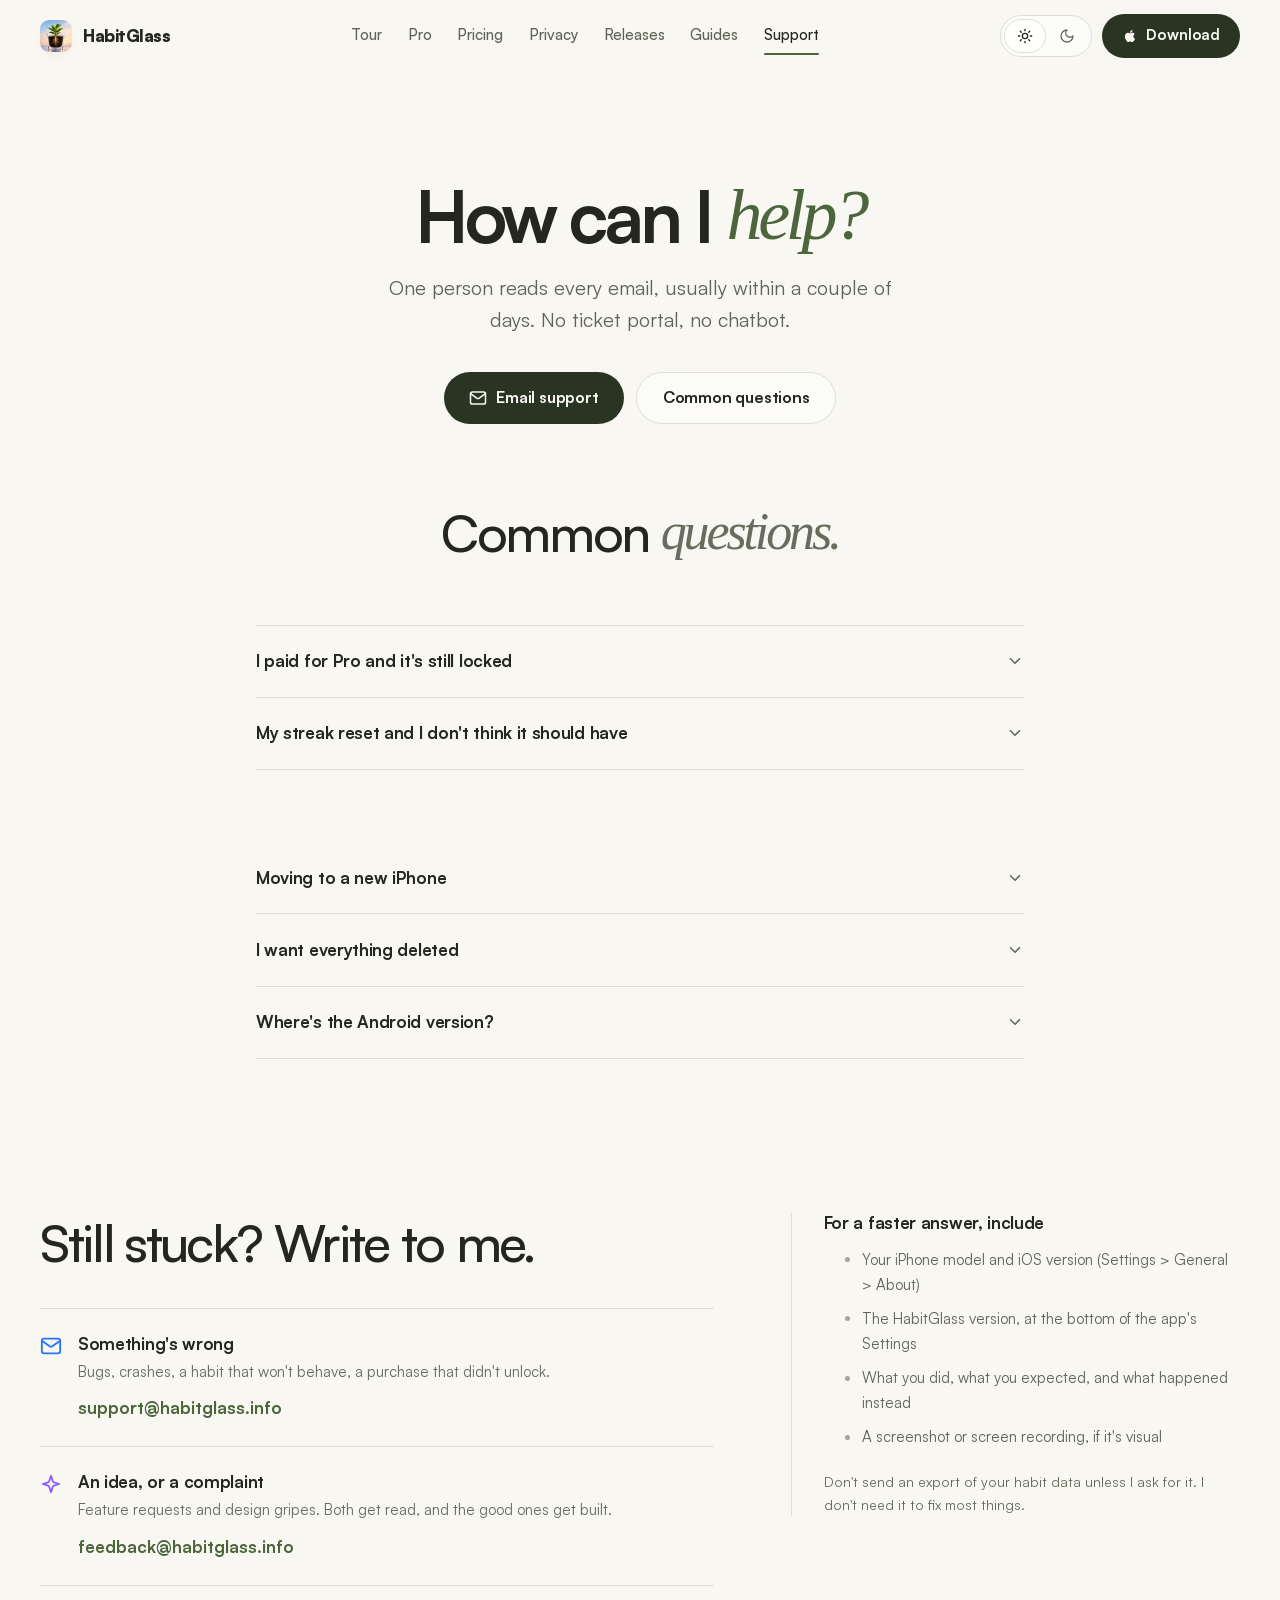
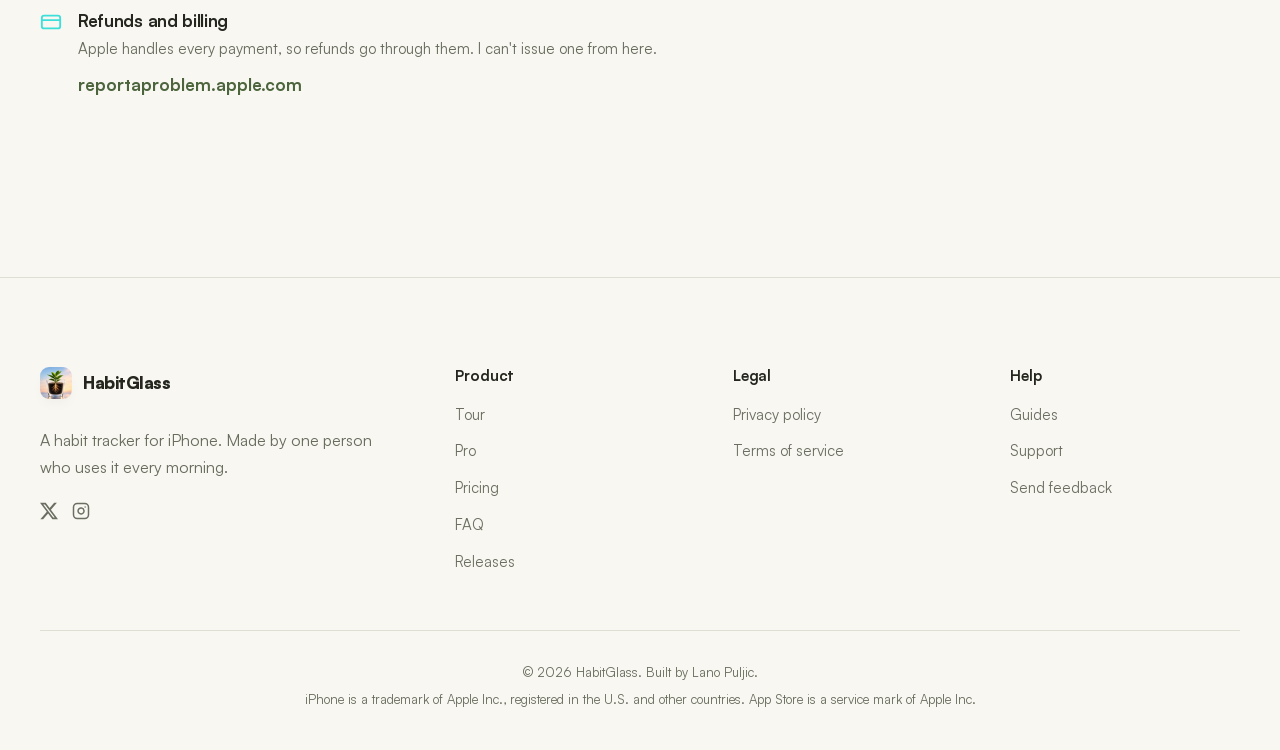
<file: support.html>
<!DOCTYPE html>
<html lang="en" data-theme="dark">
<head>
<meta charset="utf-8">
<meta name="viewport" content="width=device-width, initial-scale=1">
<title>Support — HabitGlass</title>
<meta name="description" content="Get help with HabitGlass. One person answers these emails, so include your iOS version and what you were doing when it went wrong.">
<link rel="canonical" href="https://habitglass.info/support.html">
<meta name="theme-color" content="#07080c" media="(prefers-color-scheme: dark)">
<meta name="theme-color" content="#f8f7f2" media="(prefers-color-scheme: light)">
<meta property="og:type" content="article">
<meta property="og:site_name" content="HabitGlass">
<meta property="og:title" content="Support — HabitGlass">
<meta property="og:description" content="Get help with HabitGlass. No ticket portal, no chatbot, just an email address.">
<meta property="og:url" content="https://habitglass.info/support.html">
<meta property="og:image" content="https://habitglass.info/assets/og.jpg">
<meta property="og:image:width" content="1200">
<meta property="og:image:height" content="630">
<meta name="twitter:card" content="summary_large_image">
<meta name="twitter:site" content="@habitglass">
<link rel="icon" href="assets/icon-512.png" sizes="512x512">
<link rel="icon" href="assets/favicon-32.png" sizes="32x32">
<link rel="apple-touch-icon" href="assets/apple-touch-icon.png">
<link rel="preload" href="assets/fonts/satoshi-900.woff2" as="font" type="font/woff2" crossorigin>
<link rel="preload" href="assets/fonts/satoshi-400.woff2" as="font" type="font/woff2" crossorigin>
<link rel="stylesheet" href="assets/css/site.css">
<script>
  (function () {
    var t;
    try { t = localStorage.getItem('hg-theme'); } catch (e) {}
    if (t !== 'light' && t !== 'dark') {
      t = window.matchMedia('(prefers-color-scheme: light)').matches ? 'light' : 'dark';
    }
    document.documentElement.dataset.theme = t;
    document.documentElement.classList.add('js');
  })();
</script>
</head>
<body>
<a class="skip-link" href="#main">Skip to content</a>

<svg width="0" height="0" style="position:absolute" aria-hidden="true" focusable="false">
  <defs>
    <symbol id="i-sun" viewBox="0 0 24 24" fill="none" stroke="currentColor" stroke-width="2" stroke-linecap="round" stroke-linejoin="round"><circle cx="12" cy="12" r="4"/><path d="M12 2v2M12 20v2M4.93 4.93l1.41 1.41M17.66 17.66l1.41 1.41M2 12h2M20 12h2M6.34 17.66l-1.41 1.41M19.07 4.93l-1.41 1.41"/></symbol>
    <symbol id="i-moon" viewBox="0 0 24 24" fill="none" stroke="currentColor" stroke-width="2" stroke-linecap="round" stroke-linejoin="round"><path d="M12 3a6 6 0 0 0 9 9 9 9 0 1 1-9-9Z"/></symbol>
    <symbol id="i-chev" viewBox="0 0 24 24" fill="none" stroke="currentColor" stroke-width="2.2" stroke-linecap="round" stroke-linejoin="round"><path d="m6 9 6 6 6-6"/></symbol>
    <symbol id="i-mail" viewBox="0 0 24 24" fill="none" stroke="currentColor" stroke-width="2" stroke-linecap="round" stroke-linejoin="round"><rect x="2" y="4" width="20" height="16" rx="2.5"/><path d="m2.5 6.5 8.4 6a2 2 0 0 0 2.2 0l8.4-6"/></symbol>
    <symbol id="i-sparkle" viewBox="0 0 24 24" fill="none" stroke="currentColor" stroke-width="2" stroke-linecap="round" stroke-linejoin="round"><path d="m12 3-1.9 5.8a2 2 0 0 1-1.3 1.3L3 12l5.8 1.9a2 2 0 0 1 1.3 1.3L12 21l1.9-5.8a2 2 0 0 1 1.3-1.3L21 12l-5.8-1.9a2 2 0 0 1-1.3-1.3Z"/></symbol>
    <symbol id="i-card" viewBox="0 0 24 24" fill="none" stroke="currentColor" stroke-width="2" stroke-linecap="round" stroke-linejoin="round"><rect x="2" y="5" width="20" height="14" rx="2.5"/><path d="M2 10h20"/></symbol>
    <symbol id="i-apple" viewBox="0 0 24 24" fill="currentColor"><path d="M17.05 20.28c-.98.95-2.05.88-3.08.4-1.09-.5-2.08-.48-3.24 0-1.44.62-2.2.44-3.06-.4C2.79 15.25 3.51 7.59 9.05 7.31c1.35.07 2.29.74 3.08.8 1.18-.24 2.31-.93 3.57-.84 1.51.12 2.65.72 3.4 1.8-3.12 1.87-2.38 5.98.48 7.13-.57 1.5-1.31 2.99-2.54 4.09zM12.03 7.25c-.15-2.23 1.66-4.07 3.74-4.25.29 2.58-2.34 4.5-3.74 4.25z"/></symbol>
    <symbol id="i-close" viewBox="0 0 24 24" fill="none" stroke="currentColor" stroke-width="2" stroke-linecap="round"><path d="M18 6 6 18M6 6l12 12"/></symbol>
    <symbol id="i-instagram" viewBox="0 0 24 24" fill="none" stroke="currentColor" stroke-width="2" stroke-linecap="round" stroke-linejoin="round"><rect x="2" y="2" width="20" height="20" rx="5"/><path d="M16 11.37A4 4 0 1 1 12.63 8 4 4 0 0 1 16 11.37z"/><line x1="17.5" y1="6.5" x2="17.51" y2="6.5"/></symbol>
    <symbol id="i-menu" viewBox="0 0 24 24" fill="none" stroke="currentColor" stroke-width="2" stroke-linecap="round"><path d="M4 7h16M4 12h16M4 17h16"/></symbol>
    <symbol id="i-x" viewBox="0 0 24 24" fill="currentColor"><path d="M18.901 1.153h3.68l-8.04 9.19L24 22.846h-7.406l-5.8-7.584-6.638 7.584H.474l8.6-9.83L0 1.154h7.594l5.243 6.932ZM17.61 20.644h2.039L6.486 3.24H4.298Z"/></symbol>
  </defs>
</svg>

<header class="site-head">
  <div class="shell">
    <div class="head-row">
      <a class="brand" href="index.html">
        <img class="brand-mark" src="assets/brand-mark.webp" alt="" width="32" height="32">
        HabitGlass
      </a>

      <nav class="nav" aria-label="Primary">
        <a href="index.html#tour">Tour</a>
        <a href="index.html#features">Pro</a>
        <a href="index.html#pricing">Pricing</a>
        <a href="index.html#privacy">Privacy</a>
        <a href="releases.html">Releases</a>
        <a href="guides.html">Guides</a>
        <a href="support.html" aria-current="page">Support</a>
      </nav>

      <div class="head-actions">
        <div class="theme-toggle" role="group" aria-label="Appearance">
          <button type="button" data-set-theme="light" aria-pressed="false" title="Light appearance">
            <svg aria-hidden="true"><use href="#i-sun"/></svg>
            <span class="sr-only">Light</span>
          </button>
          <button type="button" data-set-theme="dark" aria-pressed="true" title="Dark appearance">
            <svg aria-hidden="true"><use href="#i-moon"/></svg>
            <span class="sr-only">Dark</span>
          </button>
        </div>
        <a class="btn btn-primary btn-sm" href="https://apps.apple.com/us/app/habit-glass-habit-tracker/id6807643942">
          <svg width="16" height="16" aria-hidden="true"><use href="#i-apple"/></svg>
          Download
        </a>
        <button class="menu-btn" type="button" data-menu-toggle aria-expanded="false" aria-controls="mobile-menu">
          <svg class="icon-open" aria-hidden="true"><use href="#i-menu"/></svg>
          <svg class="icon-close" aria-hidden="true"><use href="#i-close"/></svg>
          <span class="sr-only">Menu</span>
        </button>
      </div>
    </div>

    <div class="mobile-menu glass" id="mobile-menu" hidden>
      <ul>
        <li><a href="index.html#tour">Tour</a></li>
        <li><a href="index.html#features">Pro</a></li>
        <li><a href="index.html#pricing">Pricing</a></li>
        <li><a href="index.html#privacy">Privacy</a></li>
        <li><a href="releases.html">Releases</a></li>
        <li><a href="guides.html">Guides</a></li>
        <li><a href="support.html" aria-current="page">Support</a></li>
      </ul>
      <a class="btn btn-primary" href="https://apps.apple.com/us/app/habit-glass-habit-tracker/id6807643942">
        <svg width="18" height="18" aria-hidden="true"><use href="#i-apple"/></svg>
        Download
      </a>
    </div>
  </div>
</header>

<main id="main" class="support">
  <section class="shell support-hero">
    <h1>How can I <em>help?</em></h1>
    <p class="lede">
      One person reads every email, usually within a couple of days. No ticket portal,
      no chatbot.
    </p>
    <div class="cta-row">
      <a class="btn btn-primary" href="mailto:support@habitglass.info?subject=HabitGlass%20support">
        <svg width="18" height="18" aria-hidden="true"><use href="#i-mail"/></svg>
        Email support
      </a>
      <a class="btn btn-ghost" href="#questions">Common questions</a>
    </div>
  </section>

  <!-- ============================================================ questions -->
  <section id="questions" class="band">
    <div class="shell">
      <div class="section-head support-head reveal">
        <h2>Common <em>questions.</em></h2>
      </div>

      <div class="faq">
        <details class="reveal">
          <summary>I paid for Pro and it's still locked<svg class="chev" aria-hidden="true"><use href="#i-chev"/></svg></summary>
          <div class="answer">
            Open Settings in the app and tap <strong>Restore purchases</strong>. That
            re-checks your App Store receipt, which is normally all it takes. If the
            purchase is still waiting on Apple's approval (Ask to Buy, for instance) the
            app unlocks by itself once that clears. Still stuck after both? Email me and
            mention which plan you bought.
          </div>
        </details>

        <details class="reveal">
          <summary>My streak reset and I don't think it should have<svg class="chev" aria-hidden="true"><use href="#i-chev"/></svg></summary>
          <div class="answer">
            Streaks are counted against the habit's own schedule, so check the
            <strong>Repeat</strong> setting first. A three-times-a-week habit and an
            every-day habit will disagree about the same week. If the schedule looks right
            and the number still looks wrong, send me the schedule and the days you logged.
          </div>
        </details>

        <details class="reveal">
          <summary>Reminders aren't arriving<svg class="chev" aria-hidden="true"><use href="#i-chev"/></svg></summary>
          <div class="answer">
            Reminders are local notifications, so iOS has the final say. Check
            Settings &gt; Notifications &gt; HabitGlass on your phone, and make sure a
            Focus mode or Scheduled Summary isn't holding them back. Reminders are set per
            habit, so confirm that habit has one.
          </div>
        </details>

        <details class="reveal">
          <summary>Moving to a new iPhone<svg class="chev" aria-hidden="true"><use href="#i-chev"/></svg></summary>
          <div class="answer">
            An encrypted iPhone backup or an iCloud device transfer brings everything
            across. By hand, export a JSON backup from Settings on the old phone and import
            it on the new one. Turning on iCloud sync on both devices also works, and keeps
            working afterwards.
          </div>
        </details>

        <details class="reveal">
          <summary>I want everything deleted<svg class="chev" aria-hidden="true"><use href="#i-chev"/></svg></summary>
          <div class="answer">
            Settings &gt; Data &gt; <strong>Delete All Data</strong> wipes every habit and
            check-in from the device, and from your iCloud storage if sync is on. There's
            nothing on a server of mine to delete, because there is no server. The
            <a class="inline-link" href="privacy.html">privacy policy</a> spells out where
            data lives.
          </div>
        </details>

        <details class="reveal">
          <summary>Where's the Android version?<svg class="chev" aria-hidden="true"><use href="#i-chev"/></svg></summary>
          <div class="answer">
            There isn't one, and there's no plan for one. HabitGlass is built directly on
            iOS 26's Liquid Glass, SwiftData and WidgetKit. A port would be a different app
            wearing the same name.
          </div>
        </details>
      </div>
    </div>
  </section>

  <!-- ============================================================== contact -->
  <section id="contact" class="band">
    <div class="shell">
      <div class="contact">
        <div class="reveal">
          <h2>Still stuck? Write to me.</h2>
          <ul class="contact-list">
            <li>
              <svg aria-hidden="true" style="--tint:#2973ff"><use href="#i-mail"/></svg>
              <div>
                <h3>Something's wrong</h3>
                <p>Bugs, crashes, a habit that won't behave, a purchase that didn't unlock.</p>
                <a class="text-link" href="mailto:support@habitglass.info?subject=HabitGlass%20support">support@habitglass.info</a>
              </div>
            </li>
            <li>
              <svg aria-hidden="true" style="--tint:#8c5cff"><use href="#i-sparkle"/></svg>
              <div>
                <h3>An idea, or a complaint</h3>
                <p>Feature requests and design gripes. Both get read, and the good ones get built.</p>
                <a class="text-link" href="mailto:feedback@habitglass.info?subject=HabitGlass%20feedback">feedback@habitglass.info</a>
              </div>
            </li>
            <li>
              <svg aria-hidden="true" style="--tint:#3de0d9"><use href="#i-card"/></svg>
              <div>
                <h3>Refunds and billing</h3>
                <p>Apple handles every payment, so refunds go through them. I can't issue one from here.</p>
                <a class="text-link" href="https://reportaproblem.apple.com">reportaproblem.apple.com</a>
              </div>
            </li>
          </ul>
        </div>

        <aside class="include reveal" style="--delay:80ms">
          <h3>For a faster answer, include</h3>
          <ul class="dots">
            <li>Your iPhone model and iOS version (Settings &gt; General &gt; About)</li>
            <li>The HabitGlass version, at the bottom of the app's Settings</li>
            <li>What you did, what you expected, and what happened instead</li>
            <li>A screenshot or screen recording, if it's visual</li>
          </ul>
          <p>
            Don't send an export of your habit data unless I ask for it. I don't need it to
            fix most things.
          </p>
        </aside>
      </div>
    </div>
  </section>
</main>

<footer class="site-foot">
  <div class="shell">
    <div class="foot-grid">
      <div>
        <a class="brand" href="index.html">
          <img class="brand-mark" src="assets/brand-mark.webp" alt="" width="32" height="32">
          HabitGlass
        </a>
        <p class="foot-blurb">
          A habit tracker for iPhone. Made by one person who uses it every morning.
        </p>
        <div class="foot-social">
          <a href="https://x.com/habitglass" aria-label="HabitGlass on X">
            <svg width="18" height="18" aria-hidden="true"><use href="#i-x"/></svg>
          </a>
          <a href="https://www.instagram.com/habit_glass/" aria-label="HabitGlass on Instagram">
            <svg width="18" height="18" aria-hidden="true"><use href="#i-instagram"/></svg>
          </a>
        </div>
      </div>

      <div class="foot-col">
        <h2>Product</h2>
        <ul>
          <li><a href="index.html#tour">Tour</a></li>
          <li><a href="index.html#features">Pro</a></li>
          <li><a href="index.html#pricing">Pricing</a></li>
          <li><a href="index.html#faq">FAQ</a></li>
          <li><a href="releases.html">Releases</a></li>
        </ul>
      </div>

      <div class="foot-col">
        <h2>Legal</h2>
        <ul>
          <li><a href="privacy.html">Privacy policy</a></li>
          <li><a href="terms.html">Terms of service</a></li>
        </ul>
      </div>

      <div class="foot-col">
        <h2>Help</h2>
        <ul>
          <li><a href="guides.html">Guides</a></li>
          <li><a href="support.html">Support</a></li>
          <li><a href="mailto:feedback@habitglass.info?subject=HabitGlass%20feedback">Send feedback</a></li>
        </ul>
      </div>
    </div>

    <div class="foot-base">
      <span>&copy; <span data-year>2026</span> HabitGlass. Built by Lano Puljic.</span>
      <span>iPhone is a trademark of Apple Inc., registered in the U.S. and other countries. App Store is a service mark of Apple Inc.</span>
    </div>
  </div>
</footer>

<script src="assets/js/site.js" defer></script>
</body>
</html>
</file>
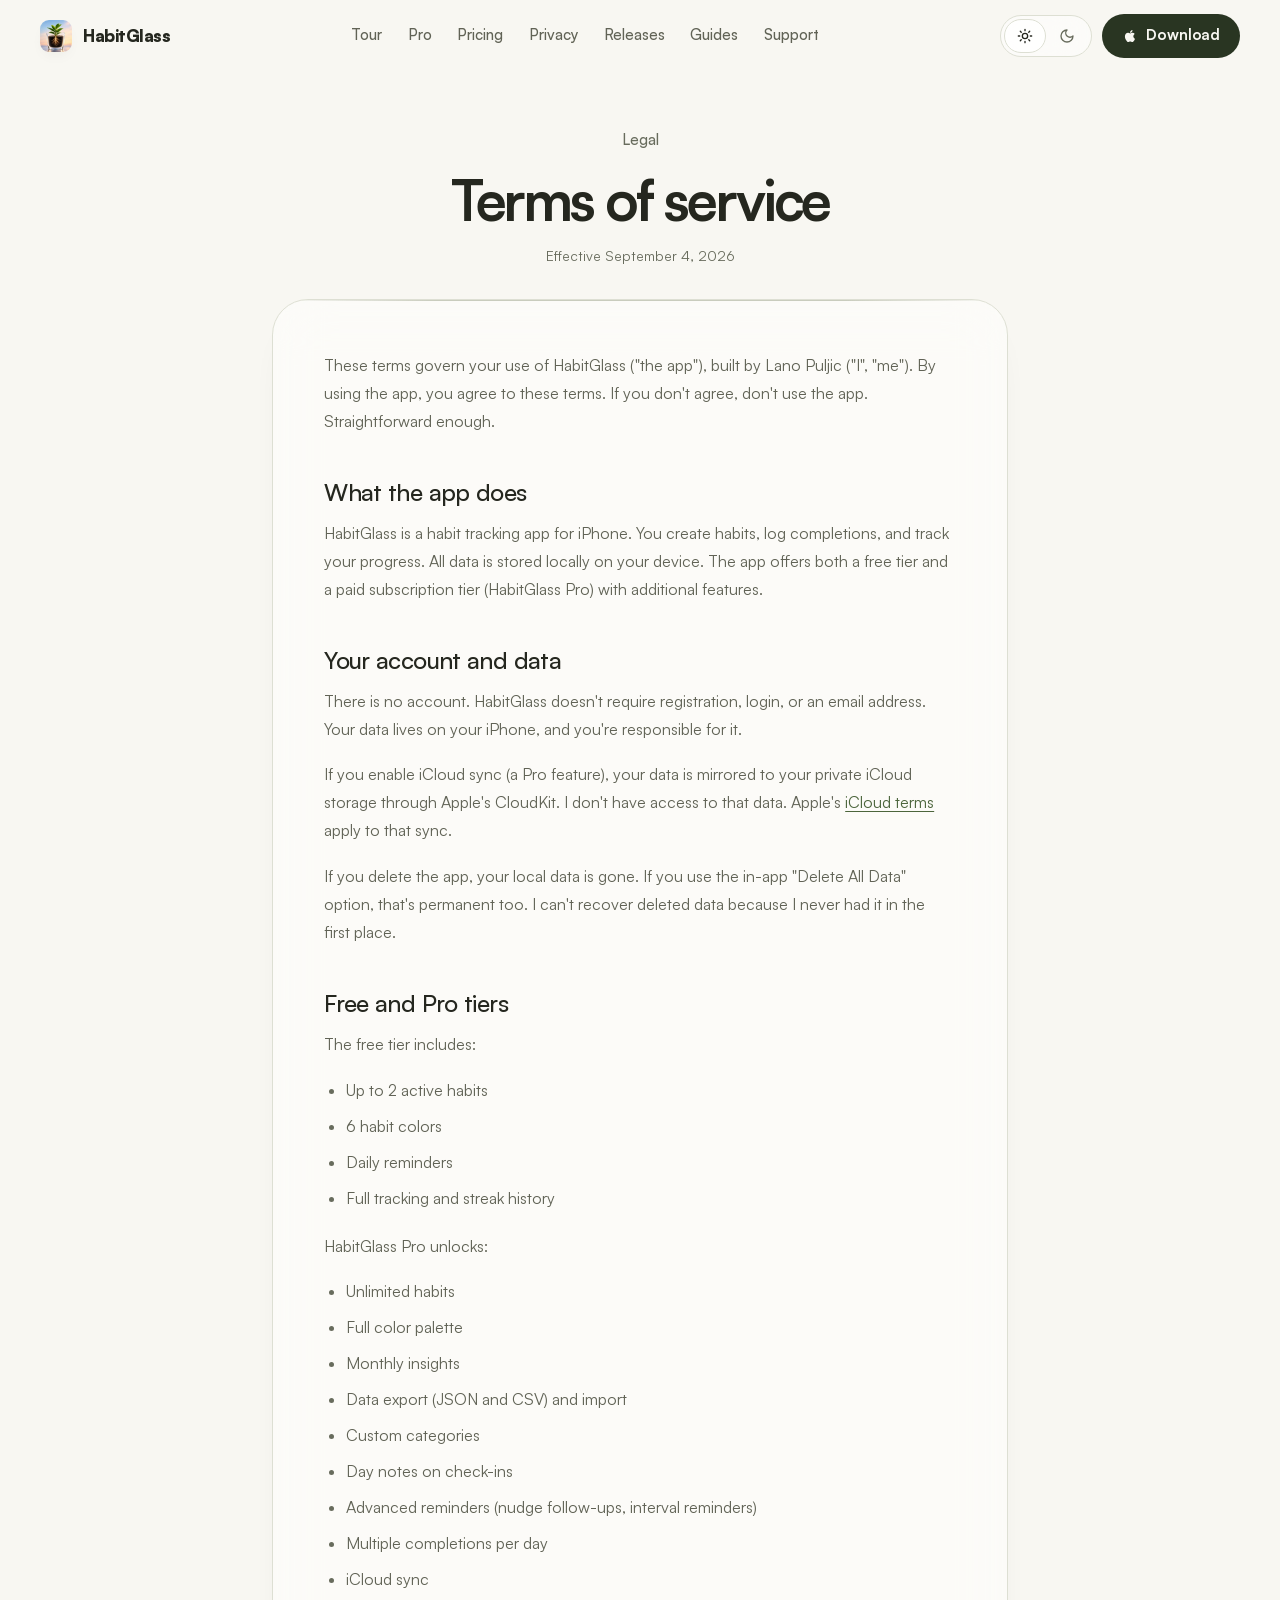
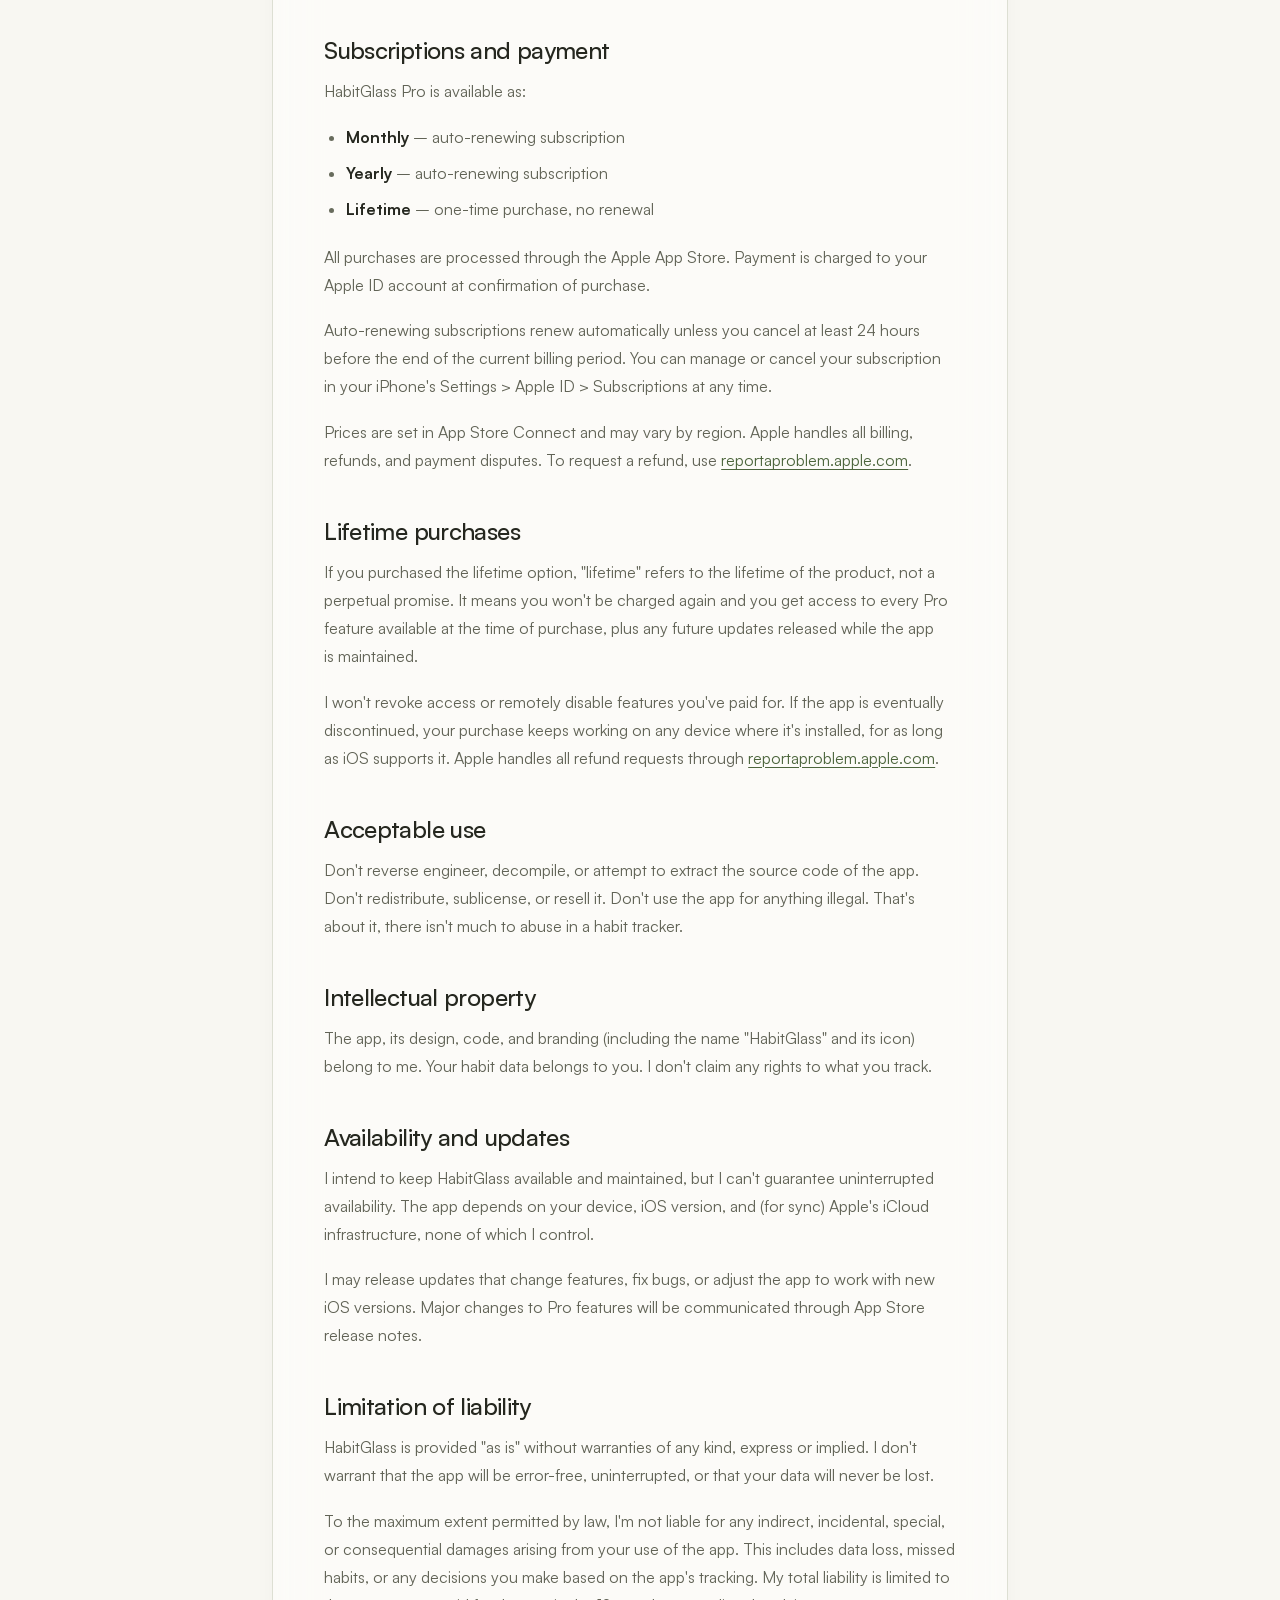
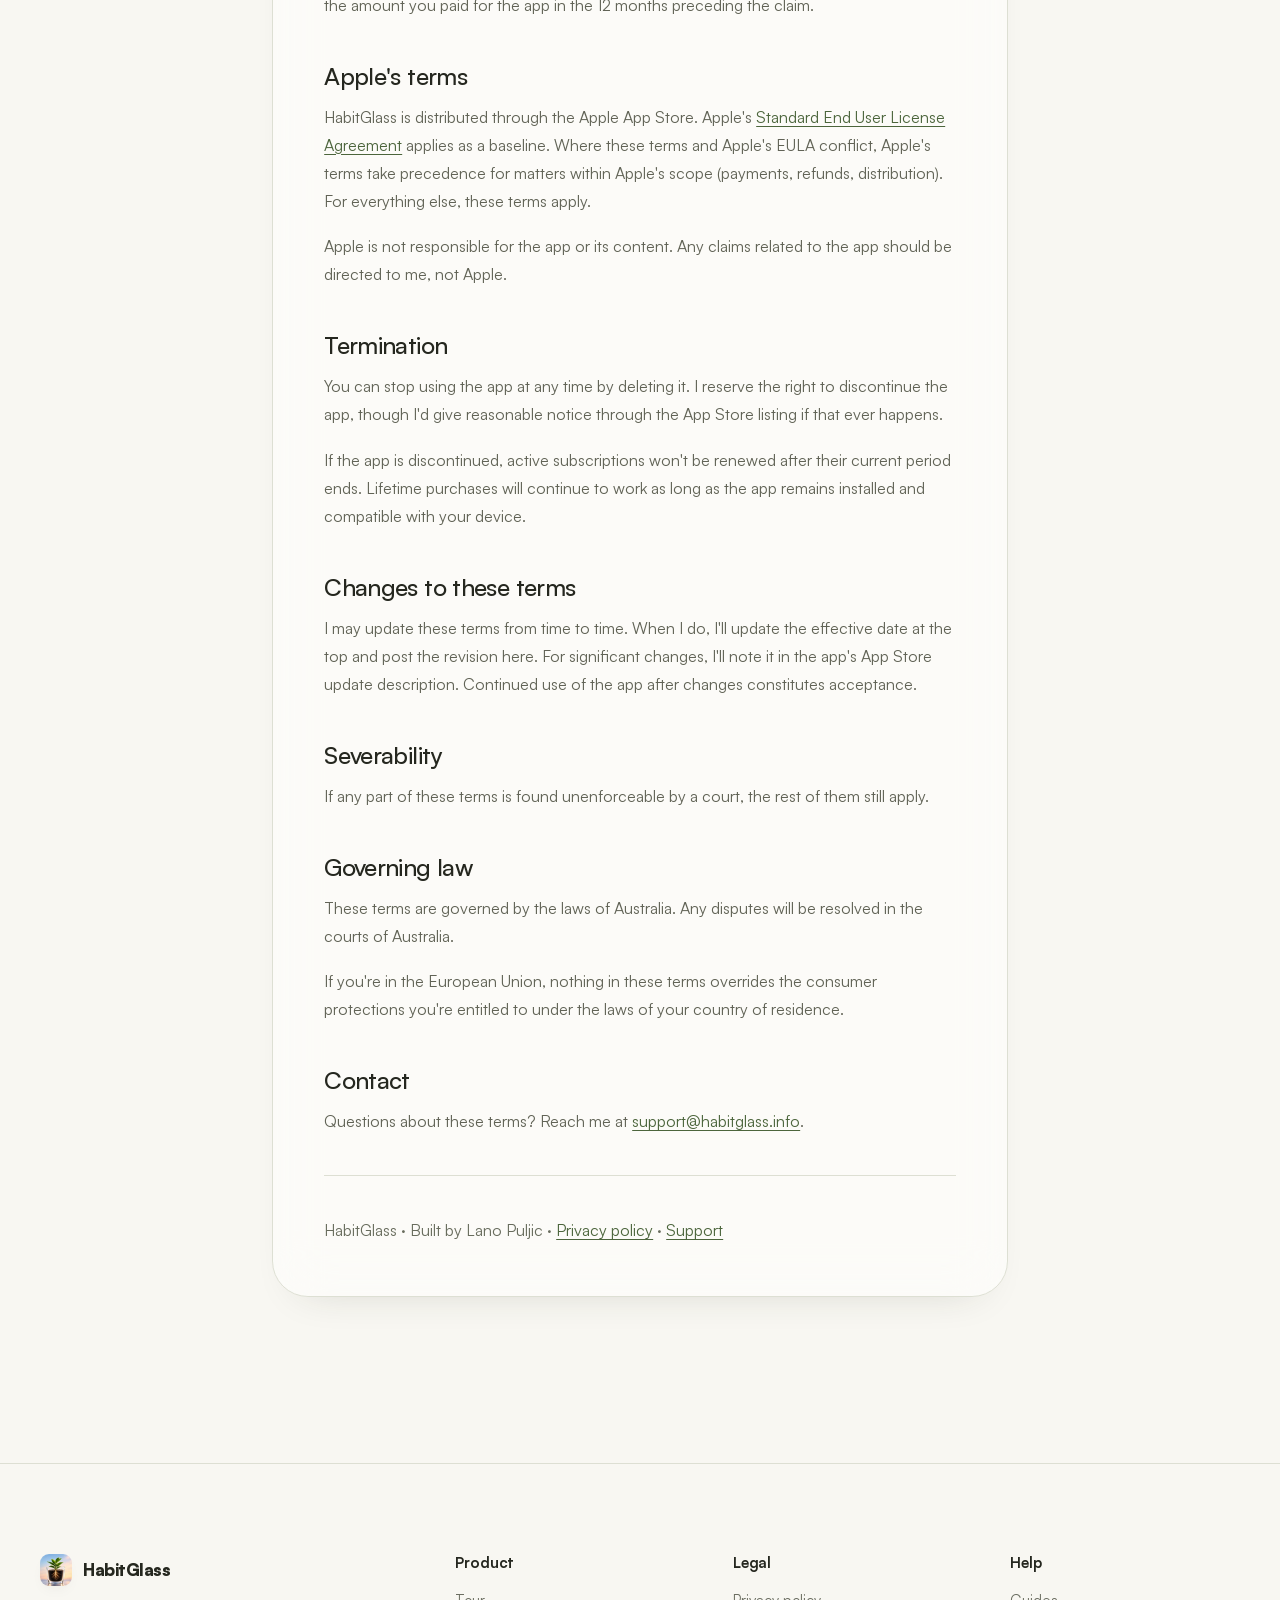
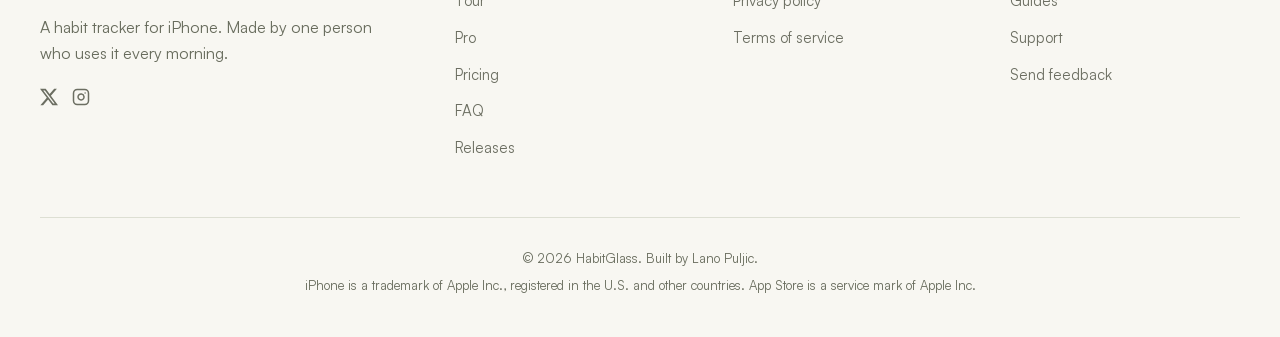
<file: terms.html>
<!DOCTYPE html>
<html lang="en" data-theme="dark">
<head>
<meta charset="utf-8">
<meta name="viewport" content="width=device-width, initial-scale=1">
<title>Terms of service — HabitGlass</title>
<meta name="description" content="The terms that govern your use of HabitGlass: tiers, subscriptions, lifetime purchases, liability and governing law.">
<link rel="canonical" href="https://habitglass.info/terms.html">
<meta name="theme-color" content="#07080c" media="(prefers-color-scheme: dark)">
<meta name="theme-color" content="#f8f7f2" media="(prefers-color-scheme: light)">
<meta property="og:type" content="article">
<meta property="og:site_name" content="HabitGlass">
<meta property="og:title" content="Terms of service — HabitGlass">
<meta property="og:description" content="Tiers, subscriptions, lifetime purchases, liability and governing law.">
<meta property="og:url" content="https://habitglass.info/terms.html">
<meta property="og:image" content="https://habitglass.info/assets/og.jpg">
<meta property="og:image:width" content="1200">
<meta property="og:image:height" content="630">
<meta name="twitter:card" content="summary_large_image">
<meta name="twitter:site" content="@habitglass">
<link rel="icon" href="assets/icon-512.png" sizes="512x512">
<link rel="icon" href="assets/favicon-32.png" sizes="32x32">
<link rel="apple-touch-icon" href="assets/apple-touch-icon.png">
<link rel="preload" href="assets/fonts/satoshi-900.woff2" as="font" type="font/woff2" crossorigin>
<link rel="preload" href="assets/fonts/satoshi-400.woff2" as="font" type="font/woff2" crossorigin>
<link rel="stylesheet" href="assets/css/site.css">
<script>
  (function () {
    var t;
    try { t = localStorage.getItem('hg-theme'); } catch (e) {}
    if (t !== 'light' && t !== 'dark') {
      t = window.matchMedia('(prefers-color-scheme: light)').matches ? 'light' : 'dark';
    }
    document.documentElement.dataset.theme = t;
    document.documentElement.classList.add('js');
  })();
</script>
</head>
<body>
<a class="skip-link" href="#main">Skip to content</a>

<svg width="0" height="0" style="position:absolute" aria-hidden="true" focusable="false">
  <defs>
    <symbol id="i-sun" viewBox="0 0 24 24" fill="none" stroke="currentColor" stroke-width="2" stroke-linecap="round" stroke-linejoin="round"><circle cx="12" cy="12" r="4"/><path d="M12 2v2M12 20v2M4.93 4.93l1.41 1.41M17.66 17.66l1.41 1.41M2 12h2M20 12h2M6.34 17.66l-1.41 1.41M19.07 4.93l-1.41 1.41"/></symbol>
    <symbol id="i-moon" viewBox="0 0 24 24" fill="none" stroke="currentColor" stroke-width="2" stroke-linecap="round" stroke-linejoin="round"><path d="M12 3a6 6 0 0 0 9 9 9 9 0 1 1-9-9Z"/></symbol>
    <symbol id="i-apple" viewBox="0 0 24 24" fill="currentColor"><path d="M17.05 20.28c-.98.95-2.05.88-3.08.4-1.09-.5-2.08-.48-3.24 0-1.44.62-2.2.44-3.06-.4C2.79 15.25 3.51 7.59 9.05 7.31c1.35.07 2.29.74 3.08.8 1.18-.24 2.31-.93 3.57-.84 1.51.12 2.65.72 3.4 1.8-3.12 1.87-2.38 5.98.48 7.13-.57 1.5-1.31 2.99-2.54 4.09zM12.03 7.25c-.15-2.23 1.66-4.07 3.74-4.25.29 2.58-2.34 4.5-3.74 4.25z"/></symbol>
    <symbol id="i-close" viewBox="0 0 24 24" fill="none" stroke="currentColor" stroke-width="2" stroke-linecap="round"><path d="M18 6 6 18M6 6l12 12"/></symbol>
    <symbol id="i-instagram" viewBox="0 0 24 24" fill="none" stroke="currentColor" stroke-width="2" stroke-linecap="round" stroke-linejoin="round"><rect x="2" y="2" width="20" height="20" rx="5"/><path d="M16 11.37A4 4 0 1 1 12.63 8 4 4 0 0 1 16 11.37z"/><line x1="17.5" y1="6.5" x2="17.51" y2="6.5"/></symbol>
    <symbol id="i-menu" viewBox="0 0 24 24" fill="none" stroke="currentColor" stroke-width="2" stroke-linecap="round"><path d="M4 7h16M4 12h16M4 17h16"/></symbol>
    <symbol id="i-x" viewBox="0 0 24 24" fill="currentColor"><path d="M18.901 1.153h3.68l-8.04 9.19L24 22.846h-7.406l-5.8-7.584-6.638 7.584H.474l8.6-9.83L0 1.154h7.594l5.243 6.932ZM17.61 20.644h2.039L6.486 3.24H4.298Z"/></symbol>
  </defs>
</svg>

<header class="site-head">
  <div class="shell">
    <div class="head-row">
      <a class="brand" href="index.html">
        <img class="brand-mark" src="assets/brand-mark.webp" alt="" width="32" height="32">
        HabitGlass
      </a>

      <nav class="nav" aria-label="Primary">
        <a href="index.html#tour">Tour</a>
        <a href="index.html#features">Pro</a>
        <a href="index.html#pricing">Pricing</a>
        <a href="index.html#privacy">Privacy</a>
        <a href="releases.html">Releases</a>
        <a href="guides.html">Guides</a>
        <a href="support.html">Support</a>
      </nav>

      <div class="head-actions">
        <div class="theme-toggle" role="group" aria-label="Appearance">
          <button type="button" data-set-theme="light" aria-pressed="false" title="Light appearance">
            <svg aria-hidden="true"><use href="#i-sun"/></svg>
            <span class="sr-only">Light</span>
          </button>
          <button type="button" data-set-theme="dark" aria-pressed="true" title="Dark appearance">
            <svg aria-hidden="true"><use href="#i-moon"/></svg>
            <span class="sr-only">Dark</span>
          </button>
        </div>
        <a class="btn btn-primary btn-sm" href="https://apps.apple.com/us/app/habit-glass-habit-tracker/id6807643942">
          <svg width="16" height="16" aria-hidden="true"><use href="#i-apple"/></svg>
          Download
        </a>
        <button class="menu-btn" type="button" data-menu-toggle aria-expanded="false" aria-controls="mobile-menu">
          <svg class="icon-open" aria-hidden="true"><use href="#i-menu"/></svg>
          <svg class="icon-close" aria-hidden="true"><use href="#i-close"/></svg>
          <span class="sr-only">Menu</span>
        </button>
      </div>
    </div>

    <div class="mobile-menu glass" id="mobile-menu" hidden>
      <ul>
        <li><a href="index.html#tour">Tour</a></li>
        <li><a href="index.html#features">Pro</a></li>
        <li><a href="index.html#pricing">Pricing</a></li>
        <li><a href="index.html#privacy">Privacy</a></li>
        <li><a href="releases.html">Releases</a></li>
        <li><a href="guides.html">Guides</a></li>
        <li><a href="support.html">Support</a></li>
      </ul>
      <a class="btn btn-primary" href="https://apps.apple.com/us/app/habit-glass-habit-tracker/id6807643942">
        <svg width="18" height="18" aria-hidden="true"><use href="#i-apple"/></svg>
        Download
      </a>
    </div>
  </div>
</header>

<main id="main">
  <div class="shell doc-head">
    <p class="kicker" style="margin-bottom:0">Legal</p>
    <h1>Terms of service</h1>
    <p class="meta">Effective September 4, 2026</p>
  </div>

  <div class="shell" style="padding-bottom:clamp(3rem,7vw,6rem)">
    <article class="doc glass prose">
      <p>
        These terms govern your use of HabitGlass ("the app"), built by Lano
        Puljic ("I", "me"). By using the app, you agree to these terms. If you
        don't agree, don't use the app. Straightforward enough.
      </p>

      <h2 id="what">What the app does</h2>
      <p>
        HabitGlass is a habit tracking app for iPhone. You create habits, log
        completions, and track your progress. All data is stored locally on your
        device. The app offers both a free tier and a paid subscription tier
        (HabitGlass Pro) with additional features.
      </p>

      <h2 id="data">Your account and data</h2>
      <p>
        There is no account. HabitGlass doesn't require registration, login, or
        an email address. Your data lives on your iPhone, and you're responsible
        for it.
      </p>
      <p>
        If you enable iCloud sync (a Pro feature), your data is mirrored to your
        private iCloud storage through Apple's CloudKit. I don't have access to
        that data. Apple's
        <a href="https://www.apple.com/legal/internet-services/icloud/">iCloud terms</a>
        apply to that sync.
      </p>
      <p>
        If you delete the app, your local data is gone. If you use the in-app
        "Delete All Data" option, that's permanent too. I can't recover deleted
        data because I never had it in the first place.
      </p>

      <h2 id="tiers">Free and Pro tiers</h2>
      <p>The free tier includes:</p>
      <ul>
        <li>Up to 2 active habits</li>
        <li>6 habit colors</li>
        <li>Daily reminders</li>
        <li>Full tracking and streak history</li>
      </ul>

      <p>HabitGlass Pro unlocks:</p>
      <ul>
        <li>Unlimited habits</li>
        <li>Full color palette</li>
        <li>Monthly insights</li>
        <li>Data export (JSON and CSV) and import</li>
        <li>Custom categories</li>
        <li>Day notes on check-ins</li>
        <li>Advanced reminders (nudge follow-ups, interval reminders)</li>
        <li>Multiple completions per day</li>
        <li>iCloud sync</li>
      </ul>

      <h2 id="subscriptions">Subscriptions and payment</h2>
      <p>HabitGlass Pro is available as:</p>
      <ul>
        <li><strong>Monthly</strong> &ndash; auto-renewing subscription</li>
        <li><strong>Yearly</strong> &ndash; auto-renewing subscription</li>
        <li><strong>Lifetime</strong> &ndash; one-time purchase, no renewal</li>
      </ul>
      <p>
        All purchases are processed through the Apple App Store. Payment is
        charged to your Apple ID account at confirmation of purchase.
      </p>
      <p>
        Auto-renewing subscriptions renew automatically unless you cancel at least
        24 hours before the end of the current billing period. You can manage or
        cancel your subscription in your iPhone's Settings &gt; Apple ID &gt;
        Subscriptions at any time.
      </p>
      <p>
        Prices are set in App Store Connect and may vary by region. Apple handles
        all billing, refunds, and payment disputes. To request a refund, use
        <a href="https://reportaproblem.apple.com">reportaproblem.apple.com</a>.
      </p>

      <h2 id="lifetime">Lifetime purchases</h2>
      <p>
        If you purchased the lifetime option, "lifetime" refers to the lifetime of
        the product, not a perpetual promise. It means you won't be charged again
        and you get access to every Pro feature available at the time of purchase,
        plus any future updates released while the app is maintained.
      </p>
      <p>
        I won't revoke access or remotely disable features you've paid for. If the
        app is eventually discontinued, your purchase keeps working on any device
        where it's installed, for as long as iOS supports it. Apple handles all
        refund requests through
        <a href="https://reportaproblem.apple.com">reportaproblem.apple.com</a>.
      </p>

      <h2 id="acceptable-use">Acceptable use</h2>
      <p>
        Don't reverse engineer, decompile, or attempt to extract the source code
        of the app. Don't redistribute, sublicense, or resell it. Don't use the
        app for anything illegal. That's about it, there isn't much to abuse in a
        habit tracker.
      </p>

      <h2 id="ip">Intellectual property</h2>
      <p>
        The app, its design, code, and branding (including the name "HabitGlass"
        and its icon) belong to me. Your habit data belongs to you. I don't claim
        any rights to what you track.
      </p>

      <h2 id="availability">Availability and updates</h2>
      <p>
        I intend to keep HabitGlass available and maintained, but I can't
        guarantee uninterrupted availability. The app depends on your device, iOS
        version, and (for sync) Apple's iCloud infrastructure, none of which I
        control.
      </p>
      <p>
        I may release updates that change features, fix bugs, or adjust the app
        to work with new iOS versions. Major changes to Pro features will be
        communicated through App Store release notes.
      </p>

      <h2 id="liability">Limitation of liability</h2>
      <p>
        HabitGlass is provided "as is" without warranties of any kind, express or
        implied. I don't warrant that the app will be error-free, uninterrupted,
        or that your data will never be lost.
      </p>
      <p>
        To the maximum extent permitted by law, I'm not liable for any indirect,
        incidental, special, or consequential damages arising from your use of the
        app. This includes data loss, missed habits, or any decisions you make
        based on the app's tracking. My total liability is limited to the amount
        you paid for the app in the 12 months preceding the claim.
      </p>

      <h2 id="apple">Apple's terms</h2>
      <p>
        HabitGlass is distributed through the Apple App Store. Apple's
        <a href="https://www.apple.com/legal/internet-services/itunes/dev/stdeula/">Standard End User License Agreement</a>
        applies as a baseline. Where these terms and Apple's EULA conflict,
        Apple's terms take precedence for matters within Apple's scope (payments,
        refunds, distribution). For everything else, these terms apply.
      </p>
      <p>
        Apple is not responsible for the app or its content. Any claims related to
        the app should be directed to me, not Apple.
      </p>

      <h2 id="termination">Termination</h2>
      <p>
        You can stop using the app at any time by deleting it. I reserve the right
        to discontinue the app, though I'd give reasonable notice through the App
        Store listing if that ever happens.
      </p>
      <p>
        If the app is discontinued, active subscriptions won't be renewed after
        their current period ends. Lifetime purchases will continue to work as
        long as the app remains installed and compatible with your device.
      </p>

      <h2 id="changes">Changes to these terms</h2>
      <p>
        I may update these terms from time to time. When I do, I'll update the
        effective date at the top and post the revision here. For significant
        changes, I'll note it in the app's App Store update description.
        Continued use of the app after changes constitutes acceptance.
      </p>

      <h2 id="severability">Severability</h2>
      <p>
        If any part of these terms is found unenforceable by a court, the rest of
        them still apply.
      </p>

      <h2 id="law">Governing law</h2>
      <p>
        These terms are governed by the laws of Australia. Any disputes will be
        resolved in the courts of Australia.
      </p>
      <p>
        If you're in the European Union, nothing in these terms overrides the
        consumer protections you're entitled to under the laws of your country of
        residence.
      </p>

      <h2 id="contact">Contact</h2>
      <p>
        Questions about these terms? Reach me at
        <a href="mailto:support@habitglass.info">support@habitglass.info</a>.
      </p>

      <hr>
      <p class="muted" style="margin-bottom:0">
        HabitGlass &middot; Built by Lano Puljic &middot;
        <a href="privacy.html">Privacy policy</a> &middot;
        <a href="support.html">Support</a>
      </p>
    </article>
  </div>
</main>

<footer class="site-foot">
  <div class="shell">
    <div class="foot-grid">
      <div>
        <a class="brand" href="index.html">
          <img class="brand-mark" src="assets/brand-mark.webp" alt="" width="32" height="32">
          HabitGlass
        </a>
        <p class="foot-blurb">
          A habit tracker for iPhone. Made by one person who uses it every morning.
        </p>
        <div class="foot-social">
          <a href="https://x.com/habitglass" aria-label="HabitGlass on X">
            <svg width="18" height="18" aria-hidden="true"><use href="#i-x"/></svg>
          </a>
          <a href="https://www.instagram.com/habit_glass/" aria-label="HabitGlass on Instagram">
            <svg width="18" height="18" aria-hidden="true"><use href="#i-instagram"/></svg>
          </a>
        </div>
      </div>

      <div class="foot-col">
        <h2>Product</h2>
        <ul>
          <li><a href="index.html#tour">Tour</a></li>
          <li><a href="index.html#features">Pro</a></li>
          <li><a href="index.html#pricing">Pricing</a></li>
          <li><a href="index.html#faq">FAQ</a></li>
          <li><a href="releases.html">Releases</a></li>
        </ul>
      </div>

      <div class="foot-col">
        <h2>Legal</h2>
        <ul>
          <li><a href="privacy.html">Privacy policy</a></li>
          <li><a href="terms.html">Terms of service</a></li>
        </ul>
      </div>

      <div class="foot-col">
        <h2>Help</h2>
        <ul>
          <li><a href="guides.html">Guides</a></li>
          <li><a href="support.html">Support</a></li>
          <li><a href="mailto:feedback@habitglass.info?subject=HabitGlass%20feedback">Send feedback</a></li>
        </ul>
      </div>
    </div>

    <div class="foot-base">
      <span>&copy; <span data-year>2026</span> HabitGlass. Built by Lano Puljic.</span>
      <span>iPhone is a trademark of Apple Inc., registered in the U.S. and other countries. App Store is a service mark of Apple Inc.</span>
    </div>
  </div>
</footer>

<script src="assets/js/site.js" defer></script>
</body>
</html>
</file>
<file: assets/css/site.css>
/* ==========================================================================
   HabitGlass — marketing site
   Editorial and quiet: near-black or warm paper, one sage accent (the green
   of the plant in the icon), a serif italic in headings, and a month drawn
   as a bar per day. The homepage layout lives in landing.css.
   ========================================================================== */

@font-face {
  font-family: 'Satoshi';
  src: url('../fonts/satoshi-400.woff2') format('woff2');
  font-weight: 400;
  font-style: normal;
  font-display: swap;
}
@font-face {
  font-family: 'Satoshi';
  src: url('../fonts/satoshi-500.woff2') format('woff2');
  font-weight: 500;
  font-style: normal;
  font-display: swap;
}
@font-face {
  font-family: 'Satoshi';
  src: url('../fonts/satoshi-700.woff2') format('woff2');
  font-weight: 700;
  font-style: normal;
  font-display: swap;
}
@font-face {
  font-family: 'Satoshi';
  src: url('../fonts/satoshi-900.woff2') format('woff2');
  font-weight: 900;
  font-style: normal;
  font-display: swap;
}

/* --------------------------------------------------------------------------
   Tokens
   -------------------------------------------------------------------------- */

:root {
  --font: 'Satoshi', -apple-system, BlinkMacSystemFont, 'Segoe UI', system-ui, sans-serif;

  --radius-xs: 3px;
  --radius-sm: 12px;
  --radius: 20px;
  --radius-lg: 28px;
  --radius-xl: 36px;

  --shell: 1280px;
  --ease: cubic-bezier(0.2, 0.7, 0.2, 1);
  /* Damped springs sampled into linear(), the same feel as the app's
     .spring(duration:bounce:). --spring overshoots ~16% for pops,
     --spring-soft ~4% for things that travel. Use them for ~0.9s. */
  --spring: linear(0, 0.033, 0.120, 0.243, 0.384, 0.532, 0.674, 0.803, 0.915, 1.005, 1.073, 1.121, 1.150, 1.162, 1.161, 1.150, 1.132, 1.110, 1.086, 1.062, 1.040, 1.021, 1.005, 0.992, 0.983, 0.977, 0.974, 0.973, 0.975, 0.977, 0.981, 0.984, 0.988, 0.992, 0.995, 0.998, 1);
  --spring-soft: linear(0, 0.021, 0.077, 0.155, 0.246, 0.344, 0.442, 0.536, 0.623, 0.703, 0.773, 0.833, 0.884, 0.926, 0.960, 0.986, 1.006, 1.020, 1.029, 1.035, 1.038, 1.038, 1.037, 1.035, 1.032, 1.028, 1.024, 1.021, 1.017, 1.014, 1.011, 1.008, 1.006, 1.004, 1.002, 1.001, 1);
}

/* Dark (default): near-black with sage, the green of the plant in the icon. */
:root,
[data-theme='dark'] {
  --bg: #07080c;
  --ink: #f4f1e9;
  --ink-soft: #bcbbb2;
  --ink-mute: #a5a79c;
  --ink-faint: #85897c;

  --glass: rgba(204, 218, 187, 0.035);
  --glass-strong: rgba(204, 218, 187, 0.07);
  --hairline: #24272a;
  --hairline-lit: rgba(244, 241, 233, 0.22);

  --accent: #bdd5a6;

  --btn: #d8e5c6;
  --btn-ink: #20251a;

  /* Habit colours for day bars. Not brand colours. */
  --day-blue: #6e9ee7;
  --day-lilac: #b19acb;
  --day-green: #91ad84;
  --day-pink: #e3899a;
  --day-amber: #d8aa62;

  --bar-off: rgba(255, 255, 255, 0.07);
  --phone-shadow: rgba(0, 0, 0, 0.45);
  --shadow-lift: 0 48px 100px -34px rgba(0, 0, 0, 0.92);
  --qr-paper: var(--ink);
  --qr-ink: var(--bg);
  color-scheme: dark;
}

/* Light: warm paper with the same sage, darkened for contrast. */
[data-theme='light'] {
  --bg: #f8f7f2;
  --ink: #25271f;
  --ink-soft: #616356;
  --ink-mute: #686c5d;
  --ink-faint: #777d6c;

  --glass: rgba(255, 255, 255, 0.5);
  --glass-strong: rgba(255, 255, 255, 0.8);
  --hairline: #dddfd3;
  --hairline-lit: #c9ccbd;

  --accent: #4c653c;

  --btn: #293522;
  --btn-ink: #f8f7f2;

  --day-blue: #517ebc;
  --day-lilac: #9573b0;
  --day-green: #6c865c;
  --day-pink: #b9566b;
  --day-amber: #a07028;

  --bar-off: rgba(37, 39, 31, 0.07);
  --phone-shadow: rgba(42, 47, 29, 0.2);
  --shadow-lift: 0 40px 80px -36px rgba(42, 47, 29, 0.32);
  --qr-paper: #fff;
  --qr-ink: var(--ink);
  color-scheme: light;
}

/* --------------------------------------------------------------------------
   Reset / base
   -------------------------------------------------------------------------- */

*,
*::before,
*::after {
  box-sizing: border-box;
}

* {
  margin: 0;
}

html {
  -webkit-text-size-adjust: 100%;
  scroll-behavior: smooth;
  scroll-padding-top: 6rem;
}

body {
  font-family: var(--font);
  font-size: 1.0625rem;
  line-height: 1.65;
  color: var(--ink);
  background: var(--bg);
  -webkit-font-smoothing: antialiased;
  overflow-x: hidden;
  transition: background-color 0.4s var(--ease), color 0.4s var(--ease);
}

img,
svg {
  display: block;
  max-width: 100%;
}

a {
  color: inherit;
  text-decoration: none;
}

button {
  font: inherit;
  color: inherit;
  border: 0;
  background: none;
  cursor: pointer;
}

:focus-visible {
  outline: 2px solid var(--accent);
  outline-offset: 3px;
}

::selection {
  background: var(--accent);
  color: var(--btn-ink);
}

.skip-link {
  position: fixed;
  top: -5rem;
  left: 1rem;
  z-index: 100;
  padding: 0.6rem 1rem;
  border-radius: 999px;
  background: var(--btn);
  color: var(--btn-ink);
}

.skip-link:focus {
  top: 1rem;
}

.sr-only {
  position: absolute;
  width: 1px;
  height: 1px;
  padding: 0;
  margin: -1px;
  overflow: hidden;
  clip-path: inset(50%);
  white-space: nowrap;
  border: 0;
}

/* --------------------------------------------------------------------------
   Type
   -------------------------------------------------------------------------- */

h1,
h2,
h3,
h4 {
  font-weight: 700;
  line-height: 1.02;
  letter-spacing: -0.035em;
  text-wrap: balance;
}

h1 {
  font-size: clamp(2.75rem, 6.6vw, 4.9rem);
  letter-spacing: -0.055em;
}

h2 {
  font-size: clamp(2rem, 4.4vw, 3.25rem);
  font-weight: 500;
  letter-spacing: -0.045em;
  line-height: 1.1;
}

h3 {
  font-size: clamp(1.3rem, 2.1vw, 1.6rem);
  letter-spacing: -0.028em;
  line-height: 1.15;
}

/* One serif italic per heading carries the voice: sage in the page's h1,
   muted everywhere else. */
:is(h1, h2, h3) em {
  font-family: Georgia, 'Times New Roman', serif;
  font-weight: 400;
  letter-spacing: -0.06em;
}

h1 em {
  color: var(--accent);
}

h2 em {
  color: var(--ink-mute);
}

h4 {
  font-size: 1.0625rem;
  font-weight: 700;
  letter-spacing: -0.018em;
  line-height: 1.3;
}

p {
  text-wrap: pretty;
}

.lede {
  font-size: clamp(1.0625rem, 1.55vw, 1.3125rem);
  line-height: 1.6;
  color: var(--ink-soft);
}

.kicker {
  font-size: 0.9375rem;
  font-weight: 500;
  color: var(--ink-mute);
  margin-bottom: 0.9rem;
}

.muted {
  color: var(--ink-mute);
}

.prose a,
.inline-link {
  color: var(--accent);
  text-decoration: underline;
  text-decoration-thickness: 1px;
  text-underline-offset: 3px;
  transition: opacity 0.2s var(--ease);
}

.prose a:hover,
.inline-link:hover {
  opacity: 0.7;
}

/* --------------------------------------------------------------------------
   Layout
   -------------------------------------------------------------------------- */

.shell {
  width: 100%;
  max-width: var(--shell);
  margin-inline: auto;
  padding-inline: clamp(1.25rem, 4vw, 2.5rem);
}

section {
  position: relative;
}

.band {
  padding-block: clamp(4.5rem, 9vw, 8rem);
}

.section-head {
  max-width: 46rem;
  margin-bottom: clamp(2.5rem, 5vw, 4rem);
}

.section-head p {
  margin-top: 1.1rem;
}

/* --------------------------------------------------------------------------
   Glass surfaces
   -------------------------------------------------------------------------- */

.glass {
  position: relative;
  background: var(--glass);
  border: 1px solid var(--hairline);
  border-radius: var(--radius-lg);
  backdrop-filter: blur(28px) saturate(135%);
  overflow: hidden;
}

[data-theme='light'] .glass {
  box-shadow: 0 20px 44px -30px var(--phone-shadow);
}

/* The specular top edge. This one line is most of why it reads as glass. */
.glass::before {
  content: '';
  position: absolute;
  inset: 0 0 auto;
  height: 1px;
  background: linear-gradient(90deg, transparent, var(--hairline-lit) 22%, var(--hairline-lit) 78%, transparent);
  pointer-events: none;
}

/* --------------------------------------------------------------------------
   Buttons
   -------------------------------------------------------------------------- */

.btn {
  display: inline-flex;
  align-items: center;
  justify-content: center;
  gap: 0.55rem;
  min-height: 3.25rem;
  padding: 0 1.6rem;
  border-radius: 999px;
  font-weight: 700;
  font-size: 1rem;
  letter-spacing: -0.012em;
  white-space: nowrap;
  transition: transform 0.7s var(--spring), box-shadow 0.22s var(--ease),
    background-color 0.22s var(--ease), border-color 0.22s var(--ease), opacity 0.22s var(--ease);
}

.btn:hover {
  transform: translateY(-1px);
}

/* Press in fast, spring back out on release. */
.btn:active {
  transform: scale(0.96);
  transition-duration: 0.08s;
  transition-timing-function: var(--ease);
}

.btn-primary {
  background: var(--btn);
  color: var(--btn-ink);
}

.btn-ghost {
  background: var(--glass);
  color: var(--ink);
  border: 1px solid var(--hairline);
  backdrop-filter: blur(18px);
}

.btn-ghost:hover {
  background: var(--glass-strong);
  border-color: var(--hairline-lit);
}

.btn-sm {
  min-height: 2.75rem;
  padding: 0 1.25rem;
  font-size: 0.9375rem;
}

.btn svg {
  flex: none;
}

/* --------------------------------------------------------------------------
   Header
   -------------------------------------------------------------------------- */

.site-head {
  position: sticky;
  top: 0;
  z-index: 60;
  padding-block: 0.85rem;
  background: var(--bg);
  transition: border-color 0.3s var(--ease);
  border-bottom: 1px solid transparent;
}

.site-head.is-stuck {
  border-bottom-color: var(--hairline);
}

.head-row {
  display: flex;
  align-items: center;
  gap: clamp(1rem, 3vw, 2.5rem);
}

.brand {
  display: inline-flex;
  align-items: center;
  gap: 0.7rem;
  font-weight: 900;
  font-size: 1.0625rem;
  letter-spacing: -0.03em;
  flex: none;
}

.brand-mark {
  width: 32px;
  height: 32px;
  border-radius: 9px;
  flex: none;
  box-shadow: 0 6px 18px -10px var(--phone-shadow);
}

/* Both nav and actions carry auto start-margins, so leftover header space
   splits evenly: identical breathing room on brand side and buttons side.
   (True viewport centring is impossible — brand and actions differ in width.) */
.nav {
  position: relative;
  margin-inline-start: auto;
  display: flex;
  align-items: center;
  gap: 1.6rem;
  font-size: 0.9375rem;
  font-weight: 500;
}

.nav a {
  padding-block: 0.45rem;
  color: var(--ink-soft);
  transition: color 0.2s var(--ease);
}

.nav a:hover,
.nav a.is-active {
  color: var(--ink);
}

/* Sage bar injected by site.js: slides to the hovered link, locks onto the
   section you are reading. Hidden until script positions it. */
.nav-indicator {
  position: absolute;
  bottom: 0;
  left: 0;
  height: 2px;
  width: var(--nav-w, 0);
  transform: translateX(var(--nav-x, 0));
  border-radius: 2px;
  background: var(--accent);
  opacity: 0;
  pointer-events: none;
  transition: transform 0.22s var(--ease), width 0.22s var(--ease),
    opacity 0.18s var(--ease);
}

.nav-indicator.on {
  opacity: 1;
}

@media (prefers-reduced-motion: reduce) {
  .nav-indicator {
    transition: none;
  }
}

.head-actions {
  display: flex;
  align-items: center;
  gap: 0.6rem;
  flex: none;
  margin-inline-start: auto;
}

/* Appearance toggle — mirrors the app's Theme setting, and flipping it swaps
   every screenshot on the page for its real counterpart. */
.theme-toggle {
  --swatch: 42px;
  position: relative;
  display: inline-flex;
  align-items: center;
  padding: 3px;
  border-radius: 999px;
  background: var(--glass);
  border: 1px solid var(--hairline);
  backdrop-filter: blur(18px);
}

.theme-toggle button {
  position: relative;
  z-index: 1;
  display: grid;
  place-items: center;
  width: var(--swatch);
  height: 34px;
  border-radius: 999px;
  color: var(--ink-mute);
  transition: color 0.25s var(--ease);
}

.theme-toggle button[aria-pressed='true'] {
  color: var(--ink);
}

.theme-toggle::after {
  content: '';
  position: absolute;
  top: 3px;
  left: 3px;
  width: var(--swatch);
  height: 34px;
  border-radius: 999px;
  background: var(--glass-strong);
  border: 1px solid var(--hairline);
  transition: transform 0.32s var(--ease);
}

[data-theme='dark'] .theme-toggle::after {
  transform: translateX(var(--swatch));
}

.theme-toggle svg {
  width: 16px;
  height: 16px;
}

/* Mobile menu */
.menu-btn {
  display: none;
  width: 44px;
  height: 44px;
  place-items: center;
  border-radius: 999px;
  background: var(--glass);
  border: 1px solid var(--hairline);
  backdrop-filter: blur(18px);
  color: var(--ink);
}

.menu-btn svg {
  width: 18px;
  height: 18px;
}

.menu-btn .icon-close,
.menu-btn[aria-expanded='true'] .icon-open {
  display: none;
}

.menu-btn[aria-expanded='true'] .icon-close {
  display: block;
}

.mobile-menu {
  margin-top: 0.75rem;
  padding: 0.5rem;
  border-radius: var(--radius-lg);
}

.mobile-menu ul {
  list-style: none;
  padding: 0;
  margin: 0;
  display: grid;
}

.mobile-menu li a {
  display: flex;
  align-items: center;
  min-height: 3rem;
  padding: 0 1rem;
  border-radius: var(--radius-sm);
  font-weight: 500;
  color: var(--ink-soft);
}

.mobile-menu li a:hover,
.mobile-menu li a[aria-current='page'] {
  background: var(--glass-strong);
  color: var(--ink);
}

.mobile-menu .btn {
  width: 100%;
  margin-top: 0.5rem;
}

@media (max-width: 960px) {
  .nav {
    display: none;
  }
  .head-actions > .btn {
    display: none;
  }
  .menu-btn {
    display: grid;
  }
  .head-row {
    justify-content: space-between;
  }
  .head-actions {
    margin-inline-start: auto;
  }
}

@media (min-width: 961px) {
  .mobile-menu {
    display: none !important;
  }
}

/* --------------------------------------------------------------------------
   Hero
   -------------------------------------------------------------------------- */

/* The hero owns the first screen: it fills the viewport under the sticky
   header, so the next section starts below the fold. */
.hero {
  display: flex;
  flex-direction: column;
  justify-content: center;
  min-height: calc(100vh - var(--head-h, 4.5rem));
  min-height: calc(100svh - var(--head-h, 4.5rem));
  padding-top: clamp(2rem, 5vw, 4rem);
  padding-bottom: clamp(2rem, 5vw, 4rem);
  overflow-x: clip;
}

.hero h1 {
  margin-top: 1.25rem;
  max-width: 11.5ch;
  font-size: clamp(2.9rem, 5.8vw, 4.9rem);
  line-height: 0.98;
  letter-spacing: -0.045em;
}

.hero h1:first-child {
  margin-top: 0;
}

/* Headline left, pitch right, so the film starts above the fold. */

.hero-eyebrow {
  display: inline-flex;
  align-items: center;
  gap: 0.6rem;
  color: var(--ink-mute);
  font-size: 0.9375rem;
  font-weight: 500;
}

.hero-eyebrow span {
  width: 6px;
  height: 6px;
  border-radius: 50%;
  background: var(--accent);
}

.hero .lede {
  margin-top: 1.75rem;
  max-width: 30rem;
}

.cta-row {
  display: flex;
  flex-wrap: wrap;
  gap: 0.75rem;
  margin-top: 2.25rem;
}

/* --------------------------------------------------------------------------
   Day bar. The app draws a month as one bar per day under every card, so it
   is the site's one motif: the demo, the ticks, the closer and
   the 404. States follow the app's MonthDay and differ in shape, not only
   colour: filled when done, filled part way when partial, an outline when
   missed or open, a short outline when still to come, a dash on rest days.
   Today adds a ring. Colour via --c; days outside the live streak step back.
   -------------------------------------------------------------------------- */

.bar {
  --fill: 0;
  position: relative;
  display: block;
  height: var(--bh, 1.5rem);
  padding: 0;
  border: 0;
  border-radius: var(--radius-xs);
  background: transparent;
  color: inherit;
  font: inherit;
}

.bar::before,
.bar::after {
  content: '';
  position: absolute;
  inset: 0;
  border-radius: inherit;
  pointer-events: none;
}

.bar::before {
  background: var(--c);
  transform: scaleY(var(--fill));
  transform-origin: bottom;
  opacity: 0.7;
  transition: transform 0.5s var(--ease), opacity 0.3s var(--ease);
  transition-delay: var(--t, 0ms);
}

.bar.lit::before {
  opacity: 1;
}

.bar.lit[data-s='done']::before {
  box-shadow: 0 0 6px color-mix(in srgb, var(--c) 45%, transparent);
}

.bar[data-s='done'],
.bar[data-s='partial'] {
  background: color-mix(in srgb, var(--c) 12%, transparent);
}

.bar[data-s='missed']::after,
.bar[data-s='open']::after {
  border: 1px solid color-mix(in srgb, var(--ink-mute) 60%, transparent);
}

.bar.future::after {
  inset: 36% 0;
}

.bar[data-s='rest']::after {
  inset: calc(50% - 1px) 0;
  border-radius: 999px;
  background: var(--ink-mute);
}

.bar.today {
  outline: 1.5px solid var(--c);
  outline-offset: 3px;
}

/* A month: bars side by side, a day each, the way a card ends in the app. */
.month {
  display: flex;
  align-items: center;
  gap: clamp(2px, 0.4vw, 4px);
}

.month .bar {
  flex: 1 1 0;
  min-width: 0;
}

/* --------------------------------------------------------------------------
   Interactive month
   -------------------------------------------------------------------------- */

.month-card {
  padding: clamp(1.5rem, 3.5vw, 2.5rem);
  border-radius: var(--radius-xl);
}

/* The demo strip. A bar is only 10-15px wide, so the whole strip is the tap
   target: a press lands on the nearest day and a drag paints across them.
   Padding gives it a 44px-tall hit area; vertical swipes still scroll. */
.field {
  --bh: clamp(1.75rem, 3vw, 2.25rem);
  padding-block: 0.6rem;
  cursor: pointer;
  touch-action: pan-y;
  user-select: none;
  -webkit-user-select: none;
  -webkit-tap-highlight-color: transparent;
}

.field button.bar {
  cursor: pointer;
  transition: translate 0.2s var(--ease);
}

@media (hover: hover) {
  .field button.bar:hover {
    translate: 0 -1px;
  }
}

.field .bar:focus-visible {
  outline: 2px solid var(--ink);
  outline-offset: 3px;
}

.field .bar.future,
.field .bar[data-s='rest'] {
  cursor: default;
}

/* --------------------------------------------------------------------------
   Dot lists (see AGENTS.md: 5px muted dot, tabbed in two steps)
   -------------------------------------------------------------------------- */

.dots {
  list-style: none;
  display: grid;
  gap: 0.6rem;
  margin-top: 1.75rem;
  padding-left: 1.2rem;
  font-size: 0.9375rem;
  color: var(--ink-soft);
}

.dots li {
  position: relative;
  padding-left: 1.2rem;
}

.dots li::before {
  content: '';
  position: absolute;
  left: 0.15rem;
  top: 0.62em;
  width: 5px;
  height: 5px;
  border-radius: 50%;
  background: color-mix(in srgb, currentColor 55%, transparent);
}
/* --------------------------------------------------------------------------
   Tour: the phone pins while the steps scroll past it
   -------------------------------------------------------------------------- */

.mini-heat .bar {
  height: auto;
  align-self: stretch;
  border-radius: 25%;
  background: var(--bar-off);
}

.mini-heat .bar[data-s='done'],
.mini-heat .bar[data-s='partial'] {
  background: color-mix(in srgb, var(--c) 12%, transparent);
}

/* --------------------------------------------------------------------------
   Screen parts. site.js lifts pieces of a real capture off the phone: each
   .part is the same screenshot, cropped to one control by background
   position, sitting exactly over itself until it lifts. The .socket left
   behind darkens the spot it came from, so it reads as a part and not a
   copy. Coordinates are 900 × 1840 capture pixels (see PARTS in site.js).
   -------------------------------------------------------------------------- */

/* --------------------------------------------------------------------------
   Card anatomy: a Home card taken apart while you scroll, then put back
   together. The pin is tall so the scroll has room to scrub it.
   -------------------------------------------------------------------------- */

/* --------------------------------------------------------------------------
   Tick demo: goal split into one share per reminder
   -------------------------------------------------------------------------- */

/* --------------------------------------------------------------------------
   Light / dark compare
   -------------------------------------------------------------------------- */

/* --------------------------------------------------------------------------
   Pro perks
   -------------------------------------------------------------------------- */

.perks {
  list-style: none;
  padding: 0;
  display: grid;
  grid-template-columns: repeat(5, minmax(0, 1fr));
  gap: clamp(2rem, 4vw, 3rem) clamp(1.5rem, 3vw, 2.5rem);
}

.perks li {
  position: relative;
  padding-top: 1.5rem;
  border-top: 1px solid var(--hairline);
  transition: transform 0.6s var(--spring);
}

/* The top hairline lights up under the pointer in the perk's tint. */
.perks li::before {
  content: '';
  position: absolute;
  top: -1px;
  left: 0;
  right: 0;
  height: 1px;
  background: radial-gradient(9rem 1px at var(--hx, 50%) 0, var(--tint), transparent);
  opacity: 0;
  transition: opacity 0.35s var(--ease);
}

.perks li:hover {
  transform: translateY(-2px);
}

.perks li:hover::before {
  opacity: 1;
}

/* Each perk shows itself in day bars instead of a stock icon. site.js
   draws them and fills them when the list comes into view. */
.mini {
  --c: var(--tint);
  display: flex;
  align-items: center;
  height: 3.25rem;
  max-width: 11.5rem;
}

.mini .month {
  flex: 1;
  gap: 2px;
}

.mini .bar {
  --bh: 1.5rem;
}

.mini-widget {
  flex-direction: column;
  align-items: stretch;
  justify-content: space-between;
  width: 7.25rem;
  padding: 0.45rem 0.55rem;
  border: 1px solid var(--hairline);
  border-radius: var(--radius-sm);
  background: var(--bar-off);
}

.mini-widget b {
  font-size: 0.75rem;
  font-weight: 900;
  line-height: 1;
  font-variant-numeric: tabular-nums;
}

.mini-widget b span {
  color: var(--ink-mute);
  font-weight: 700;
}

.mini-widget .bar {
  --bh: 0.8rem;
}

.mini-heat {
  display: grid;
  grid-auto-flow: column;
  grid-template-rows: repeat(7, 0.38rem);
  grid-auto-columns: 0.38rem;
  gap: 0.09rem;
  align-content: center;
  width: auto;
}

/* iCloud: the month and its mirror image. */
.mini-sync {
  flex-direction: column;
  align-items: stretch;
  justify-content: center;
  gap: 3px;
  width: 9rem;
}

.mini-sync .month + .month {
  flex: none;
  transform: scaleY(-1);
  opacity: 0.35;
  -webkit-mask-image: linear-gradient(to top, #000, transparent 90%);
  mask-image: linear-gradient(to top, #000, transparent 90%);
}

.mini-sync .bar {
  --bh: 1.2rem;
}

.mini-ticks {
  display: grid;
  grid-template-columns: repeat(var(--n), 1.6rem);
  gap: 0.3rem;
  align-content: center;
}

.mini-ticks .bar {
  height: auto;
  aspect-ratio: 1;
  border-radius: 25%;
}

.mini-ticks small {
  font-size: 0.625rem;
  color: var(--ink-mute);
  text-align: center;
  font-variant-numeric: tabular-nums;
}

.mini-goals {
  gap: 0.6rem;
}

.mini-goals .month {
  flex: none;
  width: 7rem;
}

.mini-goals .bar {
  --bh: 2rem;
}

.mini-goals b {
  font-size: 0.8125rem;
  font-weight: 900;
  font-variant-numeric: tabular-nums;
}

/* Notes: one missed day with its reason pinned above it. */
.mini-notes {
  position: relative;
  align-items: flex-end;
  padding-bottom: 0.2rem;
  width: 9rem;
}

.mini-note {
  position: absolute;
  top: 0;
  left: var(--at);
  translate: -50% 0;
  padding: 0.1rem 0.45rem;
  border: 1px solid var(--hairline);
  border-radius: 999px;
  background: var(--bar-off);
  font-size: 0.625rem;
  font-weight: 700;
  color: var(--ink-soft);
  white-space: nowrap;
}

.mini-notes .bar {
  --bh: 1.35rem;
}

.mini-notes .bar.noted {
  outline: 1.5px solid var(--c);
  outline-offset: 2px;
}

.mini-many {
  flex-direction: column;
  align-items: stretch;
  justify-content: center;
  gap: 4px;
  width: 9rem;
  -webkit-mask-image: linear-gradient(to bottom, #000 40%, transparent);
  mask-image: linear-gradient(to bottom, #000 40%, transparent);
}

.mini-many .month {
  flex: none;
}

.mini-many .bar {
  --bh: 0.42rem;
  border-radius: 1px;
}

.perks h3 {
  margin-top: 1.1rem;
  font-size: 1.0625rem;
  letter-spacing: -0.018em;
  line-height: 1.3;
}

.perks p {
  margin-top: 0.45rem;
  font-size: 0.9375rem;
  color: var(--ink-mute);
}
/* --------------------------------------------------------------------------
   Pricing
   -------------------------------------------------------------------------- */

.currency {
  display: inline-flex;
  margin-top: 1.75rem;
  padding: 3px;
  border-radius: 999px;
  background: var(--glass);
  border: 1px solid var(--hairline);
}

.currency button {
  min-width: 4.25rem;
  padding: 0.45rem 1rem;
  border-radius: 999px;
  font-size: 0.8125rem;
  font-weight: 700;
  color: var(--ink-mute);
  transition: color 0.2s var(--ease), background-color 0.2s var(--ease);
}

.currency button[aria-pressed='true'] {
  background: var(--glass-strong);
  color: var(--ink);
  box-shadow: inset 0 0 0 1px var(--hairline);
}

.plans {
  display: grid;
  grid-template-columns: repeat(3, minmax(0, 1fr));
  gap: clamp(0.9rem, 1.8vw, 1.25rem);
  align-items: stretch;
}

.plan {
  display: flex;
  flex-direction: column;
  padding: clamp(1.75rem, 3vw, 2.25rem);
  border: 1px solid var(--hairline);
  border-radius: var(--radius-lg);
}

.plan-featured {
  background: var(--glass-strong);
  border-color: var(--accent);
}

.plan-name {
  font-size: 1.0625rem;
  letter-spacing: -0.018em;
  color: var(--ink-soft);
}

.plan-price {
  display: flex;
  align-items: baseline;
  gap: 0.45rem;
  margin-top: 0.9rem;
  font-size: clamp(2.4rem, 4vw, 3.1rem);
  font-weight: 900;
  letter-spacing: -0.045em;
  line-height: 1;
  font-variant-numeric: tabular-nums;
}

.plan-price small {
  font-size: 0.9375rem;
  font-weight: 500;
  letter-spacing: 0;
  color: var(--ink-mute);
}

.plan-sub {
  margin-top: 0.8rem;
  min-height: 3.2em;
  font-size: 0.9375rem;
  color: var(--ink-mute);
}

.plan .dots {
  margin-bottom: 2rem;
}

.plan-action {
  margin-top: auto;
}

.pricing-note {
  max-width: 44rem;
  margin: 1.75rem auto 0;
  text-align: center;
  font-size: 0.8125rem;
  color: var(--ink-mute);
}

/* --------------------------------------------------------------------------
   Privacy
   -------------------------------------------------------------------------- */

.text-link {
  display: inline-flex;
  align-items: center;
  gap: 0.4rem;
  margin-top: 1.75rem;
  font-weight: 700;
}

.text-link svg {
  transition: transform 0.25s var(--ease);
}

.text-link:hover svg {
  transform: translateX(3px);
}

/* --------------------------------------------------------------------------
   FAQ
   -------------------------------------------------------------------------- */

#faq .section-head {
  margin-inline: auto;
  text-align: center;
}

.faq {
  max-width: 48rem;
  margin-inline: auto;
  border-top: 1px solid var(--hairline);
}

.faq details {
  border-bottom: 1px solid var(--hairline);
}

.faq summary {
  display: flex;
  align-items: center;
  justify-content: space-between;
  gap: 1rem;
  padding: 1.35rem 0;
  font-weight: 700;
  font-size: 1.0625rem;
  letter-spacing: -0.018em;
  cursor: pointer;
  list-style: none;
  transition: color 0.2s var(--ease);
}

.faq summary::-webkit-details-marker {
  display: none;
}

.faq summary:hover {
  color: var(--accent);
}

.faq summary .chev {
  width: 18px;
  height: 18px;
  flex: none;
  color: var(--ink-mute);
  transition: transform 0.3s var(--ease);
}

.faq details[open] summary .chev {
  transform: rotate(180deg);
}

.faq .answer {
  padding-bottom: 1.4rem;
  max-width: 42rem;
  font-size: 0.9375rem;
  color: var(--ink-soft);
}

/* --------------------------------------------------------------------------
   Closing CTA
   -------------------------------------------------------------------------- */

/* --------------------------------------------------------------------------
   Footer
   -------------------------------------------------------------------------- */

.site-foot {
  padding-block: clamp(4.5rem, 7vw, 6rem) 2.5rem;
  margin-top: clamp(3rem, 6vw, 5rem);
  border-top: 1px solid var(--hairline);
}

.foot-grid {
  display: grid;
  grid-template-columns: minmax(0, 1.6fr) repeat(3, minmax(0, 1fr));
  align-items: start;
  gap: clamp(2rem, 4vw, 3rem);
}

.foot-blurb {
  margin-top: 1.25rem;
  font-size: 1rem;
  line-height: 1.65;
  color: var(--ink-mute);
  max-width: 22rem;
}

/* Column headings are h2 in the markup for outline order; any level renders the same. */
.foot-col :is(h2, h3, h4) {
  font-size: 0.9375rem;
  font-weight: 700;
  letter-spacing: -0.01em;
  line-height: 1.2;
  color: var(--ink);
  margin-bottom: 1.1rem;
}

.foot-col ul {
  list-style: none;
  padding: 0;
  display: grid;
  gap: 0.75rem;
  font-size: 0.9375rem;
}

.foot-col a {
  color: var(--ink-soft);
  transition: color 0.25s var(--ease), opacity 0.25s var(--ease);
  opacity: 0.92;
}

.foot-col a:hover {
  color: var(--ink);
  opacity: 1;
}

.foot-social {
  display: flex;
  align-items: center;
  gap: 0.9rem;
  margin-top: 1.35rem;
  margin-bottom: 1.5rem;
}

.foot-social a {
  display: inline-flex;
  color: var(--ink-soft);
  opacity: 0.92;
  transition: color 0.25s var(--ease), opacity 0.25s var(--ease);
}

.foot-social a:hover {
  color: var(--ink);
  opacity: 1;
}

.foot-social svg {
  width: 18px;
  height: 18px;
}

.foot-base {
  margin-top: clamp(2.5rem, 5vw, 3.5rem);
  padding-top: 1.9rem;
  border-top: 1px solid var(--hairline);
  display: flex;
  flex-wrap: wrap;
  flex-direction: column;
  gap: 0.35rem;
  justify-content: center;
  font-size: 0.8125rem;
  color: var(--ink-mute);
  text-align: center;
}

/* --------------------------------------------------------------------------
   Legal / support document pages
   -------------------------------------------------------------------------- */

.doc-head {
  padding-block: clamp(2.5rem, 5vw, 3.5rem) clamp(1.25rem, 2.5vw, 2rem);
  text-align: center;
}

.doc-head h1 {
  font-size: clamp(2.25rem, 5.5vw, 3.5rem);
  margin-top: 1.1rem;
}

.doc-head .meta {
  margin-top: 1rem;
  font-size: 0.875rem;
  color: var(--ink-mute);
}

.doc {
  padding: clamp(1.75rem, 4vw, 3.25rem);
  border-radius: var(--radius-xl);
  max-width: 46rem;
  margin-inline: auto;
}

.prose {
  font-size: 1rem;
  line-height: 1.75;
  color: var(--ink-soft);
}

.prose h2 {
  font-size: clamp(1.25rem, 2.3vw, 1.5rem);
  color: var(--ink);
  margin-top: 2.75rem;
  margin-bottom: 0.85rem;
  letter-spacing: -0.026em;
}

.prose h2:first-child {
  margin-top: 0;
}

.prose h3 {
  font-size: 1.0625rem;
  font-weight: 700;
  color: var(--ink);
  margin-top: 1.85rem;
  margin-bottom: 0.5rem;
}

.prose p {
  margin-bottom: 1.1rem;
}

.prose ul,
.prose ol {
  margin: 0 0 1.25rem;
  padding-left: 1.35rem;
}

.prose li {
  margin-bottom: 0.5rem;
}

.prose li::marker {
  color: var(--ink-mute);
}

.prose strong {
  color: var(--ink);
  font-weight: 700;
}

.prose code {
  font-family: ui-monospace, SFMono-Regular, Menlo, monospace;
  font-size: 0.875em;
  padding: 0.12em 0.4em;
  border-radius: 5px;
  background: var(--glass-strong);
  border: 1px solid var(--hairline);
  color: var(--ink);
}

.prose hr {
  border: 0;
  height: 1px;
  background: var(--hairline);
  margin: 2.5rem 0;
}

.callout {
  margin: 0 0 1.75rem;
  padding: 1.15rem 1.35rem;
  border-radius: var(--radius);
  background: color-mix(in srgb, var(--accent) 8%, transparent);
  border: 1px solid color-mix(in srgb, var(--accent) 26%, transparent);
  font-size: 0.9375rem;
  color: var(--ink-soft);
}

.callout strong {
  color: var(--ink);
}

/* --------------------------------------------------------------------------
   Support and guides
   -------------------------------------------------------------------------- */

.support-hero {
  padding-block: clamp(3.5rem, 8vw, 6.5rem) 0;
  text-align: center;
}

.support-hero h1 {
  font-size: clamp(2.75rem, 6vw, 4.5rem);
}

.support-hero .lede {
  max-width: 32rem;
  margin: 1.25rem auto 0;
}

.guides-hero {
  display: grid;
  grid-template-columns: 1.1fr 1fr;
  align-items: end;
  gap: 2rem 4rem;
  padding-block: clamp(3rem, 7vw, 6rem) 3rem;
  border-bottom: 1px solid var(--hairline);
}

.guides-hero h1 {
  max-width: 10ch;
  font-size: clamp(3rem, 5.5vw, 4.75rem);
  line-height: 1.04;
}

.guides-hero .lede {
  max-width: 29rem;
  margin: 0 0 0.2rem;
  font-size: 1.125rem;
}

.support-hero .cta-row,
.guides-foot .cta-row {
  justify-content: center;
}

.support .band,
.guides .band {
  padding-block: clamp(3rem, 6vw, 5rem);
}

.guides-foot {
  text-align: center;
}

.guides-foot h2 {
  font-size: clamp(1.75rem, 3.6vw, 2.5rem);
}

.guides-foot .lede {
  max-width: 32rem;
  margin: 1rem auto 0;
}

.support-head {
  margin-inline: auto;
  text-align: center;
}

/* Guides: a sidebar of topics and one guide at a time. Without script every
   guide shows, one after another. */
.guides-layout {
  display: grid;
  grid-template-columns: 15rem minmax(0, 42rem);
  gap: clamp(2.5rem, 6vw, 5rem);
  align-items: start;
}

.guides-nav {
  position: sticky;
  top: 6rem;
}

.guides-nav ul {
  list-style: none;
  margin: 0;
  padding: 0;
  border-left: 1px solid var(--hairline);
}

.guides-nav a {
  position: relative;
  display: flex;
  align-items: center;
  gap: 0.5rem;
  min-height: 2.75rem;
  padding: 0.65rem 0 0.65rem 1.1rem;
  color: var(--ink-mute);
  font-weight: 500;
  transition: color 0.2s var(--ease);
}

.guides-nav a:hover,
.guides-nav a[aria-current='true'] {
  color: var(--ink);
}

/* The nav's sage bar, standing up beside the open guide. */
.guides-nav a[aria-current='true']::before {
  content: '';
  position: absolute;
  left: -1px;
  top: 0.55rem;
  bottom: 0.55rem;
  width: 2px;
  border-radius: 999px;
  background: var(--accent);
}

.guide {
  max-width: 42rem;
  min-width: 0;
  line-height: 1.8;
}

/* Only without script, where every guide shows in a column. */
html:not(.js) .guide article + article {
  margin-top: 3.5rem;
}

.guide h2 {
  display: flex;
  scroll-margin-top: 6rem;
  flex-wrap: wrap;
  align-items: center;
  gap: 0.75rem 1rem;
  font-size: clamp(2rem, 3.8vw, 3rem);
  line-height: 1.15;
  font-weight: 500;
  letter-spacing: -0.045em;
}

.guide p {
  margin-top: 1rem;
  color: var(--ink-soft);
}

.guide h2 + p {
  margin-top: 1.25rem;
  font-size: 1.125rem;
}

.guide strong {
  color: var(--ink);
}

.guide h3 {
  display: flex;
  flex-wrap: wrap;
  align-items: center;
  gap: 0.5rem 0.75rem;
  margin-top: 2.5rem;
  font-size: 1.25rem;
  line-height: 1.4;
  font-weight: 500;
  letter-spacing: -0.01em;
  color: var(--ink);
}

.guide h3 + p {
  margin-top: 0.65rem;
}

/* App buttons named in the copy: Add 160 mL, Adjust, Complete. */
.guide kbd {
  color: var(--ink);
  font: inherit;
  font-weight: 700;
}

/* The in-app status badge, green like it is on the bottle. */
.guide .state {
  --status-accent: #30d158;
  white-space: nowrap;
  padding: 0.1em 0.55em;
  border: 1px solid color-mix(in srgb, var(--status-accent) 32%, transparent);
  border-radius: 999px;
  background: color-mix(in srgb, var(--status-accent) 12%, transparent);
  color: var(--ink);
  font-size: 0.9em;
  font-weight: 700;
}

[data-theme='light'] .guide .state {
  --status-accent: #0d8a3c;
}

/* Progress readouts like 2/13. */
.guide .n {
  color: var(--ink);
  font-weight: 700;
  font-variant-numeric: tabular-nums;
}

/* Worked examples give the goal and result their own reading space. */
.guide-example {
  margin-block: 2rem;
  padding-block: 1.5rem;
  border-block: 1px solid var(--hairline);
}

.guide-example dl {
  display: grid;
  grid-template-columns: repeat(2, minmax(0, 1fr));
  gap: 1.5rem;
}

.guide-example dt {
  color: var(--ink-mute);
  font-size: 0.8125rem;
  line-height: 1.5;
}

.guide-example dd {
  margin-top: 0.5rem;
  color: var(--ink);
  font-size: clamp(1.5rem, 3vw, 2.25rem);
  font-weight: 700;
  line-height: 1.2;
  letter-spacing: -0.035em;
  font-variant-numeric: tabular-nums;
}

.guide-example figcaption {
  max-width: 56ch;
  margin-top: 1.25rem;
  color: var(--ink-mute);
  font-size: 0.9375rem;
  line-height: 1.65;
}

.guide-phone {
  width: min(100%, 18rem);
  margin-block: 2rem;
  margin-inline: 0;
}

.guide-phone-shot {
  position: relative;
}

.guide-phone img {
  display: block;
  width: 100%;
  height: auto;
  filter: drop-shadow(0 20px 24px var(--phone-shadow));
}

/* A label and short leader make the target explicit without changing the
   capture. The overlay is shared by both appearances. */
.guide-callout {
  position: absolute;
  inset: 0;
  width: 100%;
  height: 100%;
  overflow: visible;
  color: #c22b2b;
  fill: none;
  stroke: currentColor;
  stroke-width: 10;
  stroke-linecap: round;
  stroke-linejoin: round;
  pointer-events: none;
}

.guide-callout-label {
  fill: currentColor;
  stroke: none;
}

.guide-callout text {
  fill: var(--bg);
  stroke: none;
  font-family: var(--font);
  font-size: 36px;
  font-weight: 700;
}

[data-theme='dark'] .guide-callout {
  color: #ff8578;
}

.guide-phone figcaption {
  max-width: 40ch;
  margin-top: 0.9rem;
  color: var(--ink-mute);
  font-size: 0.875rem;
  line-height: 1.6;
}

.guide-steps {
  display: grid;
  gap: 0.85rem;
  margin-top: 1rem;
  padding-left: 1.5rem;
  color: var(--ink-soft);
}

.guide-steps li {
  padding-left: 0.6rem;
}

.guide-steps li::marker {
  color: var(--accent);
  font-size: 0.875rem;
  font-variant-numeric: tabular-nums;
}

.guide .dots {
  margin-top: 0.9rem;
  font-size: inherit;
}

/* A guide, or part of one, for an update that isn't out yet. It's the
   release page's status pill, sized down to sit beside a heading. */
.guides-nav .release-status,
.guide .release-status {
  gap: 0.35rem;
  padding: 0.16rem 0.45rem;
  font-size: 0.625rem;
  font-weight: 700;
  line-height: 1.4;
  white-space: nowrap;
}

.guide :is(h2, h3) .release-status {
  margin: 0;
  letter-spacing: 0.04em;
}

.guides-nav .release-status span,
.guide .release-status span {
  width: 5px;
  height: 5px;
}

.contact {
  display: grid;
  grid-template-columns: minmax(0, 1.2fr) minmax(0, 0.8fr);
  gap: clamp(2.5rem, 6vw, 5rem);
  align-items: start;
}

.contact-list {
  list-style: none;
  padding: 0;
  margin-top: clamp(1.75rem, 3vw, 2.5rem);
}

.contact-list li {
  display: grid;
  grid-template-columns: auto minmax(0, 1fr);
  gap: 1rem;
  padding-block: 1.5rem;
  border-top: 1px solid var(--hairline);
}

.contact-list > li > svg {
  width: 22px;
  height: 22px;
  margin-top: 0.1rem;
  color: var(--tint);
}

.contact-list h3 {
  font-size: 1.0625rem;
  letter-spacing: -0.018em;
  line-height: 1.3;
}

.contact-list p {
  margin-top: 0.3rem;
  font-size: 0.9375rem;
  color: var(--ink-mute);
}

.contact-list .text-link {
  margin-top: 0.6rem;
  color: var(--accent);
  word-break: break-word;
}

.include {
  padding-left: clamp(1.25rem, 3vw, 2rem);
  border-left: 1px solid var(--hairline);
}

.include h3 {
  font-size: 1.0625rem;
  letter-spacing: -0.018em;
}

.include .dots {
  margin-top: 1rem;
}

.include p {
  margin-top: 1.25rem;
  font-size: 0.875rem;
  color: var(--ink-mute);
}

/* --------------------------------------------------------------------------
   Releases
   -------------------------------------------------------------------------- */

.release-page {
  overflow: hidden;
}

.release-hero {
  padding-block: clamp(4rem, 9vw, 8rem) clamp(3rem, 7vw, 6rem);
  text-align: center;
}

.release-hero-inner {
  display: flex;
  flex-direction: column;
  align-items: center;
}

.release-hero h1 {
  max-width: 11ch;
  margin-top: 1.25rem;
  font-size: clamp(2.8rem, 7.5vw, 5.75rem);
}

.release-hero .lede {
  max-width: 39rem;
  margin-top: 1.6rem;
}

.release-stream {
  position: relative;
}

.release-stream::before {
  content: '';
  position: absolute;
  top: 2.25rem;
  bottom: 2.25rem;
  left: calc((100% - min(100%, var(--shell))) / 2 + clamp(1.25rem, 4vw, 2.5rem));
  width: 1px;
  background: linear-gradient(180deg, var(--accent), var(--hairline) 34%, var(--hairline) 80%, transparent);
  opacity: 0.55;
}

.release-entry {
  position: relative;
  padding-left: clamp(4rem, 8vw, 7rem);
  margin-bottom: clamp(4.5rem, 9vw, 8rem);
}

.release-toggle {
  display: flex;
  width: 100%;
  min-height: 4rem;
  align-items: center;
  justify-content: space-between;
  gap: 1rem;
  padding: 0.65rem 0;
  border: 0;
  border-top: 1px solid var(--hairline);
  background: transparent;
  color: var(--ink);
  text-align: left;
  cursor: pointer;
}

.release-toggle:hover .release-toggle-title { color: var(--accent); }
.release-toggle:focus-visible { outline: 2px solid var(--accent); outline-offset: 4px; }
.release-toggle-copy { display: grid; flex: 1; gap: 0.2rem; min-width: 0; }
.release-toggle-line { display: flex; flex-wrap: wrap; align-items: baseline; column-gap: 0.65rem; min-width: 0; }
.release-toggle-title { font-size: clamp(1.05rem, 2vw, 1.35rem); font-weight: 800; transition: color 0.2s var(--ease); }
.release-toggle-details { display: flex; flex-wrap: wrap; align-items: center; gap: 0.4rem 0.55rem; color: var(--ink-mute); font-size: 0.75rem; }
.release-toggle-line .release-version { font-size: 0.875rem; }
.release-toggle-line .release-status { flex: none; padding: 0.22rem 0.5rem; font-size: 0.625rem; }
.release-toggle-teaser { overflow: hidden; color: var(--ink-mute); font-size: 0.875rem; text-overflow: ellipsis; white-space: nowrap; }
.release-toggle[aria-expanded='true'] .release-toggle-teaser { display: none; }
.release-toggle .chev { width: 18px; height: 18px; flex: none; color: var(--ink-mute); transition: transform 0.25s var(--ease); }
.release-toggle[aria-expanded='true'] .chev { transform: rotate(180deg); }
.release-panel { padding-top: 1.25rem; }
.release-panel[hidden] { display: none; }
.release-entry:has(.release-toggle[aria-expanded='false']) { margin-bottom: 1.5rem; }
.release-entry > h2 { margin: 0; font-size: clamp(1.35rem, 2.6vw, 2rem); }
.release-entry.release-enhanced::before { content: ''; position: absolute; left: -1px; top: 0.95rem; width: 13px; height: 13px; border: 4px solid var(--bg); border-radius: 50%; translate: -50% 0; background: var(--accent); box-shadow: 0 0 0 1px color-mix(in srgb, var(--accent) 70%, transparent); }
.release-launch.release-enhanced::before { background: var(--ink-mute); box-shadow: 0 0 0 1px var(--hairline); }
@media (prefers-reduced-motion: reduce) {
  .release-toggle-title, .release-toggle .chev { transition: none; }
}

.release-meta {
  display: flex;
  align-items: center;
  gap: 0.75rem;
  min-height: 2.25rem;
  margin-bottom: 1.25rem;
  color: var(--ink-mute);
  font-size: 0.8125rem;
  font-weight: 700;
}

.release-meta::before {
  content: '';
  position: absolute;
  left: -1px;
  width: 13px;
  height: 13px;
  border: 4px solid var(--bg);
  border-radius: 50%;
  translate: -50% 0;
  background: var(--accent);
  box-shadow: 0 0 0 1px color-mix(in srgb, var(--accent) 70%, transparent);
}

.release-version {
  color: var(--ink);
  font-size: 1.05rem;
  font-weight: 900;
  letter-spacing: -0.02em;
}

.release-status {
  display: inline-flex;
  align-items: center;
  gap: 0.4rem;
  padding: 0.28rem 0.65rem;
  border: 1px solid color-mix(in srgb, var(--accent) 30%, transparent);
  border-radius: 999px;
  background: color-mix(in srgb, var(--accent) 9%, transparent);
  color: var(--ink-soft);
  font-size: 0.6875rem;
  letter-spacing: 0.04em;
  text-transform: uppercase;
}

.release-status span {
  width: 6px;
  height: 6px;
  border-radius: 50%;
  background: var(--accent);
}

.release-status-released {
  --status-accent: #30d158;
  border-color: color-mix(in srgb, var(--status-accent) 32%, transparent);
  background: color-mix(in srgb, var(--status-accent) 10%, transparent);
  color: var(--ink);
}

.release-status-released svg {
  width: 11px;
  height: 11px;
  color: var(--status-accent);
  filter: drop-shadow(0 0 6px color-mix(in srgb, var(--status-accent) 65%, transparent));
}

[data-theme='light'] .release-status-released {
  --status-accent: #0d8a3c;
}

.release-card {
  min-height: 38rem;
  display: grid;
  grid-template-columns: minmax(0, 1.08fr) minmax(18rem, 0.92fr);
  border-radius: var(--radius-xl);
  overflow: hidden;
  box-shadow: var(--shadow-lift);
}

.release-copy {
  position: relative;
  z-index: 2;
  padding: clamp(2rem, 5vw, 4.25rem);
}

.release-copy > .lede {
  max-width: 34rem;
  margin-top: 1.2rem;
}

.release-card.release-layouts {
  min-height: 0;
  grid-template-columns: minmax(0, 0.9fr) minmax(0, 1.1fr);
  align-items: center;
  gap: 2rem;
  padding: clamp(1.25rem, 3vw, 2rem);
}

.release-layouts .release-copy {
  padding: 0;
}

.release-layouts h2 {
  font-size: clamp(1.5rem, 2.5vw, 2rem);
}

.release-layouts .lede {
  margin-top: 0.75rem;
  font-size: 0.9375rem;
}

.release-highlight-groups {
  display: grid;
  gap: 1.1rem;
  margin-top: 1.25rem;
}

.release-highlight-title {
  display: flex;
  align-items: center;
  gap: 0.4rem;
  margin: 0 0 0.55rem;
  font-size: 0.8rem;
  font-weight: 700;
  letter-spacing: 0.05em;
  text-transform: uppercase;
  color: var(--ink);
}

.release-highlight-title span {
  font-size: 0.95rem;
  line-height: 1;
}

.launch-grid.release-layout-highlights {
  display: flex;
  flex-direction: column;
  gap: 0.55rem;
  margin-top: 0;
  padding-left: 1.2rem;
}

.release-layout-highlights li {
  position: relative;
  padding-left: 1.2rem;
  font-size: 0.875rem;
}

.release-layout-highlights li::before {
  content: '';
  position: absolute;
  left: 0.15rem;
  top: 0.55em;
  width: 5px;
  height: 5px;
  border-radius: 50%;
  background: color-mix(in srgb, currentColor 55%, transparent);
}

.release-slideshow {
  display: grid;
  gap: 1rem;
  width: 100%;
  min-width: 0;
}

.release-slides {
  position: relative;
  height: clamp(32rem, 44vw, 40rem);
  background: radial-gradient(closest-side, color-mix(in srgb, var(--accent) 10%, transparent), transparent);
  touch-action: pan-y;
}

.release-slide {
  position: absolute;
  inset: 0;
  margin: 0;
  opacity: 0;
  visibility: hidden;
  transform: translateX(var(--from, 16px)) scale(0.98);
  transition: opacity 0.35s var(--ease), transform 0.45s var(--ease), visibility 0.35s;
}

.release-slide.is-active {
  opacity: 1;
  visibility: visible;
  transform: none;
}

/* A percentage max-height inside a grid track never resolves, so the phone
   rendered at full width and got clipped. Size it off the slide box instead. */
.release-slide picture {
  position: absolute;
  inset: 1rem;
  display: flex;
  justify-content: center;
}

.release-slide img {
  display: block;
  width: auto;
  height: 100%;
  max-width: 100%;
  object-fit: contain;
  filter: drop-shadow(0 28px 36px var(--phone-shadow));
  -webkit-user-drag: none;
  user-select: none;
}

.release-slide-video {
  display: grid;
  place-items: center;
}

.release-video-phone {
  position: relative;
  height: calc(100% - 2rem);
  max-width: 100%;
  aspect-ratio: 900 / 1840;
  filter: drop-shadow(0 28px 36px var(--phone-shadow));
}

.release-video-phone img {
  position: absolute;
  z-index: 1;
  inset: 0;
  display: block;
  width: 100%;
  height: 100%;
  object-fit: contain;
  user-select: none;
  pointer-events: none;
}

.release-video-phone video {
  position: absolute;
  top: 2.5%;
  left: 5.333%;
  z-index: 0;
  width: 89.334%;
  height: 95%;
  border-radius: 13.2% / 6.1%;
  background: #050609;
  object-fit: cover;
}

.release-video-caption {
  margin: 0;
  color: var(--ink-mute);
  font-size: 0.8125rem;
  text-align: center;
}

html:not(.js) .slide-controls {
  display: none;
}


.slide-controls {
  display: flex;
  align-items: center;
  justify-content: center;
  gap: 1.25rem;
}

.slide-arrow {
  display: grid;
  place-items: center;
  width: 40px;
  height: 40px;
  border-radius: 999px;
  border: 1px solid var(--hairline);
  background: var(--glass);
  color: var(--ink);
  transition: background-color 0.2s var(--ease), border-color 0.2s var(--ease);
}

.slide-arrow:hover {
  background: var(--glass-strong);
  border-color: var(--hairline-lit);
}

.slide-arrow svg {
  width: 18px;
  height: 18px;
}

.slide-meta {
  display: grid;
  justify-items: center;
  gap: 0.55rem;
  min-width: 11rem;
}

.slide-caption {
  font-size: 0.9375rem;
  font-weight: 700;
  letter-spacing: -0.01em;
}

.slide-dots {
  display: flex;
  gap: 0.4rem;
}

.slide-dots button {
  position: relative;
  width: 6px;
  height: 6px;
  padding: 0;
  border-radius: 999px;
  background: var(--hairline-lit);
  transition: width 0.3s var(--ease), background-color 0.3s var(--ease);
}

[data-theme='light'] .slide-dots button {
  background: color-mix(in srgb, var(--ink) 18%, transparent);
}

.slide-dots button[aria-current='true'] {
  width: 18px;
  background: var(--ink);
}

/* Bigger hit area without making the dots look chunky. */
.slide-dots button::after {
  content: '';
  position: absolute;
  inset: -10px -4px;
}

@media (max-width: 900px) {
  .release-card.release-layouts {
    grid-template-columns: minmax(0, 1fr);
    gap: 1.5rem;
  }
  .release-slides {
    height: 34rem;
  }
}

.release-card-compact {
  min-height: 0;
  grid-template-columns: minmax(0, 0.72fr) minmax(0, 1.28fr);
  gap: clamp(2rem, 5vw, 4rem);
  align-items: center;
  padding: clamp(2rem, 5vw, 4rem);
}

.release-card-compact .lede {
  margin-top: 1.1rem;
}

.release-launch .release-meta::before {
  background: var(--ink-mute);
  box-shadow: 0 0 0 1px var(--hairline);
}

.launch-grid {
  list-style: none;
  display: grid;
  grid-template-columns: repeat(2, minmax(0, 1fr));
  gap: 1.1rem 1.5rem;
  padding: 0;
}

.launch-grid li {
  display: grid;
  grid-template-columns: auto minmax(0, 1fr);
  gap: 0.7rem;
  align-items: start;
  color: var(--ink-soft);
  font-size: 0.9rem;
}

.release-closer {
  display: grid;
  grid-template-columns: minmax(0, 1fr) auto;
  gap: 1.25rem 2rem;
  align-items: center;
  padding-top: clamp(2rem, 4vw, 3rem);
  border-top: 1px solid var(--hairline);
}

.release-closer h2 {
  font-size: clamp(1.5rem, 2.6vw, 2rem);
}

.release-closer p {
  margin-top: 0.4rem;
  color: var(--ink-mute);
  font-size: 0.9375rem;
}

@media (max-width: 900px) {
  .release-card,
  .release-card-compact {
    grid-template-columns: minmax(0, 1fr);
  }
}

@media (max-width: 620px) {
  .release-hero {
    padding-top: 3rem;
  }
  .release-hero h1 {
    font-size: clamp(2.5rem, 13vw, 3.5rem);
  }
  .release-stream::before {
    left: 1.25rem;
  }
  .release-entry {
    padding-left: 2.25rem;
  }
  .release-card {
    min-height: 0;
  }
  .release-copy {
    padding: 1.65rem;
  }
  .release-slides {
    height: 30rem;
  }
  .release-card-compact {
    padding: 1.65rem;
  }
  .launch-grid {
    grid-template-columns: minmax(0, 1fr);
  }
  .release-closer {
    grid-template-columns: minmax(0, 1fr);
  }
  .release-closer .btn {
    grid-column: 1 / -1;
    width: 100%;
  }
}

/* --------------------------------------------------------------------------
   404
   -------------------------------------------------------------------------- */

/* `place-content: center` on a grid sizes the column to max-content, and the
   month's max-content is nearly zero (flex-1 bars, no intrinsic width), so
   it collapsed to a speck. Flex column instead. */
.oops {
  min-height: 68vh;
  display: flex;
  flex-direction: column;
  align-items: center;
  justify-content: center;
  text-align: center;
  gap: 1.25rem;
}

.oops .field {
  width: min(26rem, 100%);
  margin-top: 0.25rem;
}

/* --------------------------------------------------------------------------
   Reveal on scroll
   -------------------------------------------------------------------------- */

.js .reveal {
  opacity: 0;
  transform: translateY(28px) scale(0.985);
  filter: blur(6px);
  transition: opacity 0.6s var(--ease), transform 0.95s var(--spring-soft), filter 0.6s var(--ease);
  transition-delay: var(--delay, 0ms);
}

.js .reveal.in {
  opacity: 1;
  transform: none;
  filter: none;
}

/* Headings rise a word at a time from under a mask, once. site.js wraps
   each word in .w > span and sets --i. */
.js .split .w {
  display: inline-block;
  overflow: clip;
  overflow-clip-margin: 0.12em;
  padding-bottom: 0.08em;
  margin-bottom: -0.08em;
  vertical-align: bottom;
}

.js .split .w > span {
  display: inline-block;
  transform: translateY(105%) rotate(4deg);
  transform-origin: 0 100%;
  transition: transform 0.9s var(--spring-soft);
  transition-delay: calc(var(--delay, 0ms) + var(--i) * 55ms);
}

.js .split.in .w > span {
  transform: none;
}

/* --------------------------------------------------------------------------
   Responsive
   -------------------------------------------------------------------------- */

@media (max-width: 1040px) {
  .perks {
    grid-template-columns: repeat(2, minmax(0, 1fr));
  }
  .foot-grid {
    grid-template-columns: repeat(2, minmax(0, 1fr));
    row-gap: 2.75rem;
  }
}

@media (max-width: 900px) {
  .guides-layout,
.contact,
.plans {
    grid-template-columns: minmax(0, 1fr);
  }
  /* Topics become a compact index above the guide on smaller screens. */
  .guides-hero {
    grid-template-columns: minmax(0, 1fr);
    gap: 1.5rem;
    padding-bottom: 2rem;
  }
  .guides-hero h1 {
    max-width: 14ch;
  }
  .guides-hero .lede {
    font-size: 1rem;
  }
  .guides-layout {
    gap: 2.5rem;
  }
  .guides-nav {
    position: static;
  }
  .guides-nav ul {
    display: grid;
    grid-template-columns: repeat(2, minmax(0, 1fr));
    gap: 0 1.25rem;
    border-left: 0;
  }
  .guides-nav a {
    min-height: 2.75rem;
    height: 100%;
    padding: 0.75rem 0;
    border-bottom: 1px solid var(--hairline);
    font-size: 0.875rem;
  }
  .guides-nav a[aria-current='true'] {
    color: var(--accent);
  }
  .guides-nav a[aria-current='true']::before {
    left: 0;
    top: auto;
    bottom: -1px;
    width: 100%;
    height: 2px;
  }
  .guide h2 + p {
    font-size: 1.0625rem;
  }
  .guide-example dl {
    gap: 1rem;
  }
  
  
  
  
  .plans {
    max-width: 30rem;
    margin-inline: auto;
  }
  .include {
    padding-left: 0;
    padding-top: 1.75rem;
    border-left: 0;
    border-top: 1px solid var(--hairline);
  }
}

@media (max-width: 620px) {
  .hero {
    padding-top: 2rem;
    overflow: clip;
  }
  .hero h1 {
    max-width: 100%;
    font-size: clamp(2.5rem, 12.5vw, 3.25rem);
  }
  .perks {
    grid-template-columns: minmax(0, 1fr);
  }
  .foot-grid {
    grid-template-columns: minmax(0, 1fr);
    gap: 2.5rem;
  }
  .cta-row .btn {
    width: 100%;
  }
  
  .plan-sub {
    min-height: 0;
  }
}

/* --------------------------------------------------------------------------
   Motion & contrast preferences
   -------------------------------------------------------------------------- */

@media (prefers-reduced-motion: reduce) {
  html {
    scroll-behavior: auto;
  }
  *,
  *::before,
  *::after {
    animation-duration: 0.001ms !important;
    animation-iteration-count: 1 !important;
    transition-duration: 0.001ms !important;
  }
  .js .reveal,
  .js .split .w > span {
    opacity: 1;
    transform: none;
    filter: none;
  }
}

@media print {
  .site-head,
  .site-foot {
    display: none;
  }
  body {
    background: #fff;
    color: #000;
  }
  .glass,
  .doc {
    border: 0;
    backdrop-filter: none;
  }
}
</file>
<file: assets/css/landing.css>
/* Homepage layout over site.css. Captures stay whole; motion belongs to the layout. */
/* The serif italic outside headings: the wordmark and the privacy line. */
.wordmark em, .privacy-type em { font-family: Georgia, 'Times New Roman', serif; font-weight: 400; letter-spacing: -.06em; }

.editorial-hero {
  isolation: isolate;
  display: grid;
  grid-template-columns: 1.1fr 1fr;
  align-items: center;
  padding-block: 3.5rem 3rem;
  text-align: left;
  gap: 1rem;
}
.opening-copy { min-width: 0; padding-block: 1rem; }
.opening-copy > :not(.opening-rhythm) { position: relative; z-index: 2; }
.opening-note { font-size: .9375rem; color: var(--ink-mute); margin-bottom: 1.5rem; }
.editorial .hero h1 { font-size: clamp(4.8rem, 8.8vw, 8rem); line-height: .98; letter-spacing: -.075em; font-weight: 700; }
.editorial .hero h1 .w { padding-bottom: .16em; margin-bottom: -.16em; }
.opening-rhythm { position: relative; height: 76px; margin-top: 1.25rem; pointer-events: none; }
.opening-lede { max-width: 28rem; margin-top: 1.25rem; font-size: 1.125rem; line-height: 1.7; color: var(--ink-soft); }
.editorial .cta-row { justify-content: flex-start; gap: 1.6rem; margin-top: 2rem; }
.opening-small { margin-top: 1rem; font-size: .8125rem; color: var(--ink-mute); }
.quiet-link { display: inline-flex; align-items: center; gap: .6rem; font-size: .9375rem; font-weight: 500; }
.quiet-link span { transition: transform .6s var(--spring); }
.quiet-link:hover span { transform: translate(2px, -2px); }

/* On a computer, Get HabitGlass offers a code to scan with the phone. It
   springs out of the button after a short hover, stays while the pointer is
   on it, and Escape puts it away. Always dark on light so cameras read it. */
.store-qr { display: none; }
@media (hover: hover) and (pointer: fine) {
  .has-qr { position: relative; }
  .store-qr { position: absolute; bottom: calc(100% + 14px); left: 50%; z-index: 5; display: grid; width: max-content; justify-items: center; gap: .45rem; padding: 12px 12px 14px; border: 1px solid var(--hairline); border-radius: var(--radius); background: var(--qr-paper); color: var(--qr-ink); box-shadow: 0 28px 50px -24px var(--phone-shadow); font-size: .8125rem; font-weight: 600; letter-spacing: -.01em; translate: -50% 0; transform-origin: 50% 100%; opacity: 0; transform: translateY(8px) scale(.9); visibility: hidden; transition: opacity .14s var(--ease), transform .14s var(--ease), visibility 0s .14s; }
  .store-qr svg { max-width: none; }
  .store-qr::after { content: ''; position: absolute; top: 100%; left: 0; right: 0; height: 16px; }
  .has-qr:is(:hover, :focus-visible):not(.qr-off) .store-qr { opacity: 1; transform: none; visibility: visible; transition: opacity .2s var(--ease) .12s, transform .6s var(--spring) .12s, visibility 0s .12s; }
}

.opening-art { --phone-tilt: 3deg; position: relative; z-index: 1; display: grid; justify-items: center; gap: 2.5rem; min-width: 0; isolation: isolate; margin: 0; padding-block: 1rem; }
.opening-phone { position: relative; width: clamp(16rem, 30vw, 21.5rem); max-width: 100%; transform: rotate(var(--phone-tilt)); }
.opening-phone img, .story-stack img { width: 100%; height: auto; filter: drop-shadow(0 24px 22px var(--phone-shadow)); }
.opening-art figcaption { position: relative; text-align: center; font: italic 1.125rem Georgia, serif; color: var(--ink-mute); }
.ribbon { --bar-gap: 6px; --unfold-delay: .26s; position: absolute; left: -4%; width: 110%; z-index: -1; pointer-events: none; }
.opening-art .ribbon { left: 0; width: 100%; opacity: .6; }
.ribbon-one { --unfold-delay: .46s; top: 22%; transform: rotate(-18deg); }
.ribbon-two { --unfold-delay: .6s; top: 70%; transform: rotate(-18deg); }
.ribbon .month { gap: var(--bar-gap); --bh: 70px; }
.ribbon-lead { left: 0; top: 24px; width: 166%; z-index: 0; transform: rotate(-3deg); transform-origin: 0 50%; }
.ribbon-lead .month { --bh: 58px; }
.ribbon .bar { border-radius: var(--radius-xs); }
.ribbon .bar::before { transition: none; }
.ribbon .bar.lit[data-s='done']::before { box-shadow: none; }

.month-interlude { padding-block: 2.5rem 4.5rem; }
.interlude-label, .interlude-scale { display: flex; justify-content: space-between; color: var(--ink-mute); font-size: .8125rem; }
.interlude-label { border-top: 1px solid var(--hairline); padding-top: 1.5rem; margin-bottom: 1.8rem; }
.month-interlude .month { --bh: 58px; gap: 9px; }
.month-interlude .bar.lit[data-s='done']::before { box-shadow: none; }
.interlude-scale { margin-top: 1rem; font-variant-numeric: tabular-nums; }

.editorial-section { padding-block: clamp(4rem, 8vw, 7rem); }
.editorial-heading { max-width: none; display: grid; grid-template-columns: 1.2fr 1fr; align-items: end; gap: 3rem; margin-bottom: 4rem; }
.editorial-heading h2 { font-size: clamp(2.5rem, 4.6vw, 4rem); line-height: 1.1; font-weight: 500; letter-spacing: -.055em; }
.editorial-heading p { max-width: 24rem; font-size: 1.0625rem; color: var(--ink-soft); line-height: 1.7; margin: 0 0 .2rem; }
.product-story { display: grid; grid-template-columns: 1fr 1fr; align-items: center; gap: 6rem; }
.story-screen { position: relative; text-align: center; padding: 2.5rem 0 1rem; background: radial-gradient(ellipse, color-mix(in srgb, var(--day-blue) 10%, transparent), transparent 70%); }
.story-stack { display: grid; width: min(65%, 280px); margin: auto; }
.story-captions { display: grid; margin-top: 2rem; font: italic 1.125rem Georgia, serif; color: var(--ink-mute); }
/* Each point has its own screen: the three captures sit in one cell and the
   one being read shows. Whole captures only. Without the script, the details
   screen stands alone. */
.story-stack > picture, .story-captions > span { grid-area: 1 / 1; }
.story-stack > picture { display: block; }
.story-stack > :not(.is-active), .story-captions > :not(.is-active) { opacity: 0; visibility: hidden; }
html:not(.js) .story-stack > [data-step='2'], html:not(.js) .story-captions > [data-step='2'] { opacity: 1; visibility: visible; }
.story-point { position: relative; display: flex; align-items: baseline; gap: 1.8rem; border-top: 1px solid var(--hairline); padding-block: 2rem; }
.story-number { color: var(--ink-faint); font-size: .8125rem; font-variant-numeric: tabular-nums; }
.story-point h3 { font-size: 1.6rem; font-weight: 500; }
.story-point p { margin-top: .9rem; max-width: 23rem; color: var(--ink-soft); }
.story-copy > a { margin-top: 1rem; }
/* The point being read keeps full ink and draws its rule across. */
.story-point h3, .story-point p, .story-number { transition: color .5s var(--ease); }
.is-reading .story-point:not(.is-active) :is(h3, p) { color: var(--ink-faint); }
.story-point.is-active .story-number { color: var(--accent); }
.is-reading .story-point::before { content: ''; position: absolute; top: -1px; left: 0; right: 0; height: 1px; background: var(--accent); transform: scaleX(0); transform-origin: left; transition: transform .9s var(--spring-soft); }
.is-reading .story-point.is-active::before { transform: none; }

@media (prefers-reduced-motion: no-preference) {
  .story-stack { transition: rotate 1.2s var(--spring-soft); }
  .product-story[data-step='0'] .story-stack { rotate: -1.5deg; }
  .product-story[data-step='2'] .story-stack { rotate: 1.5deg; }
  /* The new screen settles up into place; the old one sinks away faster. */
  .story-stack > picture, .story-captions > span { transition: opacity .3s var(--ease), translate .5s var(--ease), visibility 0s .3s; }
  .story-stack > :not(.is-active), .story-captions > :not(.is-active) { translate: 0 10px; }
  .story-stack > .is-active, .story-captions > .is-active { transition: opacity .45s var(--ease) .08s, translate .9s var(--spring-soft) .08s, visibility 0s; }
}

.playground-section { border-block: 1px solid var(--hairline); }
.playground { display: grid; grid-template-columns: 1fr 1fr; gap: 5rem; align-items: center; }
.playground .editorial-heading { display: block; margin: 0; }
.playground .editorial-heading p { margin-top: 1.8rem; }
.editorial .month-card { padding: 2rem; border-radius: var(--radius); }
.sample-heading { display: flex; justify-content: space-between; gap: 1rem; align-items: center; }
.sample-heading h3 { font-size: 1.25rem; font-weight: 700; }
.sample-heading p, .sample-label, .sample-footnote { font-size: .8125rem; color: var(--ink-mute); }
.sample-label { border: 1px solid var(--hairline); padding: .25rem .7rem; border-radius: 999px; }
.editorial .field { margin: 2rem 0; --bh: 50px; gap: 5px; }
.editorial .field .bar { height: var(--bh); }
.sample-feedback { display: flex; align-items: center; justify-content: space-between; gap: 1rem; margin: -1rem 0 1rem; font-size: .8125rem; color: var(--ink-soft); }
.sample-feedback[hidden] { display: none; }
.sample-reset { min-width: 44px; min-height: 44px; color: var(--ink-mute); text-decoration: underline; text-underline-offset: .2em; }
.sample-reset:hover { color: var(--ink); }
.sample-stats { display: flex; gap: 2rem; justify-content: space-between; }
.sample-stats dt { font-size: .75rem; color: var(--ink-mute); }
.sample-stats dd { margin: .2rem 0 0; font-size: 2rem; font-weight: 700; font-variant-numeric: tabular-nums; }
.sample-footnote { margin-top: 1.6rem; padding-top: 1rem; border-top: 1px solid var(--hairline); }

/* Pro leads with Apple Health: a day of steps counts up the way the guide
   tells it, 7,400 then 2,600 more, and today's bar ticks itself off. */
.health-lead { --c: var(--tint); display: grid; grid-template-columns: 1.1fr 1fr; align-items: center; gap: 5rem; border-top: 1px solid var(--hairline); padding-block: 3rem 4.5rem; }
.health-label, .health-note { font-size: .8125rem; color: var(--ink-mute); font-variant-numeric: tabular-nums; }
.health-count { margin-top: .4rem; font-size: clamp(3.75rem, 7.5vw, 6.5rem); font-weight: 700; line-height: 1; letter-spacing: -.055em; font-variant-numeric: tabular-nums; }
.health-demo .month { --bh: clamp(46px, 5.2vw, 68px); gap: clamp(4px, .6vw, 8px); margin-top: 2rem; }
.health-note { display: flex; justify-content: space-between; gap: 1rem; margin-top: 1rem; }
.health-note [data-health-done] { color: var(--tint); opacity: 0; translate: 0 6px; transition: opacity .4s var(--ease), translate .7s var(--spring-soft); }
.is-done .health-note [data-health-done] { opacity: 1; translate: none; }
.is-done .health-demo .bar.today { animation: health-tick .7s var(--spring); }
@keyframes health-tick { 40% { scale: 1 1.14; } }
.health-copy h3 { font-size: clamp(1.75rem, 2.8vw, 2.4rem); font-weight: 500; line-height: 1.12; }
.health-copy p { margin-top: 1.1rem; max-width: 30rem; color: var(--ink-soft); }
.health-copy p + p { margin-top: .8rem; font-size: .9375rem; color: var(--ink-mute); }
.health-copy .quiet-link { margin-top: 1.75rem; }

.editorial .perks { grid-template-columns: repeat(4, minmax(0, 1fr)); }
.editorial .perks h3 { font-size: 1.25rem; font-weight: 500; }
.editorial .perks p { color: var(--ink-soft); }
:is(.perks, .health-demo) .bar.lit[data-s='done']::before { box-shadow: none; }

#pricing { border-top: 1px solid var(--hairline); }
.currency-row { display: flex; justify-content: center; margin-bottom: 2rem; }
.editorial .currency { margin: 0; }
.editorial .plans { gap: 1.5rem; }
.editorial .plan { border-radius: var(--radius); }
.editorial .plan-name { font-weight: 500; font-size: 1.125rem; }
.editorial .plan-price { font-size: clamp(2rem, 3vw, 3rem); letter-spacing: -.05em; }
.editorial .plan-sub { min-height: 3rem; }
.editorial .plan-action { margin-top: auto; }
.editorial .plan ul { margin-bottom: 2rem; }
.privacy-note { border-top: 1px solid var(--hairline); display: grid; grid-template-columns: 1fr 1fr; align-items: center; gap: 6rem; }
.privacy-type { font-size: clamp(5rem, 10vw, 9rem); line-height: .85; letter-spacing: -.08em; color: var(--ink-mute); padding-bottom: .15em; }
.privacy-type em { color: var(--accent); }
.privacy-note h2 { font-size: 2rem; font-weight: 500; line-height: 1.2; }
.privacy-note p { margin-block: 1.5rem; color: var(--ink-soft); }
.questions { display: grid; grid-template-columns: 1fr 1fr; gap: 5rem; border-top: 1px solid var(--hairline); }
.questions .editorial-heading { display: block; }
#faq .section-head, .editorial .faq { margin-inline: 0; text-align: left; }
.editorial .faq { max-width: none; }
.editorial .faq summary { font-size: 1rem; }
.editorial-closer { position: relative; text-align: center; border-top: 1px solid var(--hairline); padding-block: 6rem 4.5rem; overflow: hidden; }
.editorial-closer .section-head { max-width: none; margin: 0 0 2rem; }
.editorial-closer h2 { font-size: clamp(3.5rem, 7.5vw, 6.5rem); font-weight: 500; line-height: 1.04; }
.editorial-closer h2 em { color: var(--accent); }
.editorial-closer p { margin-top: 1.5rem; color: var(--ink-mute); font-size: .875rem; }
/* The name rises letter by letter over a month that walks with the scroll.
   Completing the month sends one ripple across it; the pointer plays the bars. */
.closer-mark { margin-top: clamp(4.5rem, 10vw, 8rem); container-type: inline-size; }
.wordmark { font-size: 23.4cqi; font-weight: 700; line-height: .9; letter-spacing: -.075em; white-space: nowrap; margin-inline: -.2em; padding-inline-end: .12em; }
.wordmark em { margin-inline-start: .05em; color: var(--accent); }
.wordmark .w { padding-block: .12em; margin-block: -.12em; }
.closer-mark .month { --bh: clamp(36px, 6cqi, 78px); gap: clamp(3px, .55cqi, 7px); margin-top: clamp(1.25rem, 3cqi, 2.5rem); }
.closer-mark .bar.lit[data-s='done']::before { box-shadow: none; }
@media (prefers-reduced-motion: no-preference) {
  .js .wordmark.split .w > span { transition-duration: 1.1s; transition-delay: calc(var(--i) * 45ms); }
  .closer-mark .bar { transform-origin: 50% 100%; scale: 1 var(--key-scale, 1); transition: scale .75s var(--spring); }
  .closer-mark .month.is-complete .bar { animation: closer-ripple .85s var(--spring-soft) calc(var(--day) * 24ms); }
}
@keyframes closer-ripple {
  0%, 100% { transform: scaleY(1); }
  45% { transform: scaleY(1.26); }
}

/* One entrance, with the phone arriving after the day ribbons. */
.opening-phone picture { display: block; }
.js .ribbon:not(.has-days) { visibility: hidden; }

@media (prefers-reduced-motion: no-preference) {
  .opening-motion .ribbon .bar {
    animation: day-unfold .85s var(--spring-soft) both;
    animation-delay: calc(var(--unfold-delay) + var(--day) * 12ms);
  }
  .opening-motion .ribbon-lead .bar:first-child { animation: first-day .7s var(--spring) both; }
  .opening-motion h1 em .w > span { transition-delay: calc(.26s + var(--i) * 55ms); }
  .opening-motion .opening-phone { animation: opening-phone-in 1s var(--spring-soft) .6s both; }
  .opening-motion .opening-art figcaption { animation: opening-caption-in .6s var(--ease) 1s both; }
}

/* Every day starts at the first bar, then unfolds to its own place. The
   phone's entrance and scroll motion live on separate elements. */
@keyframes first-day {
  from { opacity: 0; transform: translateY(16px) scale(.65, .8); }
  to { opacity: 1; transform: none; }
}
@keyframes day-unfold {
  from { opacity: 0; transform: translateX(calc(var(--day) * (-100% - var(--bar-gap)))) scale(.65, .8); }
  to { opacity: 1; transform: none; }
}
@keyframes opening-phone-in {
  from { opacity: 0; transform: translateY(32px) rotate(calc(var(--phone-tilt) + 3deg)) scale(.98); }
  to { opacity: 1; transform: rotate(var(--phone-tilt)); }
}
@keyframes opening-caption-in {
  from { opacity: 0; transform: translateY(8px); }
  to { opacity: 1; transform: none; }
}

/* Then the scroll takes over: over the first screen the phone turns square,
   comes forward and trails the page a little, and the ribbons slide along
   themselves. Scrubbed, so it runs back on the way up, and nothing fades. */
@supports (animation-timeline: scroll()) {
  @media (prefers-reduced-motion: no-preference) {
    .opening-phone picture, .ribbon .month { animation: linear both; animation-timeline: scroll(root); }
    .opening-phone picture { animation-name: phone-settle; animation-range: 0 70vh; }
    .ribbon .month { animation-name: ribbon-on; animation-range: 0 100vh; }
    .ribbon-two .month { animation-name: ribbon-back; }
    .ribbon-lead .month { animation-name: ribbon-lead-on; }
  }
}
@keyframes phone-settle { to { rotate: calc(-1 * var(--phone-tilt)); translate: 0 var(--trail, 2%); scale: 1.02; } }
@keyframes ribbon-on { to { translate: -12% 0; } }
@keyframes ribbon-back { to { translate: 10% 0; } }
@keyframes ribbon-lead-on { to { translate: -3% 0; } }

/* A changed price character rolls in over the old one (rollPrice in site.js). */
.roll { position: relative; display: inline-block; clip-path: inset(-.04em -1em); }
.roll > span { display: inline-block; }
.roll-out { position: absolute; top: 0; right: 0; }

@media (max-width: 1000px) {
  .editorial-hero { gap: 0; padding-top: 3rem; }
  .editorial .hero h1 { font-size: clamp(4.2rem, 8.8vw, 6rem); }
  .product-story, .playground, .privacy-note, .questions { gap: 3rem; }
  .health-lead { gap: 3rem; }
  .editorial .perks { grid-template-columns: repeat(2, minmax(0, 1fr)); }
  .wide-only { display: none; }
}

@media (max-width: 720px) {
  .editorial-hero { display: block; padding-top: 1rem; padding-bottom: 2rem; }
  .opening-note { margin-bottom: 1rem; font-size: .8125rem; }
  .editorial .hero h1 { font-size: clamp(4.2rem, 14vw, 6rem); }
  .opening-rhythm { height: 58px; margin-top: 1rem; }
  .opening-lede { margin-top: 1.25rem; font-size: 1rem; max-width: 23rem; }
  .editorial .cta-row { gap: 1rem; flex-wrap: wrap; margin-top: 1.5rem; }
  .editorial .cta-row .btn { padding-inline: 1.25rem; }
  .quiet-link { font-size: .875rem; }
  .opening-art { --phone-tilt: 2deg; margin: 1.5rem auto 0; gap: 2rem; max-width: 400px; }
  .opening-phone { width: min(82%, 19rem); --trail: 0%; }
  .ribbon { --bar-gap: 4px; left: 0; width: 100%; }
  .ribbon .month { --bh: 50px; }
  .ribbon-lead { --bar-gap: 3px; top: 8px; transform: rotate(-4deg); }
  .ribbon-lead .month { --bh: 42px; }
  .month-interlude { padding-block: 1rem 2rem; }
  .month-interlude .month { --bh: 34px; gap: 4px; }
  .interlude-label { font-size: .75rem; }
  .editorial-section { padding-block: 3rem; }
  .editorial-heading { display: block; margin-bottom: 2rem; }
  .editorial-heading h2 { font-size: 2.6rem; }
  .editorial-heading p { margin-top: 1.5rem; font-size: 1rem; }
  .product-story, .playground, .privacy-note, .questions { grid-template-columns: 1fr; gap: 2.5rem; }
  .story-screen { padding-top: 1rem; }
  .story-stack { width: 220px; }
  /* The phone has scrolled away before the points do, so a swap would play
     off screen. Phones keep the details screen, and never load the others. */
  .story-stack > :not([data-step='2']), .story-captions > :not([data-step='2']) { display: none; }
  .story-stack > [data-step='2'], .story-captions > [data-step='2'] { opacity: 1; visibility: visible; translate: none; }
  .story-point { padding-block: 1.5rem; gap: 1.2rem; }
  .story-point h3 { font-size: 1.4rem; }
  .story-point p { font-size: .9375rem; }
  .editorial .month-card { padding: 1.25rem; }
  .editorial .field { gap: 3px; --bh: 44px; }
  .sample-stats { gap: .6rem; }
  .sample-stats dd { font-size: 1.7rem; }
  .health-lead { grid-template-columns: 1fr; gap: 2rem; padding-block: 1.5rem 2.5rem; }
  .health-count { font-size: 4.25rem; }
  .editorial .perks { grid-template-columns: minmax(0, 1fr); gap: 1.5rem; }
  .editorial .perks li { display: grid; grid-template-columns: minmax(0, 1fr) 9rem; align-items: center; gap: .75rem 1rem; padding-top: 1.25rem; }
  .editorial .perks .mini { grid-column: 2; grid-row: 1; max-width: 100%; }
  .editorial .perks h3 { grid-column: 1; grid-row: 1; margin: 0; font-size: 1.125rem; }
  .editorial .perks p { grid-column: 1 / -1; margin: 0; }
  .editorial .mini-ticks { grid-template-columns: repeat(var(--n), minmax(0, 1fr)); }
  .editorial .mini-goals .month { flex: 1; width: auto; }
  .editorial .plans { grid-template-columns: 1fr; }
  .editorial .plan-sub { min-height: auto; }
  .privacy-type { font-size: 6rem; }
  .privacy-note h2 { font-size: 1.8rem; }
  .questions .editorial-heading { margin-bottom: 0; }
  .editorial-closer { padding-block: 4rem 3rem; }
}

@media (prefers-reduced-motion: reduce) {
  .editorial *, .editorial *::before, .editorial *::after { animation: none !important; transition: none !important; scroll-behavior: auto !important; }
}
</file>
